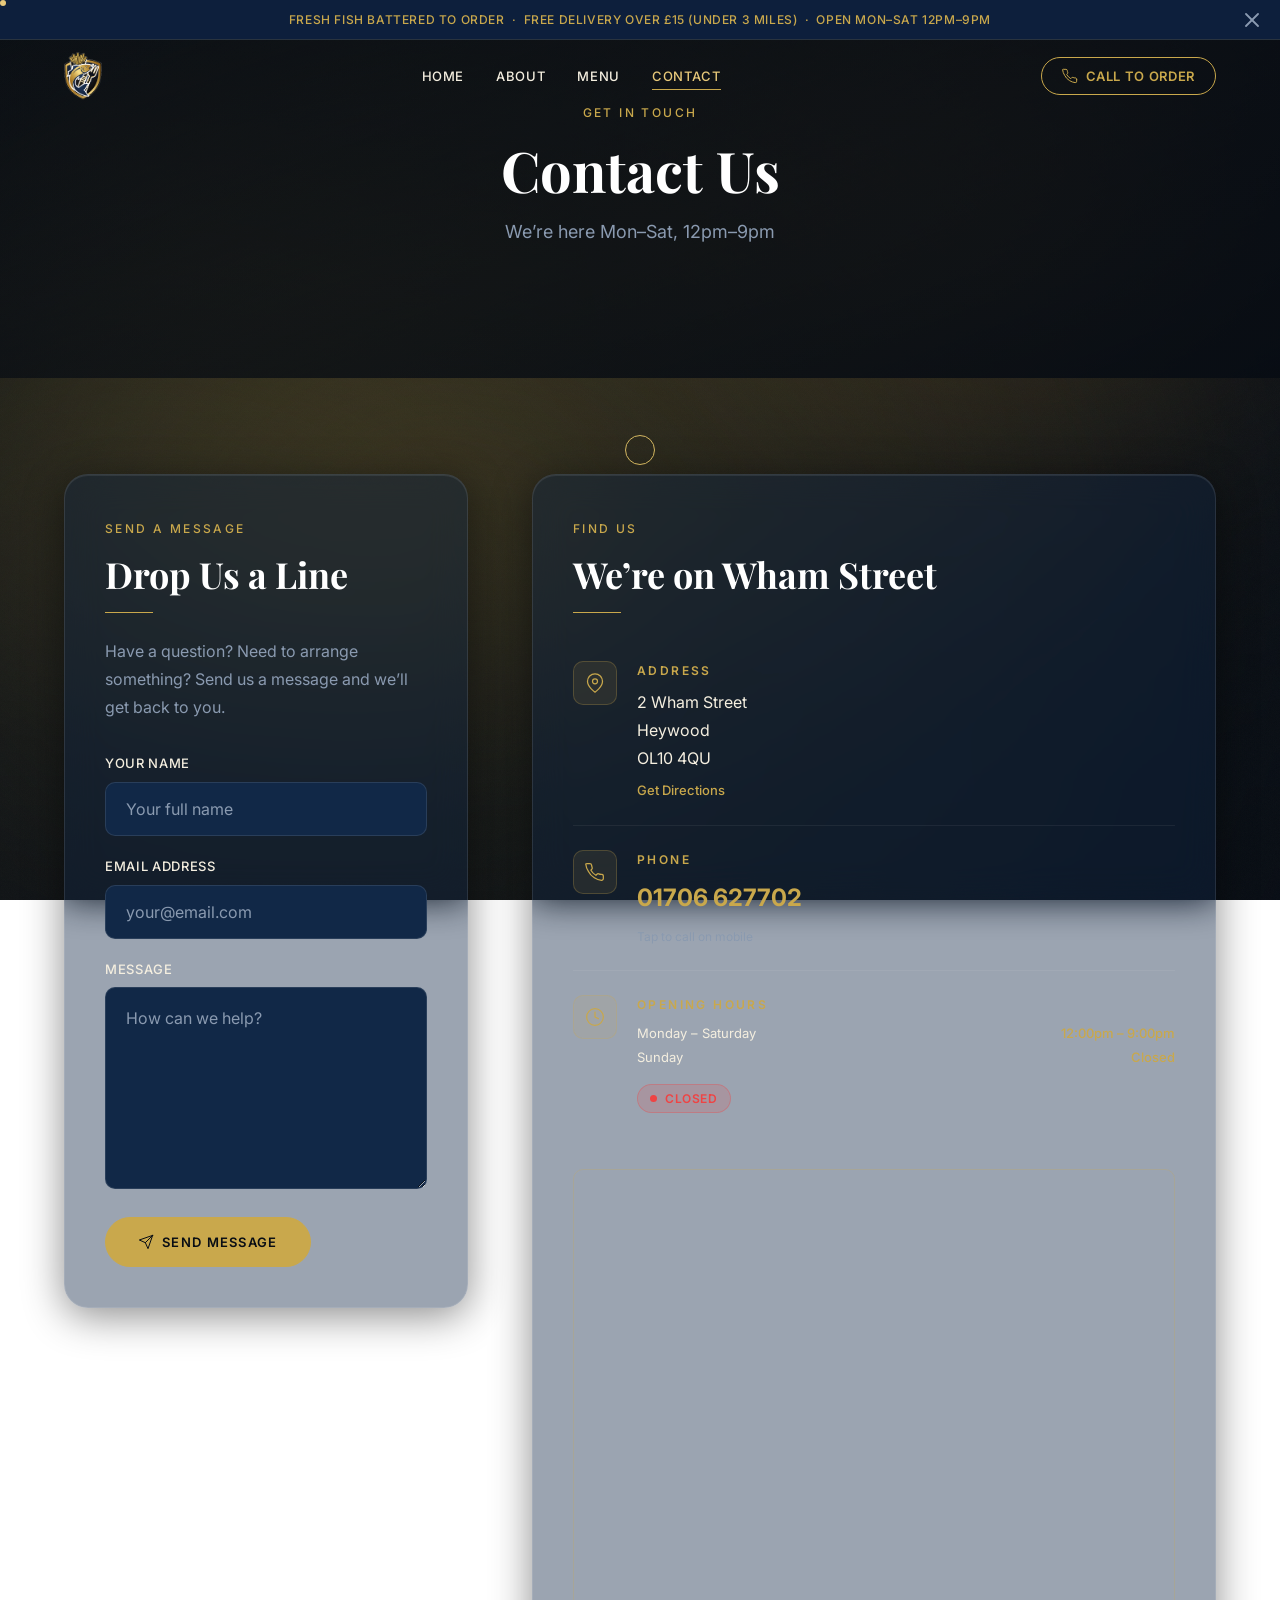
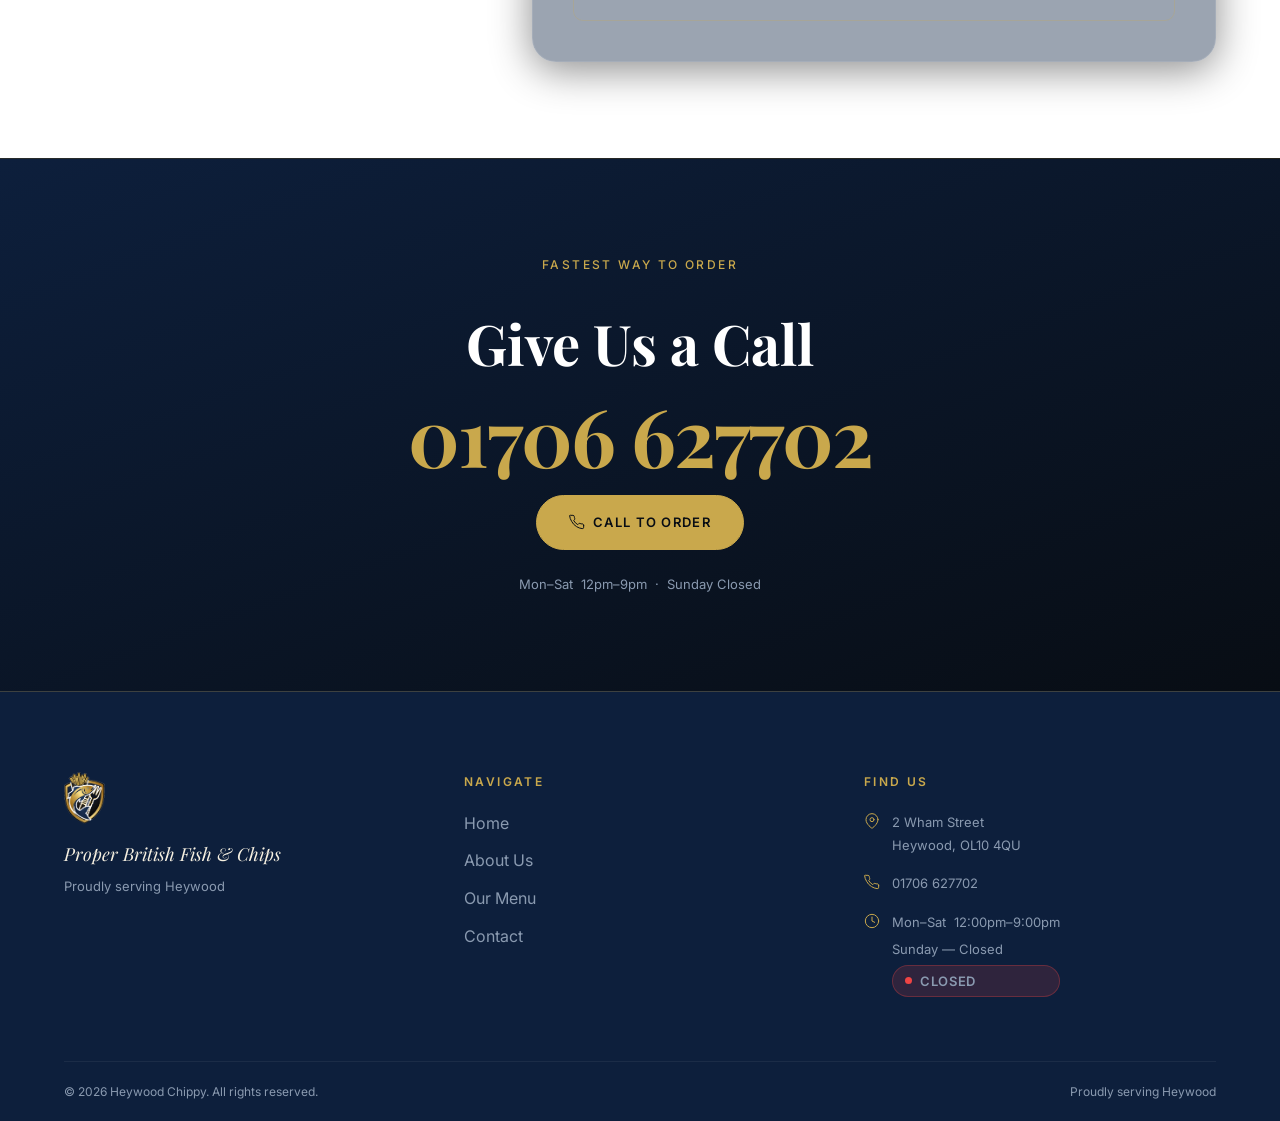
<file: contact.html>
<!DOCTYPE html>
<html lang="en">
<head>
  <meta charset="UTF-8">
  <meta name="viewport" content="width=device-width, initial-scale=1.0">
  <script>try{if(sessionStorage.getItem('hc-intro'))document.documentElement.classList.add('intro-seen');}catch(e){}</script>
  <title>Contact Us – Heywood Chippy</title>
  <meta name="description" content="2 Wham Street, Heywood OL10 4QU. Call 01706 627702. Open Mon–Sat 12pm–9pm.">
  <link rel="canonical" href="https://heywoodchippy.co.uk/contact.html">
  <link rel="icon" href="images/favicon.PNG" type="image/png">

  <meta property="og:type" content="website">
  <meta property="og:site_name" content="Heywood Chippy">
  <meta property="og:title" content="Contact Us – Heywood Chippy">
  <meta property="og:description" content="2 Wham Street, Heywood OL10 4QU. Call 01706 627702. Open Mon–Sat 12pm–9pm.">
  <meta property="og:image" content="https://heywoodchippy.co.uk/images/og-image.jpg">
  <meta name="twitter:card" content="summary_large_image">

  <link rel="preconnect" href="https://images.unsplash.com">
  <link rel="stylesheet" href="css/design-system.css">
  <link rel="stylesheet" href="css/global.css">
  <link rel="stylesheet" href="css/contact.css">
  <link rel="stylesheet" href="css/effects.css">

  <script type="application/ld+json">
  {
    "@context": "https://schema.org",
    "@type": "FastFoodRestaurant",
    "name": "Heywood Chippy",
    "address": {
      "@type": "PostalAddress",
      "streetAddress": "2 Wham Street",
      "addressLocality": "Heywood",
      "addressRegion": "Greater Manchester",
      "postalCode": "OL10 4QU",
      "addressCountry": "GB"
    },
    "geo": { "@type": "GeoCoordinates", "latitude": 53.5908, "longitude": -2.2185 },
    "telephone": "+441706627702",
    "openingHoursSpecification": [{
      "@type": "OpeningHoursSpecification",
      "dayOfWeek": ["Monday","Tuesday","Wednesday","Thursday","Friday","Saturday"],
      "opens": "12:00",
      "closes": "21:00"
    }],
    "servesCuisine": ["British","Fish and Chips"],
    "priceRange": "£",
    "url": "https://heywoodchippy.co.uk"
  }
  </script>
</head>
<body>

<!-- Animated aurora mesh background -->
<div class="aurora-stage" aria-hidden="true">
  <div class="aurora"></div>
  <div class="aurora aurora--2"></div>
</div>
<div class="aurora-veil" aria-hidden="true"></div>

<!-- One-time intro (plays once per browser session) -->
<div class="intro-loader" aria-hidden="true">
  <div class="intro-loader__inner">
    <img class="intro-loader__logo" src="images/Adobe Express - file.png" alt="">
    <span class="intro-loader__line"></span>
    <span class="intro-loader__text">Heywood Chippy</span>
  </div>
</div>

<!-- SVG Sprite -->
<svg class="svg-sprite" xmlns="http://www.w3.org/2000/svg" aria-hidden="true">
  <defs>
    <symbol id="icon-fish" viewBox="0 0 24 24" fill="none" stroke="currentColor" stroke-width="1.5" stroke-linecap="round" stroke-linejoin="round">
      <path d="M20.5 12c0 0-2.5-6-8.5-6C5.5 6 2 12 2 12s3.5 6 10 6c6 0 8.5-6 8.5-6z"/>
      <circle cx="16" cy="12" r="1.2" fill="currentColor" stroke="none"/>
      <path d="M20.5 12l2-3M20.5 12l2 3"/>
    </symbol>
    <symbol id="icon-phone" viewBox="0 0 24 24" fill="none" stroke="currentColor" stroke-width="1.5" stroke-linecap="round" stroke-linejoin="round">
      <path d="M22 16.92v3a2 2 0 01-2.18 2 19.79 19.79 0 01-8.63-3.07A19.5 19.5 0 013.95 11a19.79 19.79 0 01-3.07-8.67A2 2 0 012.88 2h3a2 2 0 012 1.72 12.84 12.84 0 00.7 2.81 2 2 0 01-.45 2.11L7.09 9.91a16 16 0 006 6l1.27-1.27a2 2 0 012.11-.45 12.84 12.84 0 002.81.7A2 2 0 0122 16.92z"/>
    </symbol>
    <symbol id="icon-clock" viewBox="0 0 24 24" fill="none" stroke="currentColor" stroke-width="1.5" stroke-linecap="round" stroke-linejoin="round">
      <circle cx="12" cy="12" r="10"/>
      <polyline points="12 6 12 12 16 14"/>
    </symbol>
    <symbol id="icon-pin" viewBox="0 0 24 24" fill="none" stroke="currentColor" stroke-width="1.5" stroke-linecap="round" stroke-linejoin="round">
      <path d="M21 10c0 7-9 13-9 13s-9-6-9-13a9 9 0 0118 0z"/>
      <circle cx="12" cy="10" r="3"/>
    </symbol>
    <symbol id="icon-star" viewBox="0 0 24 24" fill="currentColor" stroke="currentColor" stroke-width="0">
      <polygon points="12 2 15.09 8.26 22 9.27 17 14.14 18.18 21.02 12 17.77 5.82 21.02 7 14.14 2 9.27 8.91 8.26 12 2"/>
    </symbol>
    <symbol id="icon-flame" viewBox="0 0 24 24" fill="none" stroke="currentColor" stroke-width="1.5" stroke-linecap="round" stroke-linejoin="round">
      <path d="M8.5 14.5A2.5 2.5 0 0011 17c0 1.66-1 3-3 3-2 0-3-1.34-3-3 0-1.5.75-2.6 1.5-3.5.5-.6 1-1.5 1-2.5V9c0 0 1 1.5 1 3zM17 9c0 4-2 6-5 8 0-2 1-3 1-5 0-1.5-.5-3-2-4 1 0 3 .5 4 1.5.5.5 2 .5 2 1V9z"/>
    </symbol>
    <symbol id="icon-chevron-down" viewBox="0 0 24 24" fill="none" stroke="currentColor" stroke-width="1.5" stroke-linecap="round" stroke-linejoin="round">
      <polyline points="6 9 12 15 18 9"/>
    </symbol>
    <symbol id="icon-arrow-right" viewBox="0 0 24 24" fill="none" stroke="currentColor" stroke-width="1.5" stroke-linecap="round" stroke-linejoin="round">
      <line x1="5" y1="12" x2="19" y2="12"/>
      <polyline points="12 5 19 12 12 19"/>
    </symbol>
    <symbol id="icon-check" viewBox="0 0 24 24" fill="none" stroke="currentColor" stroke-width="2" stroke-linecap="round" stroke-linejoin="round">
      <polyline points="20 6 9 17 4 12"/>
    </symbol>
    <symbol id="icon-send" viewBox="0 0 24 24" fill="none" stroke="currentColor" stroke-width="1.5" stroke-linecap="round" stroke-linejoin="round">
      <line x1="22" y1="2" x2="11" y2="13"/>
      <polygon points="22 2 15 22 11 13 2 9 22 2"/>
    </symbol>
  </defs>
</svg>

<!-- Scroll Progress -->
<div class="scroll-progress" aria-hidden="true"></div>

<!-- Announcement Bar -->
<div class="announcement-bar" role="banner">
  <p class="announcement-bar__text">
    Fresh Fish Battered to Order &nbsp;&middot;&nbsp; Free Delivery Over £15 (Under 3 Miles) &nbsp;&middot;&nbsp; Open Mon–Sat 12pm–9pm
  </p>
  <button class="announcement-bar__dismiss" aria-label="Dismiss announcement">
    <svg width="14" height="14" viewBox="0 0 14 14" fill="none" stroke="currentColor" stroke-width="1.8" stroke-linecap="round" aria-hidden="true">
      <line x1="1" y1="1" x2="13" y2="13"/><line x1="13" y1="1" x2="1" y2="13"/>
    </svg>
  </button>
</div>

<!-- Navigation -->
<nav class="site-nav bar-visible" role="navigation" aria-label="Main navigation">
  <div class="nav-inner">
    <a href="index.html" class="nav-logo" aria-label="Heywood Chippy home">
      <img src="images/Adobe Express - file.png" alt="Heywood Chippy" width="120" height="48">
    </a>
    <ul class="nav-links" role="list">
      <li><a href="index.html">Home</a></li>
      <li><a href="about.html">About</a></li>
      <li><a href="menu.html">Menu</a></li>
      <li><a href="contact.html" class="active">Contact</a></li>
    </ul>
    <a href="tel:01706627702" class="nav-cta phone-link" aria-label="Call Heywood Chippy on 01706 627702">
      <svg aria-hidden="true"><use href="#icon-phone"/></svg>
      Call to Order
    </a>
    <div class="nav-mobile-wrap">
      <button class="hamburger" aria-label="Open menu" aria-expanded="false">
        <span></span><span></span><span></span>
      </button>
      <nav class="mobile-nav-bubble" aria-label="Mobile navigation">
        <a href="index.html">Home</a>
        <a href="about.html">About</a>
        <a href="menu.html">Menu</a>
        <a href="contact.html" class="active">Contact</a>
      </nav>
    </div>
  </div>
</nav>

<!-- ═══════════════════════════════════════════════════════
     PAGE HERO
═══════════════════════════════════════════════════════ -->
<section class="page-hero contact-hero" style="height: 42vh; min-height: 300px;" aria-label="Contact page hero">
  <!-- &&& IMAGE 9 · CONTACT PAGE HERO BACKGROUND · subject: golden chips / fish & chips (heavy overlay applied) · size: 1600×600 (wide banner, landscape). To change: replace the photo ID in url() below. Pick from https://unsplash.com/s/photos/fish-and-chips -->
  <div class="page-hero__bg" style="background-image: url('https://images.unsplash.com/photo-1707773726979-4b87cd1c838a?w=1600&q=80&auto=format&fit=crop');" role="img" aria-label="Golden chips"></div>
  <div class="page-hero__overlay" aria-hidden="true"></div>
  <div class="page-hero__content">
    <p class="page-hero__eyebrow">Get in Touch</p>
    <h1 class="page-hero__title">Contact Us</h1>
    <p class="page-hero__sub">We&rsquo;re here Mon–Sat, 12pm–9pm</p>
  </div>
</section>

<!-- ═══════════════════════════════════════════════════════
     CONTACT MAIN — TWO COLUMN
═══════════════════════════════════════════════════════ -->
<section class="contact-main" aria-label="Contact form and information">
  <div class="container">
    <div class="contact-grid">

      <!-- LEFT: Form -->
      <div class="contact-form-col" data-reveal>
        <p class="section-eyebrow">Send a Message</p>
        <h2 class="contact-col-title">Drop Us a Line</h2>
        <span class="gold-line"></span>
        <p class="contact-col-sub">Have a question? Need to arrange something? Send us a message and we&rsquo;ll get back to you.</p>

        <!-- OWNER: replace YOUR_FORM_ID with your Formspree form ID -->
        <form
          class="contact-form"
          id="contact-form"
          action="https://formspree.io/f/xqewrknq"
          method="POST"
          novalidate
          aria-label="Contact form"
        >
          <div class="form-group">
            <label for="contact-name" class="form-label">Your Name</label>
            <input
              type="text"
              id="contact-name"
              name="name"
              class="form-input"
              placeholder="Your full name"
              required
              autocomplete="name"
            >
          </div>

          <div class="form-group">
            <label for="contact-email" class="form-label">Email Address</label>
            <input
              type="email"
              id="contact-email"
              name="email"
              class="form-input"
              placeholder="your@email.com"
              required
              autocomplete="email"
            >
          </div>

          <div class="form-group">
            <label for="contact-message" class="form-label">Message</label>
            <textarea
              id="contact-message"
              name="message"
              class="form-textarea"
              placeholder="How can we help?"
              required
              rows="6"
            ></textarea>
          </div>

          <button type="submit" class="btn btn-primary contact-submit" aria-label="Send message">
            <svg aria-hidden="true"><use href="#icon-send"/></svg>
            Send Message
          </button>

          <div class="form-success" id="form-success" role="alert" aria-live="polite">
            <svg width="20" height="20" aria-hidden="true"><use href="#icon-check"/></svg>
            Message sent — we&rsquo;ll be in touch soon.
          </div>
        </form>
      </div>

      <!-- RIGHT: Info + Map -->
      <div class="contact-info-col" data-reveal data-reveal-delay="2">
        <p class="section-eyebrow">Find Us</p>
        <h2 class="contact-col-title">We&rsquo;re on Wham Street</h2>
        <span class="gold-line"></span>

        <div class="contact-info-list">

          <div class="contact-info-item">
            <div class="contact-info-icon">
              <svg aria-hidden="true"><use href="#icon-pin"/></svg>
            </div>
            <div class="contact-info-body">
              <strong class="contact-info-label">Address</strong>
              <span class="contact-info-value">
                2 Wham Street<br>
                Heywood<br>
                OL10 4QU
              </span>
              <a
                href="https://maps.app.goo.gl/NcwkvZ9t25VkTcSX9?g_st=iw"
                class="contact-info-link"
                target="_blank"
                rel="noopener noreferrer"
                aria-label="Open in Google Maps"
              >Get Directions</a>
            </div>
          </div>

          <div class="contact-info-item">
            <div class="contact-info-icon">
              <svg aria-hidden="true"><use href="#icon-phone"/></svg>
            </div>
            <div class="contact-info-body">
              <strong class="contact-info-label">Phone</strong>
              <a href="tel:01706627702" class="contact-info-value contact-info-value--large phone-link" aria-label="Call 01706 627702">
                01706 627702
              </a>
              <span class="contact-info-note">Tap to call on mobile</span>
            </div>
          </div>

          <div class="contact-info-item">
            <div class="contact-info-icon">
              <svg aria-hidden="true"><use href="#icon-clock"/></svg>
            </div>
            <div class="contact-info-body">
              <strong class="contact-info-label">Opening Hours</strong>
              <div class="hours-list">
                <div class="hours-row">
                  <span class="hours-day">Monday – Saturday</span>
                  <span class="hours-time">12:00pm – 9:00pm</span>
                </div>
                <div class="hours-row">
                  <span class="hours-day">Sunday</span>
                  <span class="hours-time">Closed</span>
                </div>
              </div>
              <div class="contact-info-badge" aria-live="polite">
                <span data-live-badge></span>
              </div>
            </div>
          </div>

        </div>

        <!-- Map embed.
             &&& MAP — to show your Google Business profile:
             OPTION A (Plus Code): paste your code into the q= below, right after "Heywood+Chippy+".
               Write the code's "+" as %2B,  e.g.  q=Heywood+Chippy+9C5WMP6X%2B8R
             OPTION B (best, full business card): Google Maps → search "Heywood Chippy" → open your
               listing → Share → "Embed a map" → Copy HTML, then replace the whole src="..." below. -->
        <div class="map-wrap" style="margin-top: var(--sp-8);">
          <iframe src="https://www.google.com/maps/embed?pb=!1m18!1m12!1m3!1d1896.2584663275402!2d-2.2400681497215604!3d53.59327298518563!2m3!1f0!2f0!3f0!3m2!1i1024!2i768!4f13.1!3m3!1m2!1s0x487bbb714a0a74b5%3A0xc3d48e90153ae8f!2sHeywood%20Chippy!5e1!3m2!1sen!2sus!4v1781700416038!5m2!1sen!2sus" width="600" height="450" style="border:0;" allowfullscreen="" loading="lazy" referrerpolicy="no-referrer-when-downgrade"></iframe>
        </div>

      </div>

    </div>
  </div>
</section>

<!-- ═══════════════════════════════════════════════════════
     CALL TO ORDER CTA
═══════════════════════════════════════════════════════ -->
<section class="contact-cta" aria-label="Call to order">
  <div class="container">
    <div class="contact-cta__inner" data-reveal>
      <p class="section-eyebrow">Fastest Way to Order</p>
      <h2 class="contact-cta__title">Give Us a Call</h2>
      <a href="tel:01706627702" class="contact-cta__phone phone-link" aria-label="Call 01706 627702">
        01706 627702
      </a>
      <a href="tel:01706627702" class="btn btn-primary phone-link" aria-label="Call to order now">
        <svg aria-hidden="true"><use href="#icon-phone"/></svg>
        Call to Order
      </a>
      <p class="contact-cta__note">Mon–Sat &nbsp;12pm–9pm &nbsp;&middot;&nbsp; Sunday Closed</p>
    </div>
  </div>
</section>

<!-- ═══════════════════════════════════════════════════════
     FOOTER
═══════════════════════════════════════════════════════ -->
<footer class="site-footer" role="contentinfo">
  <div class="container">
    <div class="footer-grid">
      <div class="footer-col">
        <a href="index.html" class="footer-logo" aria-label="Heywood Chippy home">
          <img src="images/Adobe Express - file.png" alt="Heywood Chippy" width="110" height="44" loading="lazy">
        </a>
        <p class="footer-tagline">Proper British Fish &amp; Chips</p>
        <p class="footer-sub">Proudly serving Heywood</p>
      </div>
      <div class="footer-col">
        <p class="footer-col-title">Navigate</p>
        <nav class="footer-nav" aria-label="Footer navigation">
          <a href="index.html">Home</a>
          <a href="about.html">About Us</a>
          <a href="menu.html">Our Menu</a>
          <a href="contact.html">Contact</a>
        </nav>
      </div>
      <div class="footer-col">
        <p class="footer-col-title">Find Us</p>
        <div class="footer-info">
          <div class="footer-info-row">
            <svg aria-hidden="true" width="16" height="16"><use href="#icon-pin"/></svg>
            <span>2 Wham Street<br>Heywood, OL10 4QU</span>
          </div>
          <div class="footer-info-row">
            <svg aria-hidden="true" width="16" height="16"><use href="#icon-phone"/></svg>
            <a href="tel:01706627702" class="phone-link">01706 627702</a>
          </div>
          <div class="footer-info-row">
            <svg aria-hidden="true" width="16" height="16"><use href="#icon-clock"/></svg>
            <div class="footer-hours">
              <span>Mon–Sat &nbsp;12:00pm–9:00pm</span>
              <span>Sunday — Closed</span>
              <span data-live-badge aria-live="polite"></span>
            </div>
          </div>
        </div>
      </div>
    </div>
    <div class="footer-bottom">
      <span>&copy; <span id="footer-year"></span> Heywood Chippy. All rights reserved.</span>
      <span>Proudly serving Heywood</span>
    </div>
  </div>
</footer>

<!-- Mobile CTA Bar -->
<div class="mobile-cta-bar" role="complementary" aria-label="Call to order">
  <a href="tel:01706627702" class="mobile-cta-btn phone-link" aria-label="Call Heywood Chippy on 01706 627702">
    <span class="mobile-cta-pulse" aria-hidden="true"><i></i></span>
    <svg aria-hidden="true"><use href="#icon-phone"/></svg>
    Call to Order &nbsp;&middot;&nbsp; 01706 627702
  </a>
</div>

<!-- Desktop floating call button -->
<a href="tel:01706627702" class="call-fab phone-link" aria-label="Call Heywood Chippy on 01706 627702">
  <span class="call-fab__ring" aria-hidden="true"></span>
  <svg aria-hidden="true"><use href="#icon-phone"/></svg>
  Call to Order
</a>

<script src="js/global.js" defer></script>
<script src="js/effects.js" defer></script>
<script>
  document.getElementById('footer-year').textContent = new Date().getFullYear();

  /* Contact form — no-reload submit */
  const form    = document.getElementById('contact-form');
  const success = document.getElementById('form-success');
  const submit  = form && form.querySelector('.contact-submit');

  if (form) {
    form.addEventListener('submit', async (e) => {
      e.preventDefault();
      if (!submit) return;

      submit.disabled = true;
      submit.textContent = 'Sending…';

      try {
        const data = new FormData(form);
        const res  = await fetch(form.action, {
          method: 'POST',
          body: data,
          headers: { 'Accept': 'application/json' }
        });

        if (res.ok) {
          form.reset();
          success && success.classList.add('is-visible');
          success && success.scrollIntoView({ behavior: 'smooth', block: 'nearest' });
        } else {
          submit.disabled = false;
          submit.innerHTML = '<svg aria-hidden="true"><use href="#icon-send"/></svg> Try Again';
        }
      } catch {
        submit.disabled = false;
        submit.innerHTML = '<svg aria-hidden="true"><use href="#icon-send"/></svg> Try Again';
      }
    });
  }
</script>
</body>
</html>
</file>
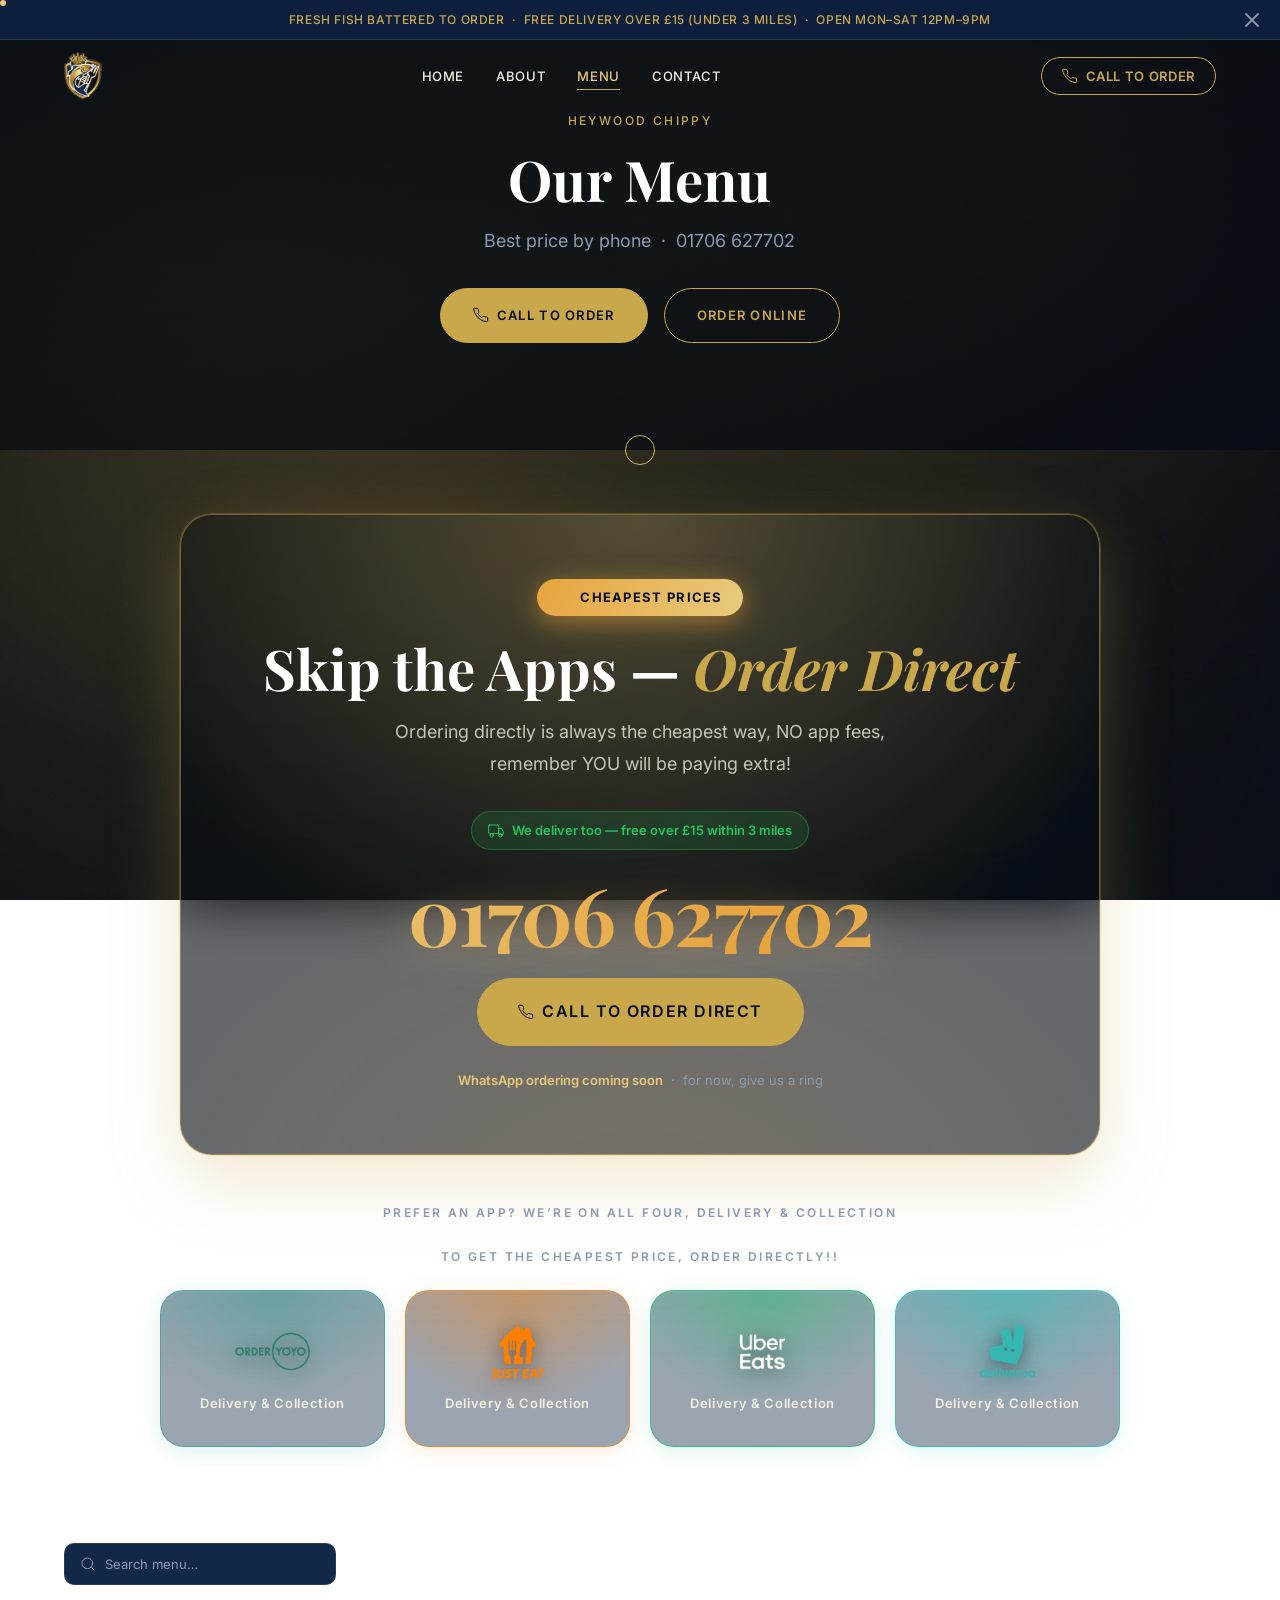
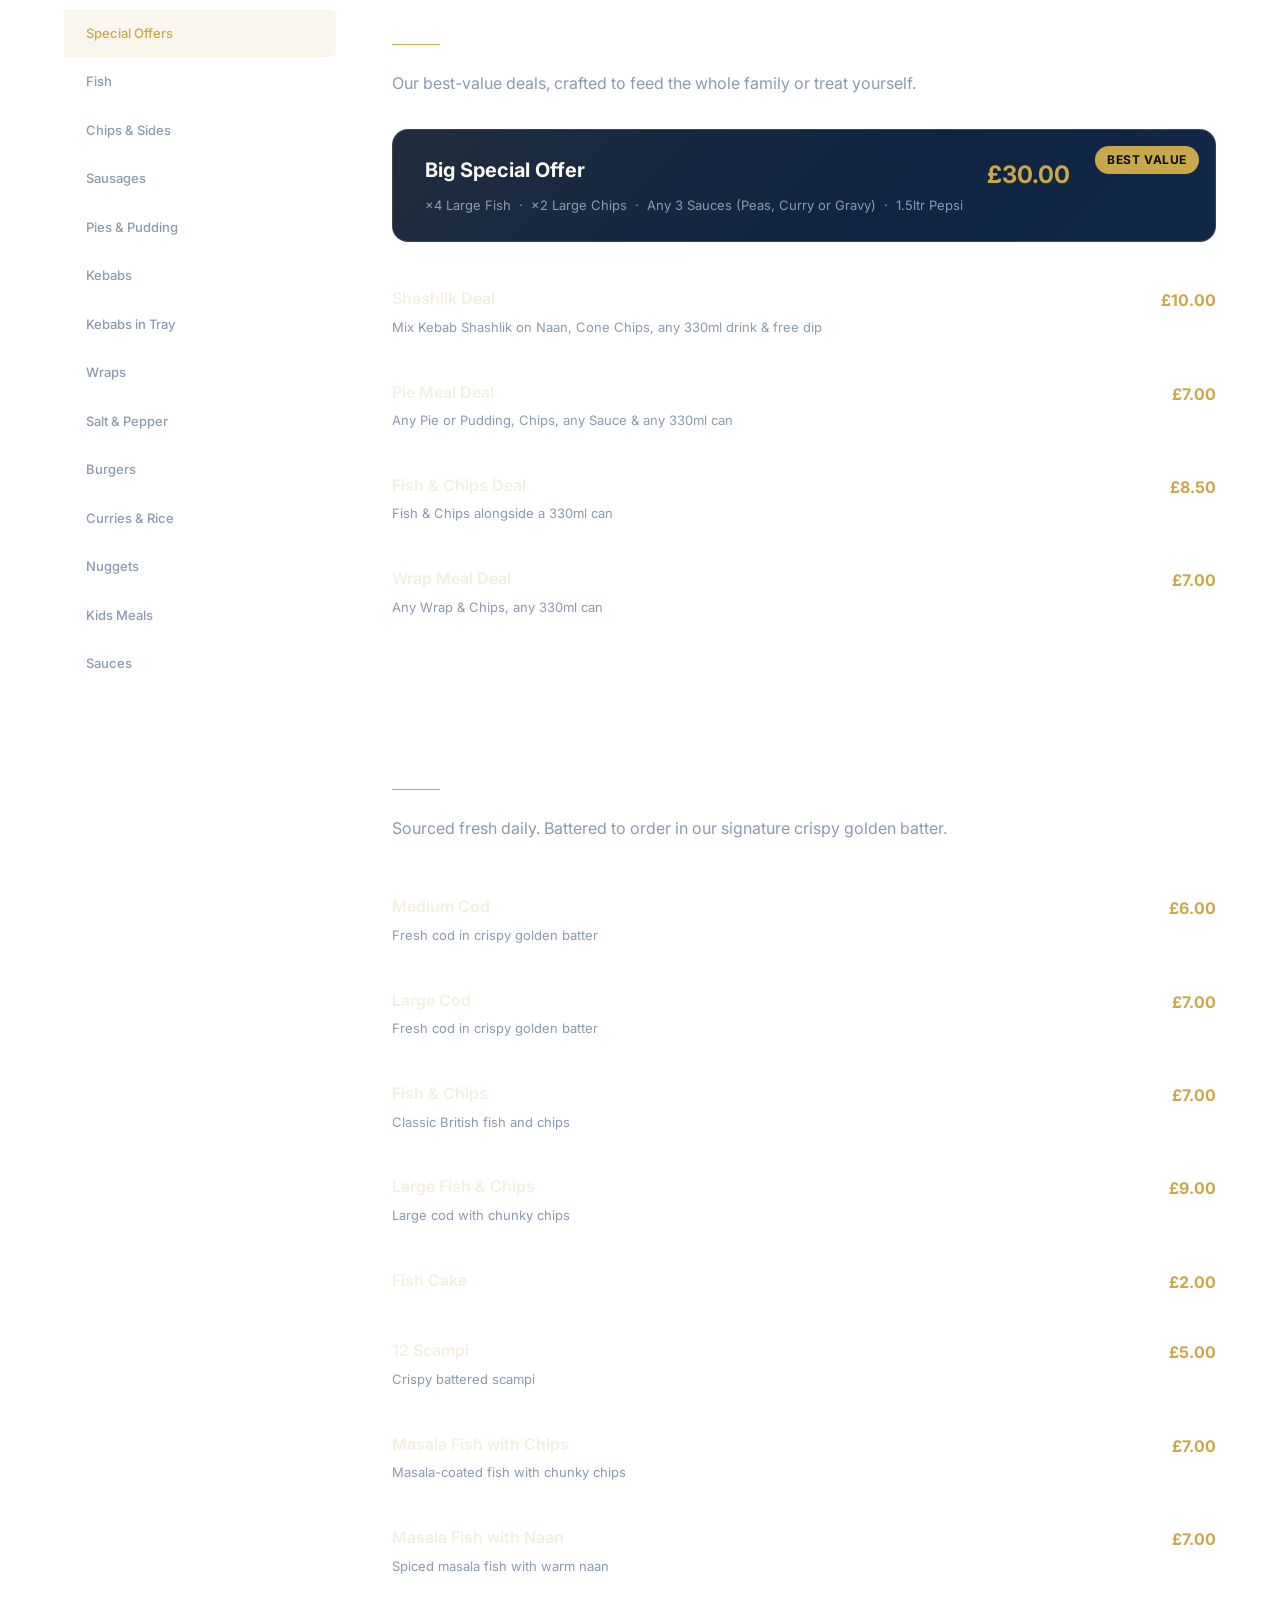
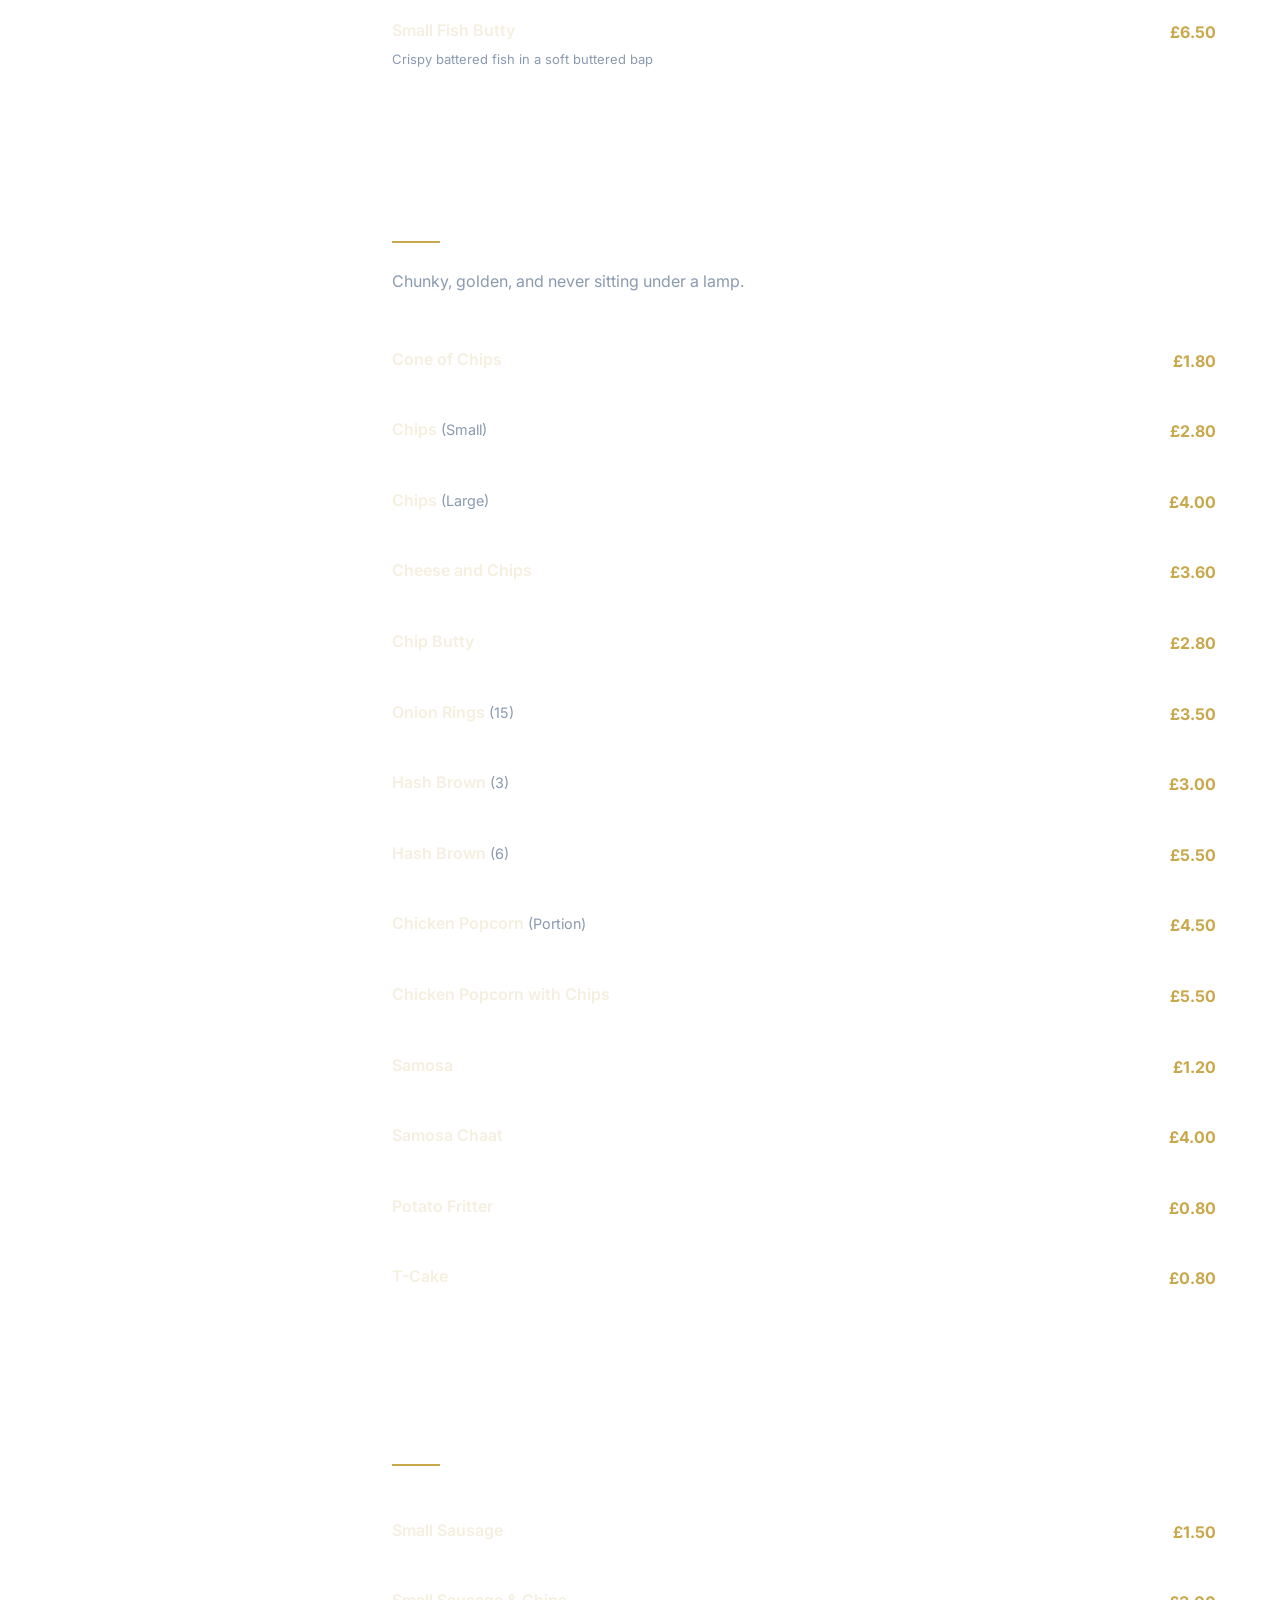
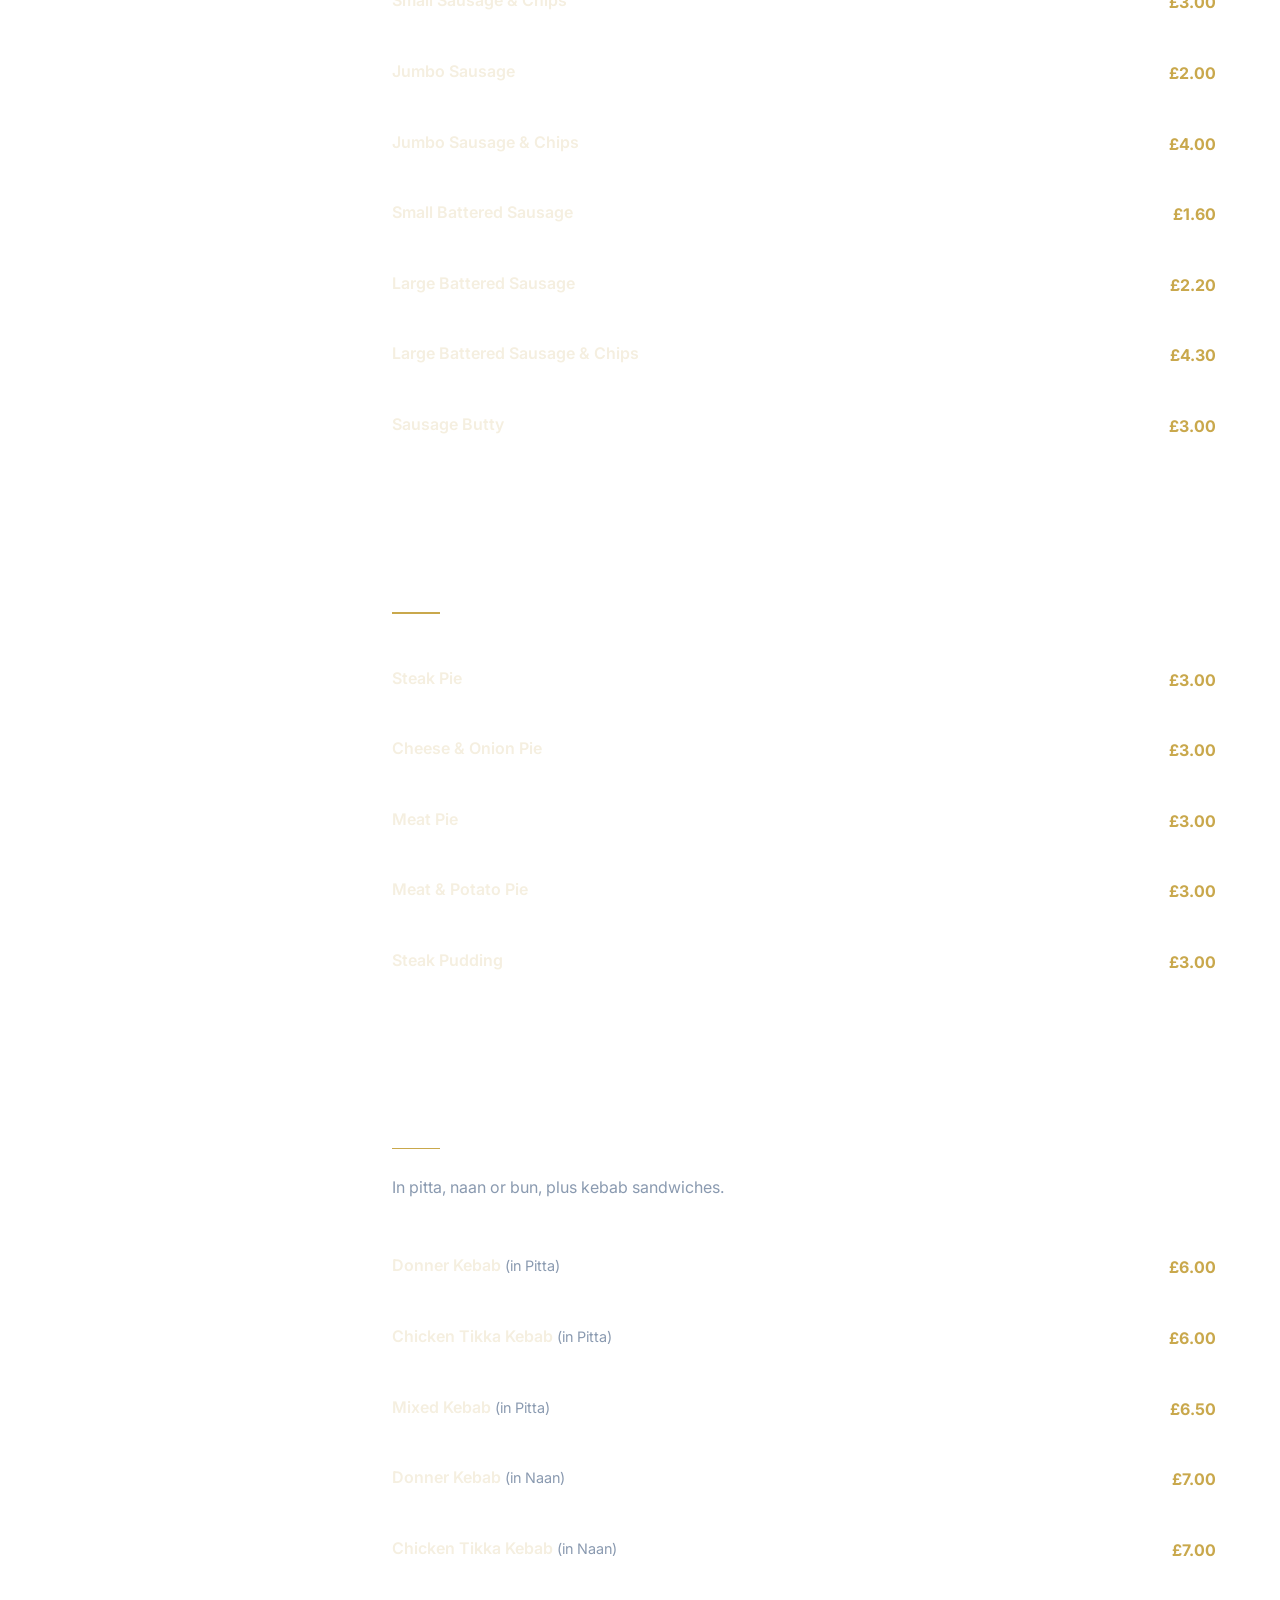
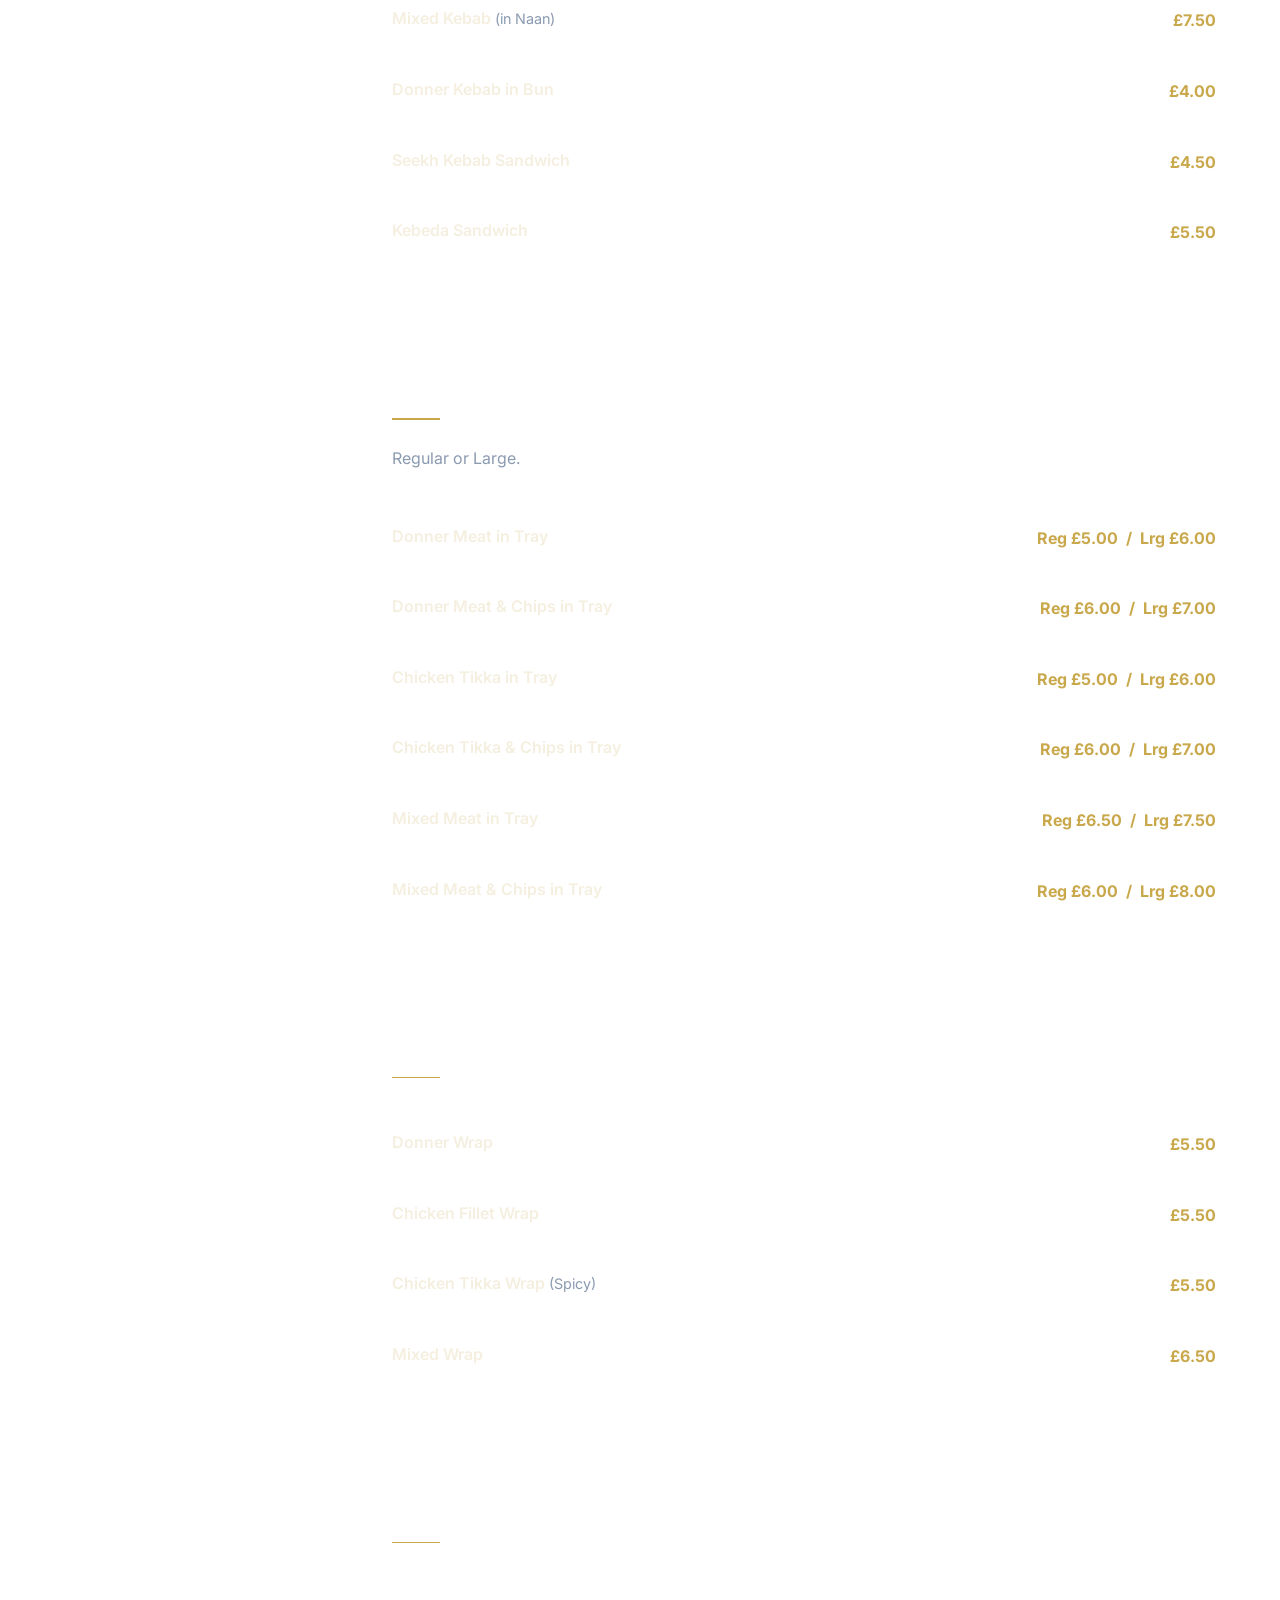
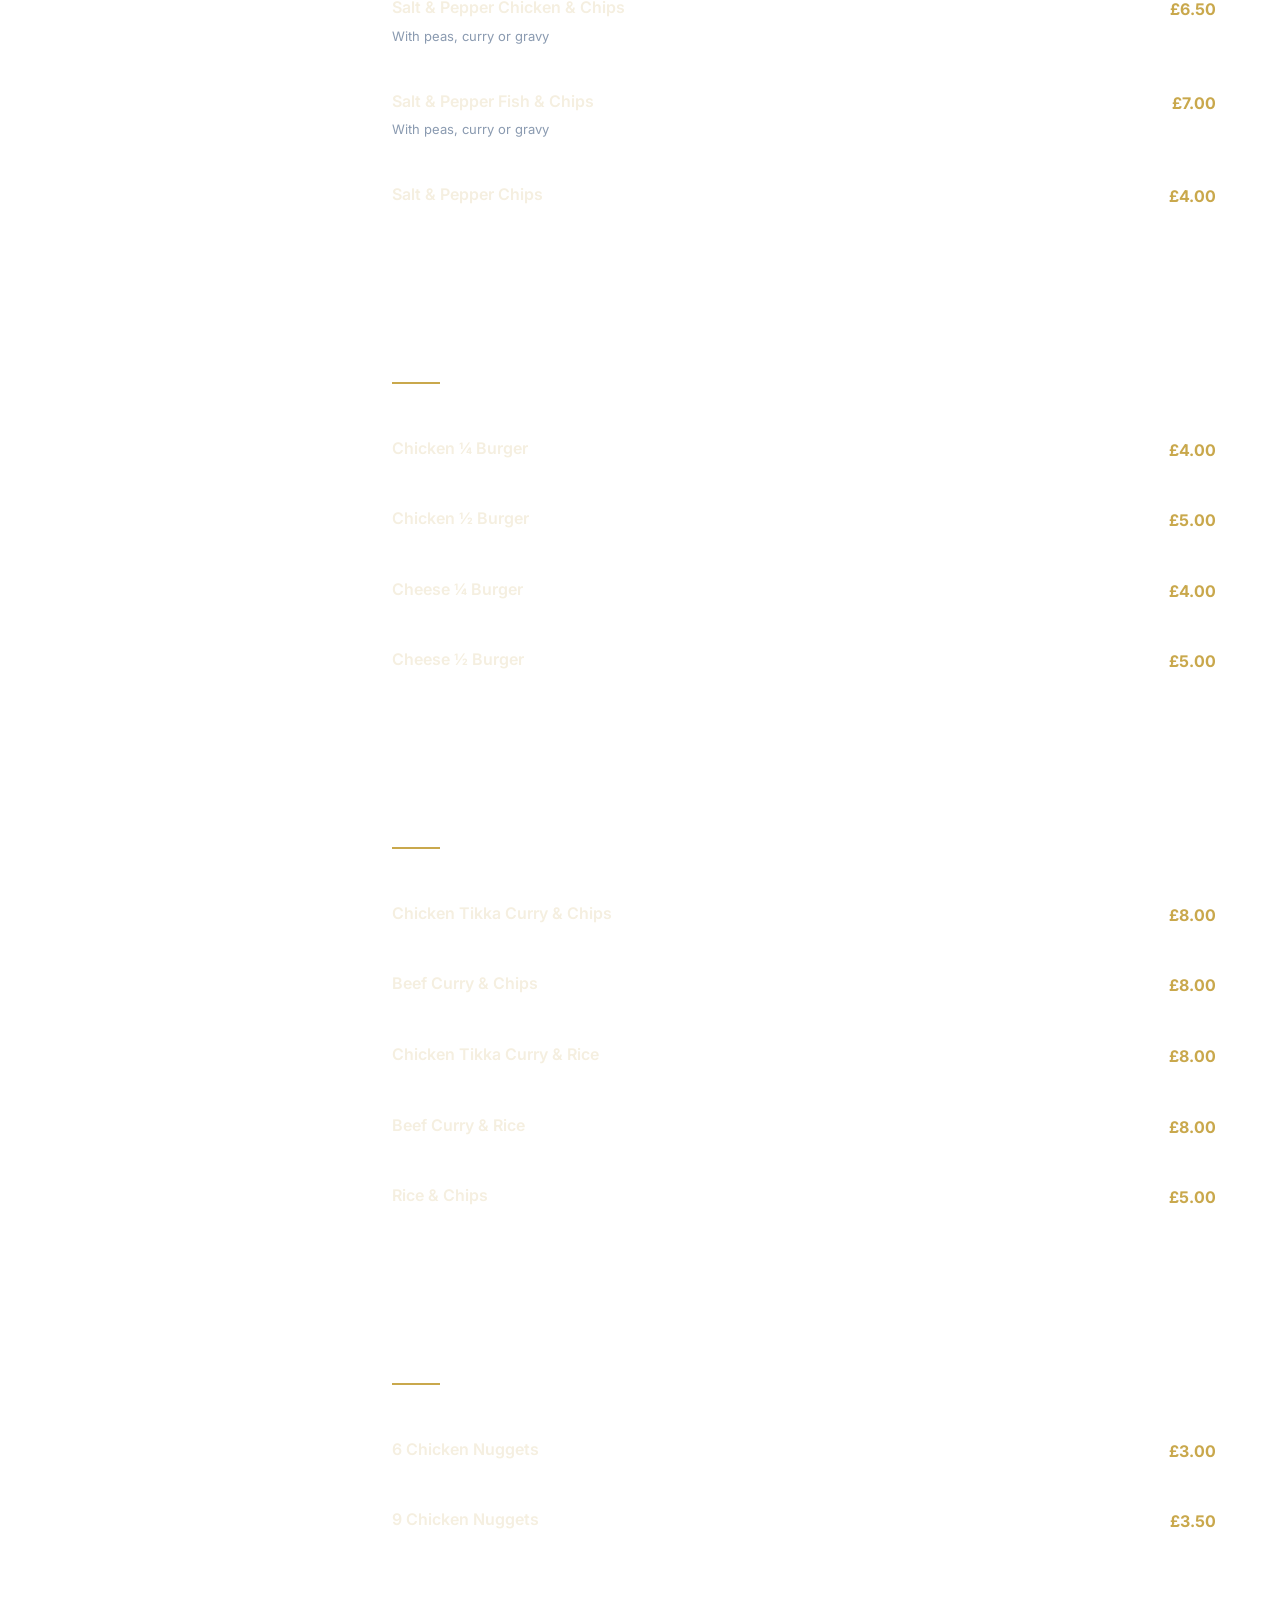
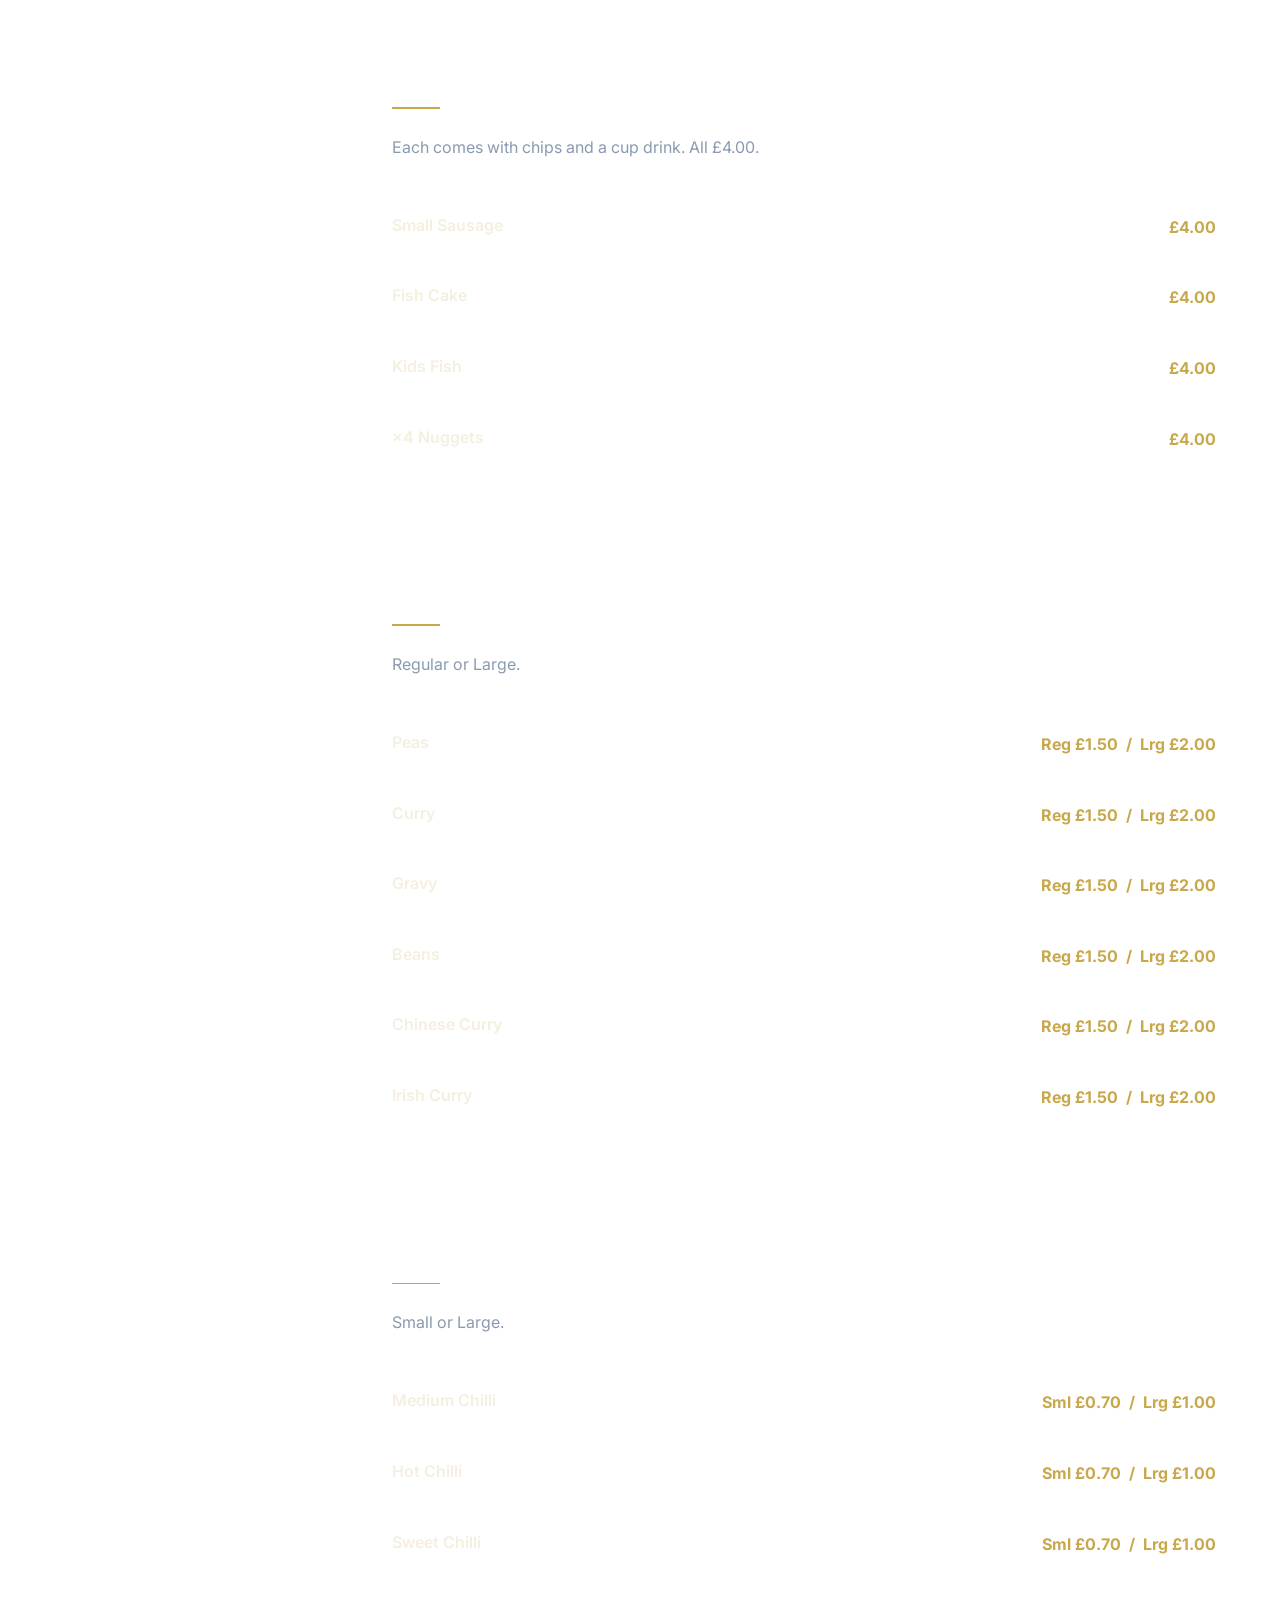
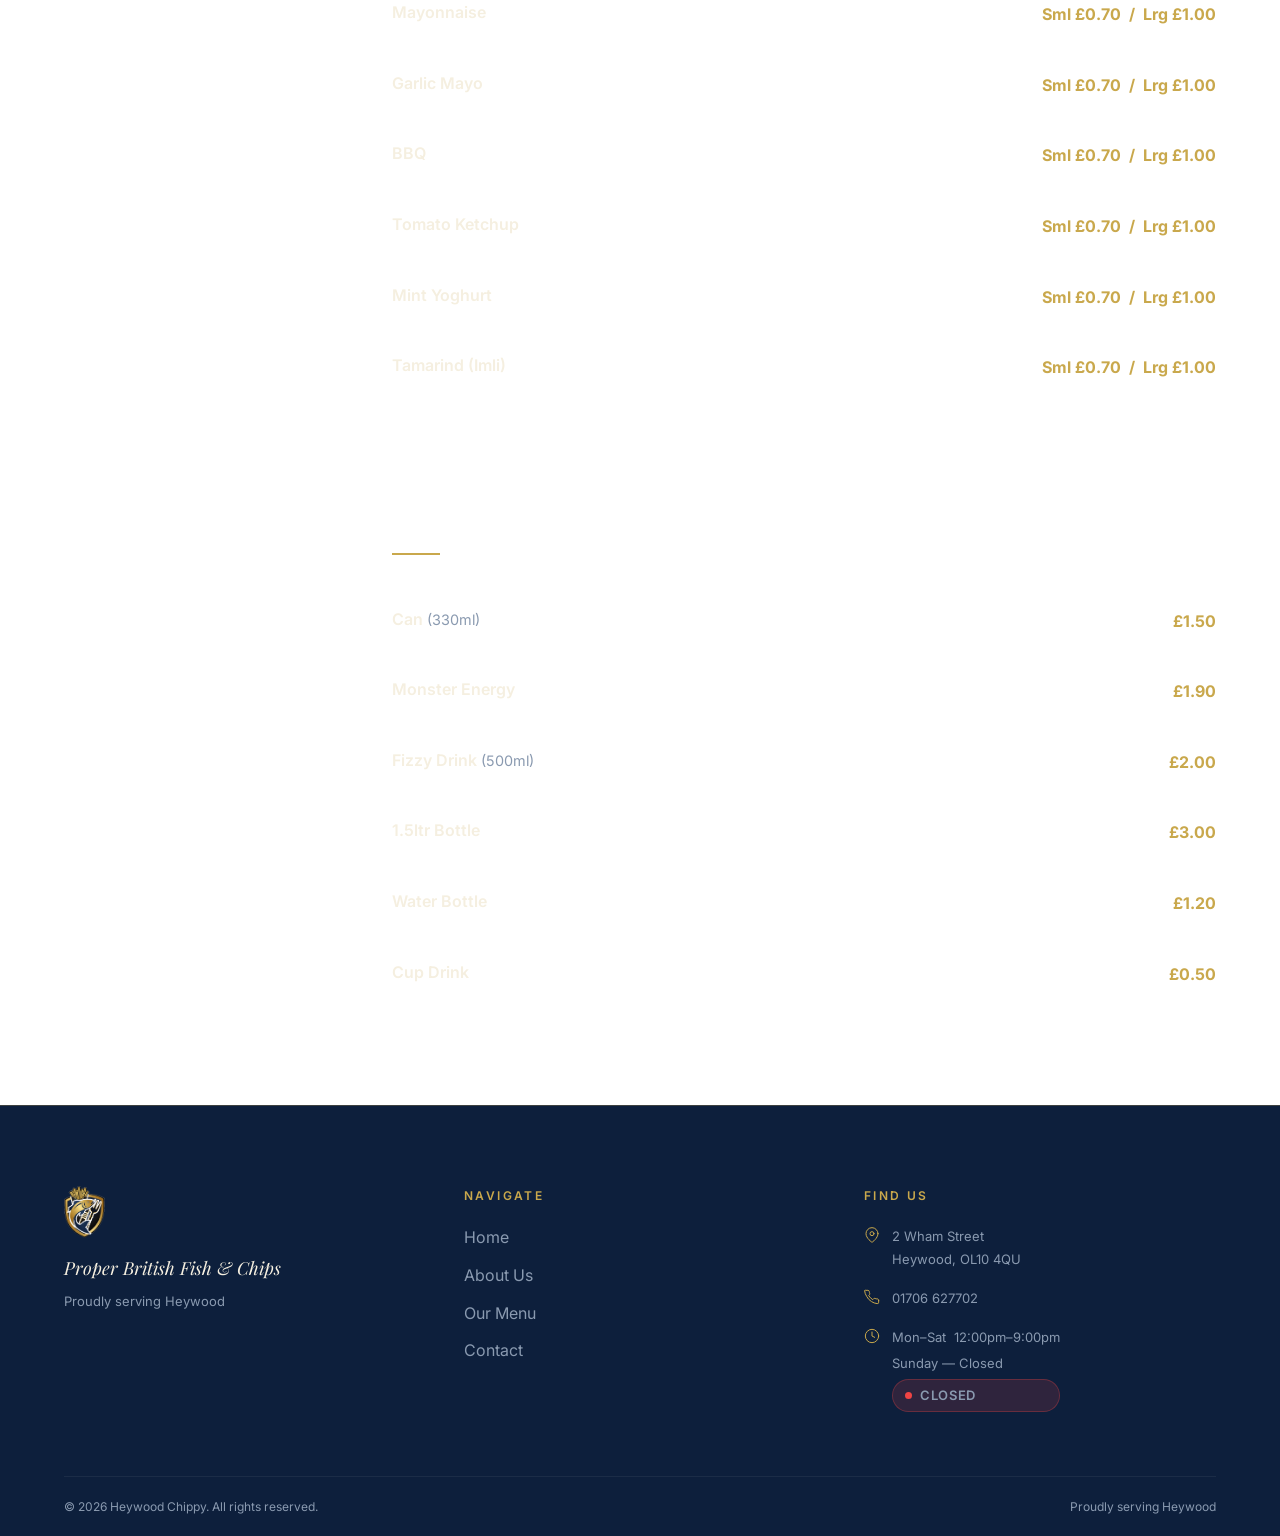
<file: menu.html>
<!DOCTYPE html>
<html lang="en">
<head>
  <meta charset="UTF-8">
  <meta name="viewport" content="width=device-width, initial-scale=1.0">
  <script>try{if(sessionStorage.getItem('hc-intro'))document.documentElement.classList.add('intro-seen');}catch(e){}</script>
  <title>Our Menu – Heywood Chippy</title>
  <meta name="description" content="Full menu with prices. Fish, chips, pies, kebabs, curries, burgers, kids meals and more. Phone orders: 01706 627702.">
  <link rel="canonical" href="https://heywoodchippy.co.uk/menu.html">
  <link rel="icon" href="images/favicon.PNG" type="image/png">

  <meta property="og:type" content="website">
  <meta property="og:site_name" content="Heywood Chippy">
  <meta property="og:title" content="Our Menu – Heywood Chippy">
  <meta property="og:description" content="Full menu with prices. Fish, chips, pies, kebabs, curries, burgers, kids meals and more.">
  <meta property="og:image" content="https://heywoodchippy.co.uk/images/og-image.jpg">
  <meta name="twitter:card" content="summary_large_image">

  <link rel="preconnect" href="https://images.unsplash.com">
  <link rel="stylesheet" href="css/design-system.css">
  <link rel="stylesheet" href="css/global.css">
  <link rel="stylesheet" href="css/menu.css">
  <link rel="stylesheet" href="css/effects.css">

  <script type="application/ld+json">
  {
    "@context": "https://schema.org",
    "@type": "FastFoodRestaurant",
    "name": "Heywood Chippy",
    "address": {
      "@type": "PostalAddress",
      "streetAddress": "2 Wham Street",
      "addressLocality": "Heywood",
      "addressRegion": "Greater Manchester",
      "postalCode": "OL10 4QU",
      "addressCountry": "GB"
    },
    "geo": { "@type": "GeoCoordinates", "latitude": 53.5908, "longitude": -2.2185 },
    "telephone": "+441706627702",
    "openingHoursSpecification": [{
      "@type": "OpeningHoursSpecification",
      "dayOfWeek": ["Monday","Tuesday","Wednesday","Thursday","Friday","Saturday"],
      "opens": "12:00",
      "closes": "21:00"
    }],
    "servesCuisine": ["British","Fish and Chips"],
    "priceRange": "£",
    "url": "https://heywoodchippy.co.uk"
  }
  </script>
</head>
<body>

<!-- Animated aurora mesh background -->
<div class="aurora-stage" aria-hidden="true">
  <div class="aurora"></div>
  <div class="aurora aurora--2"></div>
</div>
<div class="aurora-veil" aria-hidden="true"></div>

<!-- One-time intro (plays once per browser session) -->
<div class="intro-loader" aria-hidden="true">
  <div class="intro-loader__inner">
    <img class="intro-loader__logo" src="images/Adobe Express - file.png" alt="">
    <span class="intro-loader__line"></span>
    <span class="intro-loader__text">Heywood Chippy</span>
  </div>
</div>

<!-- SVG Sprite -->
<svg class="svg-sprite" xmlns="http://www.w3.org/2000/svg" aria-hidden="true">
  <defs>
    <symbol id="icon-fish" viewBox="0 0 24 24" fill="none" stroke="currentColor" stroke-width="1.5" stroke-linecap="round" stroke-linejoin="round">
      <path d="M20.5 12c0 0-2.5-6-8.5-6C5.5 6 2 12 2 12s3.5 6 10 6c6 0 8.5-6 8.5-6z"/>
      <circle cx="16" cy="12" r="1.2" fill="currentColor" stroke="none"/>
      <path d="M20.5 12l2-3M20.5 12l2 3"/>
    </symbol>
    <symbol id="icon-phone" viewBox="0 0 24 24" fill="none" stroke="currentColor" stroke-width="1.5" stroke-linecap="round" stroke-linejoin="round">
      <path d="M22 16.92v3a2 2 0 01-2.18 2 19.79 19.79 0 01-8.63-3.07A19.5 19.5 0 013.95 11a19.79 19.79 0 01-3.07-8.67A2 2 0 012.88 2h3a2 2 0 012 1.72 12.84 12.84 0 00.7 2.81 2 2 0 01-.45 2.11L7.09 9.91a16 16 0 006 6l1.27-1.27a2 2 0 012.11-.45 12.84 12.84 0 002.81.7A2 2 0 0122 16.92z"/>
    </symbol>
    <symbol id="icon-clock" viewBox="0 0 24 24" fill="none" stroke="currentColor" stroke-width="1.5" stroke-linecap="round" stroke-linejoin="round">
      <circle cx="12" cy="12" r="10"/>
      <polyline points="12 6 12 12 16 14"/>
    </symbol>
    <symbol id="icon-van" viewBox="0 0 24 24" fill="none" stroke="currentColor" stroke-width="1.5" stroke-linecap="round" stroke-linejoin="round">
      <rect x="1" y="3" width="15" height="13" rx="1"/>
      <path d="M16 8h4l3 5v4h-7V8z"/>
      <circle cx="5.5" cy="18.5" r="2.5"/>
      <circle cx="18.5" cy="18.5" r="2.5"/>
    </symbol>
    <symbol id="icon-pin" viewBox="0 0 24 24" fill="none" stroke="currentColor" stroke-width="1.5" stroke-linecap="round" stroke-linejoin="round">
      <path d="M21 10c0 7-9 13-9 13s-9-6-9-13a9 9 0 0118 0z"/>
      <circle cx="12" cy="10" r="3"/>
    </symbol>
    <symbol id="icon-star" viewBox="0 0 24 24" fill="currentColor" stroke="currentColor" stroke-width="0">
      <polygon points="12 2 15.09 8.26 22 9.27 17 14.14 18.18 21.02 12 17.77 5.82 21.02 7 14.14 2 9.27 8.91 8.26 12 2"/>
    </symbol>
    <symbol id="icon-flame" viewBox="0 0 24 24" fill="none" stroke="currentColor" stroke-width="1.5" stroke-linecap="round" stroke-linejoin="round">
      <path d="M8.5 14.5A2.5 2.5 0 0011 17c0 1.66-1 3-3 3-2 0-3-1.34-3-3 0-1.5.75-2.6 1.5-3.5.5-.6 1-1.5 1-2.5V9c0 0 1 1.5 1 3zM17 9c0 4-2 6-5 8 0-2 1-3 1-5 0-1.5-.5-3-2-4 1 0 3 .5 4 1.5.5.5 2 .5 2 1V9z"/>
    </symbol>
    <symbol id="icon-chevron-down" viewBox="0 0 24 24" fill="none" stroke="currentColor" stroke-width="1.5" stroke-linecap="round" stroke-linejoin="round">
      <polyline points="6 9 12 15 18 9"/>
    </symbol>
    <symbol id="icon-arrow-right" viewBox="0 0 24 24" fill="none" stroke="currentColor" stroke-width="1.5" stroke-linecap="round" stroke-linejoin="round">
      <line x1="5" y1="12" x2="19" y2="12"/>
      <polyline points="12 5 19 12 12 19"/>
    </symbol>
    <symbol id="icon-search" viewBox="0 0 24 24" fill="none" stroke="currentColor" stroke-width="1.5" stroke-linecap="round" stroke-linejoin="round">
      <circle cx="11" cy="11" r="8"/>
      <line x1="21" y1="21" x2="16.65" y2="16.65"/>
    </symbol>
  </defs>
</svg>

<!-- Scroll Progress -->
<div class="scroll-progress" aria-hidden="true"></div>

<!-- Announcement Bar -->
<div class="announcement-bar" role="banner">
  <p class="announcement-bar__text">
    Fresh Fish Battered to Order &nbsp;&middot;&nbsp; Free Delivery Over £15 (Under 3 Miles) &nbsp;&middot;&nbsp; Open Mon–Sat 12pm–9pm
  </p>
  <button class="announcement-bar__dismiss" aria-label="Dismiss announcement">
    <svg width="14" height="14" viewBox="0 0 14 14" fill="none" stroke="currentColor" stroke-width="1.8" stroke-linecap="round" aria-hidden="true">
      <line x1="1" y1="1" x2="13" y2="13"/><line x1="13" y1="1" x2="1" y2="13"/>
    </svg>
  </button>
</div>

<!-- Navigation -->
<nav class="site-nav bar-visible" role="navigation" aria-label="Main navigation">
  <div class="nav-inner">
    <a href="index.html" class="nav-logo" aria-label="Heywood Chippy home">
      <img src="images/Adobe Express - file.png" alt="Heywood Chippy" width="120" height="48">
    </a>
    <ul class="nav-links" role="list">
      <li><a href="index.html">Home</a></li>
      <li><a href="about.html">About</a></li>
      <li><a href="menu.html" class="active">Menu</a></li>
      <li><a href="contact.html">Contact</a></li>
    </ul>
    <a href="tel:01706627702" class="nav-cta phone-link" aria-label="Call Heywood Chippy on 01706 627702">
      <svg aria-hidden="true"><use href="#icon-phone"/></svg>
      Call to Order
    </a>
    <div class="nav-mobile-wrap">
      <button class="hamburger" aria-label="Open menu" aria-expanded="false">
        <span></span><span></span><span></span>
      </button>
      <nav class="mobile-nav-bubble" aria-label="Mobile navigation">
        <a href="index.html">Home</a>
        <a href="about.html">About</a>
        <a href="menu.html" class="active">Menu</a>
        <a href="contact.html">Contact</a>
      </nav>
    </div>
  </div>
</nav>

<!-- ═══════════════════════════════════════════════════════
     PAGE HERO
═══════════════════════════════════════════════════════ -->
<section class="page-hero menu-hero" style="height: 50vh; min-height: 360px;" aria-label="Menu page hero">
  <!-- &&& IMAGE 6 · MENU PAGE HERO BACKGROUND · subject: fish & chips (heavy overlay applied) · size: 1600×600 (wide banner, landscape). To change: replace the photo ID in url() below. Pick from https://unsplash.com/s/photos/fish-and-chips -->
  <div class="page-hero__bg" style="background-image: url('https://images.unsplash.com/photo-1587606381492-7586d66a04a5?w=1600&q=80&auto=format&fit=crop');" role="img" aria-label="Fish and chips"></div>
  <div class="page-hero__overlay" aria-hidden="true"></div>
  <div class="page-hero__content">
    <p class="page-hero__eyebrow">Heywood Chippy</p>
    <h1 class="page-hero__title">Our Menu</h1>
    <p class="page-hero__sub">Best price by phone &nbsp;&middot;&nbsp; <a href="tel:01706627702" class="phone-link">01706 627702</a></p>
    <div class="menu-hero__actions">
      <a href="tel:01706627702" class="btn btn-primary phone-link" aria-label="Call to order on 01706 627702">
        <svg aria-hidden="true"><use href="#icon-phone"/></svg>
        Call to Order
      </a>
      <a href="#order-online" class="btn btn-outline-gold">Order Online</a>
    </div>
  </div>
</section>

<!-- ═══════════════════════════════════════════════════════
     ORDER HUB (menu top) — cheapest direct + delivery platforms
═══════════════════════════════════════════════════════ -->
<section class="order-hub order-hub--menu" id="order-online" aria-label="How to order">
  <div class="container">

    <!-- BIG vibrant cheapest-price card -->
    <div class="direct-order" data-reveal>
      <span class="direct-order__badge">
        <svg aria-hidden="true"><use href="#icon-tag"/></svg>
        Cheapest Prices
      </span>
      <h2 class="direct-order__title">Skip the Apps &mdash; <em>Order Direct</em></h2>
        <p class="direct-order__sub">Ordering directly is always the cheapest way, NO app fees, remember YOU will be paying extra!</p>
      <span class="direct-order__deliver">
        <svg aria-hidden="true"><use href="#icon-van"/></svg>
        We deliver too &mdash; free over £15 within 3 miles
      </span>
      <a href="tel:01706627702" class="direct-order__phone phone-link" aria-label="Call 01706 627702">01706 627702</a>
      <div class="btn-magnetic">
        <a href="tel:01706627702" class="btn btn-primary direct-order__cta phone-link" aria-label="Call to order direct now">
          <svg aria-hidden="true"><use href="#icon-phone"/></svg>
          Call to Order Direct
        </a>
      </div>
      <!-- WhatsApp ordering will be added here later — for now this routes to a phone call. -->
      <p class="direct-order__note"><strong>WhatsApp ordering coming soon</strong> &nbsp;&middot;&nbsp; for now, give us a ring</p>
    </div>

    <!-- Delivery platforms (URLs set once in global.js → PLATFORM_URLS) -->
    <p class="platforms-label" data-reveal>Prefer an app? We&rsquo;re on all four, delivery &amp; collection</p>
    <P class="platforms-label" data-reveal>To get the cheapest price, order directly!!</P>
    <div class="platforms" data-reveal>

      <a href="#" data-platform="orderyoyo" class="platform-btn platform-btn--orderyoyo" aria-label="Order on OrderYOYO — delivery and collection">
        <span class="platform-btn__logo-tile">
          <img src="Logo/OYYLogo.png" alt="OrderYOYO" loading="lazy" width="200" height="112">
        </span>
        <span class="platform-btn__sub">Delivery &amp; Collection</span>
      </a>

      <a href="#" data-platform="justeat" class="platform-btn platform-btn--justeat" aria-label="Order on Just Eat — delivery and collection">
        <span class="platform-btn__logo-tile">
          <img src="Logo/JELogo.png" alt="Just Eat" loading="lazy" width="120" height="120">
        </span>
        <span class="platform-btn__sub">Delivery &amp; Collection</span>
      </a>

      <a href="#" data-platform="ubereats" class="platform-btn platform-btn--ubereats" aria-label="Order on Uber Eats — delivery and collection">
        <span class="platform-btn__logo-tile">
          <img src="Logo/UberEatsLogo.png" alt="Uber Eats" loading="lazy" width="120" height="120">
        </span>
        <span class="platform-btn__sub">Delivery &amp; Collection</span>
      </a>

      <a href="#" data-platform="deliveroo" class="platform-btn platform-btn--deliveroo" aria-label="Order on Deliveroo — delivery and collection">
        <span class="platform-btn__logo-tile">
          <img src="Logo/DeliverooLogo.png" alt="Deliveroo" loading="lazy" width="200" height="112">
        </span>
        <span class="platform-btn__sub">Delivery &amp; Collection</span>
      </a>

    </div>

  </div>
</section>

<!-- ═══════════════════════════════════════════════════════
     MENU LAYOUT
═══════════════════════════════════════════════════════ -->
<div class="menu-layout" id="menu">

  <!-- Mobile Tab Nav -->
  <div class="menu-tabs-mobile" role="tablist" aria-label="Menu categories">
    <div class="menu-tabs-scroll">
      <button class="menu-tab active" data-cat="specials" role="tab" aria-selected="true" aria-controls="cat-specials">Specials</button>
      <button class="menu-tab" data-cat="fish" role="tab" aria-selected="false" aria-controls="cat-fish">Fish</button>
      <button class="menu-tab" data-cat="chips" role="tab" aria-selected="false" aria-controls="cat-chips">Chips &amp; Sides</button>
      <button class="menu-tab" data-cat="sausage" role="tab" aria-selected="false" aria-controls="cat-sausage">Sausages</button>
      <button class="menu-tab" data-cat="pies" role="tab" aria-selected="false" aria-controls="cat-pies">Pies</button>
      <button class="menu-tab" data-cat="kebabs" role="tab" aria-selected="false" aria-controls="cat-kebabs">Kebabs</button>
      <button class="menu-tab" data-cat="kebabs-tray" role="tab" aria-selected="false" aria-controls="cat-kebabs-tray">Kebabs in Tray</button>
      <button class="menu-tab" data-cat="wraps" role="tab" aria-selected="false" aria-controls="cat-wraps">Wraps</button>
      <button class="menu-tab" data-cat="saltpepper" role="tab" aria-selected="false" aria-controls="cat-saltpepper">Salt &amp; Pepper</button>
      <button class="menu-tab" data-cat="burgers" role="tab" aria-selected="false" aria-controls="cat-burgers">Burgers</button>
      <button class="menu-tab" data-cat="curries" role="tab" aria-selected="false" aria-controls="cat-curries">Curries</button>
      <button class="menu-tab" data-cat="nuggets" role="tab" aria-selected="false" aria-controls="cat-nuggets">Nuggets</button>
      <button class="menu-tab" data-cat="kids" role="tab" aria-selected="false" aria-controls="cat-kids">Kids</button>
      <button class="menu-tab" data-cat="sauces" role="tab" aria-selected="false" aria-controls="cat-sauces">Sauces</button>
      <button class="menu-tab" data-cat="dips" role="tab" aria-selected="false" aria-controls="cat-dips">Dips</button>
      <button class="menu-tab" data-cat="drinks" role="tab" aria-selected="false" aria-controls="cat-drinks">Drinks</button>
    </div>
    <div class="menu-tab-indicator" aria-hidden="true"></div>
  </div>

  <!-- Sidebar (desktop) -->
  <aside class="menu-sidebar" aria-label="Menu categories sidebar">
    <div class="menu-sidebar__inner">
      <!-- Search -->
      <div class="menu-search">
        <label for="menu-search-input" class="sr-only">Search the menu</label>
        <div class="menu-search__wrap">
          <svg class="menu-search__icon" aria-hidden="true"><use href="#icon-search"/></svg>
          <input
            type="search"
            id="menu-search-input"
            class="menu-search__input"
            placeholder="Search menu…"
            autocomplete="off"
            spellcheck="false"
          >
        </div>
      </div>
      <div class="no-results" id="no-results" aria-live="polite" aria-atomic="true">No items found.</div>

      <!-- Category nav -->
      <nav class="sidebar-nav" aria-label="Jump to category">
        <a href="#cat-specials" class="sidebar-link active" data-cat="specials">Special Offers</a>
        <a href="#cat-fish" class="sidebar-link" data-cat="fish">Fish</a>
        <a href="#cat-chips" class="sidebar-link" data-cat="chips">Chips &amp; Sides</a>
        <a href="#cat-sausage" class="sidebar-link" data-cat="sausage">Sausages</a>
        <a href="#cat-pies" class="sidebar-link" data-cat="pies">Pies &amp; Pudding</a>
        <a href="#cat-kebabs" class="sidebar-link" data-cat="kebabs">Kebabs</a>
        <a href="#cat-kebabs-tray" class="sidebar-link" data-cat="kebabs-tray">Kebabs in Tray</a>
        <a href="#cat-wraps" class="sidebar-link" data-cat="wraps">Wraps</a>
        <a href="#cat-saltpepper" class="sidebar-link" data-cat="saltpepper">Salt &amp; Pepper</a>
        <a href="#cat-burgers" class="sidebar-link" data-cat="burgers">Burgers</a>
        <a href="#cat-curries" class="sidebar-link" data-cat="curries">Curries &amp; Rice</a>
        <a href="#cat-nuggets" class="sidebar-link" data-cat="nuggets">Nuggets</a>
        <a href="#cat-kids" class="sidebar-link" data-cat="kids">Kids Meals</a>
        <a href="#cat-sauces" class="sidebar-link" data-cat="sauces">Sauces</a>
        <a href="#cat-dips" class="sidebar-link" data-cat="dips">Dips</a>
        <a href="#cat-drinks" class="sidebar-link" data-cat="drinks">Drinks</a>
      </nav>

      <div class="sidebar-cta">
        <a href="tel:01706627702" class="btn btn-primary btn--full phone-link" aria-label="Call to order on 01706 627702">
          <svg aria-hidden="true"><use href="#icon-phone"/></svg>
          Call to Order
        </a>
        <p class="sidebar-cta-note"><a href="tel:01706627702" class="phone-link">01706 627702</a></p>
      </div>
    </div>
  </aside>

  <!-- Menu Content -->
  <main class="menu-content" id="main-content">

    <!-- ── SPECIAL OFFERS ──────────────────────────────────── -->
    <section id="cat-specials" class="menu-category" aria-labelledby="head-specials">
      <header class="cat-header">
        <h2 class="cat-title" id="head-specials">Special Offers</h2>
        <span class="gold-line"></span>
        <p class="cat-desc">Our best-value deals, crafted to feed the whole family or treat yourself.</p>
      </header>

      <!-- Big Special Offer — featured card -->
      <div class="menu-item special-featured" data-name="Big Special Offer Family Feast" data-desc="Four large fish two large chips any three sauces peas curry gravy 1.5ltr Pepsi best value">
        <div class="special-featured__badge">Best Value</div>
        <div class="special-featured__body">
          <div>
            <h3 class="item-name">Big Special Offer</h3>
            <p class="item-desc">&times;4 Large Fish &nbsp;&middot;&nbsp; &times;2 Large Chips &nbsp;&middot;&nbsp; Any 3 Sauces (Peas, Curry or Gravy) &nbsp;&middot;&nbsp; 1.5ltr Pepsi</p>
          </div>
          <span class="item-price">£30.00</span>
        </div>
      </div>

      <div class="menu-item" data-name="Shashlik Deal" data-desc="mix kebab shashlik on naan, cone chips, any 330ml drink and free dip kebab special offers">
        <div class="item-main">
          <h3 class="item-name">Shashlik Deal</h3>
          <p class="item-desc">Mix Kebab Shashlik on Naan, Cone Chips, any 330ml drink &amp; free dip</p>
        </div>
        <span class="item-price">£10.00</span>
      </div>

      <div class="menu-item" data-name="Pie Meal Deal" data-desc="any pie or pudding, chips, any sauce and any 330ml can special offers">
        <div class="item-main">
          <h3 class="item-name">Pie Meal Deal</h3>
          <p class="item-desc">Any Pie or Pudding, Chips, any Sauce &amp; any 330ml can</p>
        </div>
        <span class="item-price">£7.00</span>
      </div>

      <div class="menu-item" data-name="Fish and Chips Deal" data-desc="fish and chips alongside a 330ml can special offers">
        <div class="item-main">
          <h3 class="item-name">Fish &amp; Chips Deal</h3>
          <p class="item-desc">Fish &amp; Chips alongside a 330ml can</p>
        </div>
        <span class="item-price">£8.50</span>
      </div>

      <div class="menu-item" data-name="Wrap Meal Deal" data-desc="any wrap and chips, any 330ml can special offers">
        <div class="item-main">
          <h3 class="item-name">Wrap Meal Deal</h3>
          <p class="item-desc">Any Wrap &amp; Chips, any 330ml can</p>
        </div>
        <span class="item-price">£7.00</span>
      </div>
    </section>

    <!-- ── FISH ────────────────────────────────────────────── -->
    <section id="cat-fish" class="menu-category" aria-labelledby="head-fish">
      <header class="cat-header">
        <h2 class="cat-title" id="head-fish">Fish</h2>
        <span class="gold-line"></span>
        <p class="cat-desc">Sourced fresh daily. Battered to order in our signature crispy golden batter.</p>
      </header>

      <div class="menu-item" data-name="Medium Cod" data-desc="fresh cod in crispy golden batter fish">
        <div class="item-main">
          <h3 class="item-name">Medium Cod</h3>
          <p class="item-desc">Fresh cod in crispy golden batter</p>
        </div>
        <span class="item-price">£6.00</span>
      </div>

      <div class="menu-item" data-name="Large Cod" data-desc="fresh cod in crispy golden batter fish">
        <div class="item-main">
          <h3 class="item-name">Large Cod</h3>
          <p class="item-desc">Fresh cod in crispy golden batter</p>
        </div>
        <span class="item-price">£7.00</span>
      </div>

      <div class="menu-item" data-name="Fish and Chips" data-desc="classic british fish and chips fish">
        <div class="item-main">
          <h3 class="item-name">Fish &amp; Chips</h3>
          <p class="item-desc">Classic British fish and chips</p>
        </div>
        <span class="item-price">£7.00</span>
      </div>

      <div class="menu-item" data-name="Large Fish and Chips" data-desc="large cod with chunky chips fish">
        <div class="item-main">
          <h3 class="item-name">Large Fish &amp; Chips</h3>
          <p class="item-desc">Large cod with chunky chips</p>
        </div>
        <span class="item-price">£9.00</span>
      </div>

      <div class="menu-item" data-name="Fish Cake" data-desc="fish">
        <div class="item-main"><h3 class="item-name">Fish Cake</h3></div>
        <span class="item-price">£2.00</span>
      </div>

      <div class="menu-item" data-name="12 Scampi" data-desc="crispy battered scampi fish">
        <div class="item-main">
          <h3 class="item-name">12 Scampi</h3>
          <p class="item-desc">Crispy battered scampi</p>
        </div>
        <span class="item-price">£5.00</span>
      </div>

      <div class="menu-item" data-name="Masala Fish with Chips" data-desc="masala-coated fish with chunky chips fish">
        <div class="item-main">
          <h3 class="item-name">Masala Fish with Chips</h3>
          <p class="item-desc">Masala-coated fish with chunky chips</p>
        </div>
        <span class="item-price">£7.00</span>
      </div>

      <div class="menu-item" data-name="Masala Fish with Naan" data-desc="spiced masala fish with warm naan fish">
        <div class="item-main">
          <h3 class="item-name">Masala Fish with Naan</h3>
          <p class="item-desc">Spiced masala fish with warm naan</p>
        </div>
        <span class="item-price">£7.00</span>
      </div>

      <div class="menu-item" data-name="Small Fish Butty" data-desc="crispy battered fish in a soft buttered bap fish">
        <div class="item-main">
          <h3 class="item-name">Small Fish Butty</h3>
          <p class="item-desc">Crispy battered fish in a soft buttered bap</p>
        </div>
        <span class="item-price">£6.50</span>
      </div>
    </section>

    <!-- ── CHIPS AND SIDES ─────────────────────────────────── -->
    <section id="cat-chips" class="menu-category" aria-labelledby="head-chips">
      <header class="cat-header">
        <h2 class="cat-title" id="head-chips">Chips &amp; Sides</h2>
        <span class="gold-line"></span>
        <p class="cat-desc">Chunky, golden, and never sitting under a lamp.</p>
      </header>

      <div class="menu-item" data-name="Cone of Chips" data-desc="chips and sides">
        <div class="item-main"><h3 class="item-name">Cone of Chips</h3></div>
        <span class="item-price">£1.80</span>
      </div>

      <div class="menu-item" data-name="Chips Small" data-desc="chips and sides">
        <div class="item-main"><h3 class="item-name">Chips <span class="item-variant">(Small)</span></h3></div>
        <span class="item-price">£2.80</span>
      </div>

      <div class="menu-item" data-name="Chips Large" data-desc="chips and sides">
        <div class="item-main"><h3 class="item-name">Chips <span class="item-variant">(Large)</span></h3></div>
        <span class="item-price">£4.00</span>
      </div>

      <div class="menu-item" data-name="Cheese and Chips" data-desc="chips and sides">
        <div class="item-main"><h3 class="item-name">Cheese and Chips</h3></div>
        <span class="item-price">£3.60</span>
      </div>

      <div class="menu-item" data-name="Chip Butty" data-desc="chips and sides">
        <div class="item-main"><h3 class="item-name">Chip Butty</h3></div>
        <span class="item-price">£2.80</span>
      </div>

      <div class="menu-item" data-name="Onion Rings 15" data-desc="chips and sides">
        <div class="item-main"><h3 class="item-name">Onion Rings <span class="item-variant">(15)</span></h3></div>
        <span class="item-price">£3.50</span>
      </div>

      <div class="menu-item" data-name="Hash Brown 3" data-desc="chips and sides">
        <div class="item-main"><h3 class="item-name">Hash Brown <span class="item-variant">(3)</span></h3></div>
        <span class="item-price">£3.00</span>
      </div>

      <div class="menu-item" data-name="Hash Brown 6" data-desc="chips and sides">
        <div class="item-main"><h3 class="item-name">Hash Brown <span class="item-variant">(6)</span></h3></div>
        <span class="item-price">£5.50</span>
      </div>

      <div class="menu-item" data-name="Chicken Popcorn Portion" data-desc="chips and sides">
        <div class="item-main"><h3 class="item-name">Chicken Popcorn <span class="item-variant">(Portion)</span></h3></div>
        <span class="item-price">£4.50</span>
      </div>

      <div class="menu-item" data-name="Chicken Popcorn with Chips" data-desc="chips and sides">
        <div class="item-main"><h3 class="item-name">Chicken Popcorn with Chips</h3></div>
        <span class="item-price">£5.50</span>
      </div>

      <div class="menu-item" data-name="Samosa" data-desc="chips and sides">
        <div class="item-main"><h3 class="item-name">Samosa</h3></div>
        <span class="item-price">£1.20</span>
      </div>

      <div class="menu-item" data-name="Samosa Chaat" data-desc="chips and sides">
        <div class="item-main"><h3 class="item-name">Samosa Chaat</h3></div>
        <span class="item-price">£4.00</span>
      </div>

      <div class="menu-item" data-name="Potato Fritter" data-desc="chips and sides">
        <div class="item-main"><h3 class="item-name">Potato Fritter</h3></div>
        <span class="item-price">£0.80</span>
      </div>

      <div class="menu-item" data-name="T-Cake" data-desc="teacake chips and sides">
        <div class="item-main"><h3 class="item-name">T-Cake</h3></div>
        <span class="item-price">£0.80</span>
      </div>
    </section>

    <!-- ── SAUSAGES ────────────────────────────────────────── -->
    <section id="cat-sausage" class="menu-category" aria-labelledby="head-sausage">
      <header class="cat-header">
        <h2 class="cat-title" id="head-sausage">Sausages</h2>
        <span class="gold-line"></span>
      </header>

      <div class="menu-item" data-name="Small Sausage" data-desc="sausages">
        <div class="item-main"><h3 class="item-name">Small Sausage</h3></div>
        <span class="item-price">£1.50</span>
      </div>

      <div class="menu-item" data-name="Small Sausage and Chips" data-desc="sausages">
        <div class="item-main"><h3 class="item-name">Small Sausage &amp; Chips</h3></div>
        <span class="item-price">£3.00</span>
      </div>

      <div class="menu-item" data-name="Jumbo Sausage" data-desc="sausages">
        <div class="item-main"><h3 class="item-name">Jumbo Sausage</h3></div>
        <span class="item-price">£2.00</span>
      </div>

      <div class="menu-item" data-name="Jumbo Sausage and Chips" data-desc="sausages">
        <div class="item-main"><h3 class="item-name">Jumbo Sausage &amp; Chips</h3></div>
        <span class="item-price">£4.00</span>
      </div>

      <div class="menu-item" data-name="Small Battered Sausage" data-desc="sausages">
        <div class="item-main"><h3 class="item-name">Small Battered Sausage</h3></div>
        <span class="item-price">£1.60</span>
      </div>

      <div class="menu-item" data-name="Large Battered Sausage" data-desc="sausages">
        <div class="item-main"><h3 class="item-name">Large Battered Sausage</h3></div>
        <span class="item-price">£2.20</span>
      </div>

      <div class="menu-item" data-name="Large Battered Sausage and Chips" data-desc="sausages">
        <div class="item-main"><h3 class="item-name">Large Battered Sausage &amp; Chips</h3></div>
        <span class="item-price">£4.30</span>
      </div>

      <div class="menu-item" data-name="Sausage Butty" data-desc="sausages">
        <div class="item-main"><h3 class="item-name">Sausage Butty</h3></div>
        <span class="item-price">£3.00</span>
      </div>
    </section>

    <!-- ── PIES AND PUDDING ────────────────────────────────── -->
    <section id="cat-pies" class="menu-category" aria-labelledby="head-pies">
      <header class="cat-header">
        <h2 class="cat-title" id="head-pies">Pies &amp; Pudding</h2>
        <span class="gold-line"></span>
      </header>

      <div class="menu-item" data-name="Steak Pie" data-desc="pies and pudding">
        <div class="item-main"><h3 class="item-name">Steak Pie</h3></div>
        <span class="item-price">£3.00</span>
      </div>

      <div class="menu-item" data-name="Cheese and Onion Pie" data-desc="pies and pudding">
        <div class="item-main"><h3 class="item-name">Cheese &amp; Onion Pie</h3></div>
        <span class="item-price">£3.00</span>
      </div>

      <div class="menu-item" data-name="Meat Pie" data-desc="pies and pudding">
        <div class="item-main"><h3 class="item-name">Meat Pie</h3></div>
        <span class="item-price">£3.00</span>
      </div>

      <div class="menu-item" data-name="Meat and Potato Pie" data-desc="pies and pudding">
        <div class="item-main"><h3 class="item-name">Meat &amp; Potato Pie</h3></div>
        <span class="item-price">£3.00</span>
      </div>

      <div class="menu-item" data-name="Steak Pudding" data-desc="pies and pudding">
        <div class="item-main"><h3 class="item-name">Steak Pudding</h3></div>
        <span class="item-price">£3.00</span>
      </div>
    </section>

    <!-- ── KEBABS ──────────────────────────────────────────── -->
    <section id="cat-kebabs" class="menu-category" aria-labelledby="head-kebabs">
      <header class="cat-header">
        <h2 class="cat-title" id="head-kebabs">Kebabs</h2>
        <span class="gold-line"></span>
        <p class="cat-desc">In pitta, naan or bun, plus kebab sandwiches.</p>
      </header>

      <div class="menu-item" data-name="Donner Kebab in Pitta" data-desc="kebabs">
        <div class="item-main"><h3 class="item-name">Donner Kebab <span class="item-variant">(in Pitta)</span></h3></div>
        <span class="item-price">£6.00</span>
      </div>

      <div class="menu-item" data-name="Chicken Tikka Kebab in Pitta" data-desc="kebabs">
        <div class="item-main"><h3 class="item-name">Chicken Tikka Kebab <span class="item-variant">(in Pitta)</span></h3></div>
        <span class="item-price">£6.00</span>
      </div>

      <div class="menu-item" data-name="Mixed Kebab in Pitta" data-desc="kebabs">
        <div class="item-main"><h3 class="item-name">Mixed Kebab <span class="item-variant">(in Pitta)</span></h3></div>
        <span class="item-price">£6.50</span>
      </div>

      <div class="menu-item" data-name="Donner Kebab in Naan" data-desc="kebabs">
        <div class="item-main"><h3 class="item-name">Donner Kebab <span class="item-variant">(in Naan)</span></h3></div>
        <span class="item-price">£7.00</span>
      </div>

      <div class="menu-item" data-name="Chicken Tikka Kebab in Naan" data-desc="kebabs">
        <div class="item-main"><h3 class="item-name">Chicken Tikka Kebab <span class="item-variant">(in Naan)</span></h3></div>
        <span class="item-price">£7.00</span>
      </div>

      <div class="menu-item" data-name="Mixed Kebab in Naan" data-desc="kebabs">
        <div class="item-main"><h3 class="item-name">Mixed Kebab <span class="item-variant">(in Naan)</span></h3></div>
        <span class="item-price">£7.50</span>
      </div>

      <div class="menu-item" data-name="Donner Kebab in Bun" data-desc="burger kebabs">
        <div class="item-main"><h3 class="item-name">Donner Kebab in Bun</h3></div>
        <span class="item-price">£4.00</span>
      </div>

      <div class="menu-item" data-name="Seekh Kebab Sandwich" data-desc="kebabs">
        <div class="item-main"><h3 class="item-name">Seekh Kebab Sandwich</h3></div>
        <span class="item-price">£4.50</span>
      </div>

      <div class="menu-item" data-name="Kebeda Sandwich" data-desc="kebabs">
        <div class="item-main"><h3 class="item-name">Kebeda Sandwich</h3></div>
        <span class="item-price">£5.50</span>
      </div>
    </section>

    <!-- ── KEBABS IN TRAY ──────────────────────────────────── -->
    <section id="cat-kebabs-tray" class="menu-category" aria-labelledby="head-kebabs-tray">
      <header class="cat-header">
        <h2 class="cat-title" id="head-kebabs-tray">Kebabs in Tray</h2>
        <span class="gold-line"></span>
        <p class="cat-desc">Regular or Large.</p>
      </header>

      <div class="menu-item" data-name="Donner Meat in Tray" data-desc="kebabs in tray">
        <div class="item-main"><h3 class="item-name">Donner Meat in Tray</h3></div>
        <span class="item-price">Reg £5.00 &nbsp;/&nbsp; Lrg £6.00</span>
      </div>

      <div class="menu-item" data-name="Donner Meat and Chips in Tray" data-desc="kebabs in tray">
        <div class="item-main"><h3 class="item-name">Donner Meat &amp; Chips in Tray</h3></div>
        <span class="item-price">Reg £6.00 &nbsp;/&nbsp; Lrg £7.00</span>
      </div>

      <div class="menu-item" data-name="Chicken Tikka in Tray" data-desc="kebabs in tray">
        <div class="item-main"><h3 class="item-name">Chicken Tikka in Tray</h3></div>
        <span class="item-price">Reg £5.00 &nbsp;/&nbsp; Lrg £6.00</span>
      </div>

      <div class="menu-item" data-name="Chicken Tikka and Chips in Tray" data-desc="kebabs in tray">
        <div class="item-main"><h3 class="item-name">Chicken Tikka &amp; Chips in Tray</h3></div>
        <span class="item-price">Reg £6.00 &nbsp;/&nbsp; Lrg £7.00</span>
      </div>

      <div class="menu-item" data-name="Mixed Meat in Tray" data-desc="kebabs in tray">
        <div class="item-main"><h3 class="item-name">Mixed Meat in Tray</h3></div>
        <span class="item-price">Reg £6.50 &nbsp;/&nbsp; Lrg £7.50</span>
      </div>

      <div class="menu-item" data-name="Mixed Meat and Chips in Tray" data-desc="kebabs in tray">
        <div class="item-main"><h3 class="item-name">Mixed Meat &amp; Chips in Tray</h3></div>
        <span class="item-price">Reg £6.00 &nbsp;/&nbsp; Lrg £8.00</span>
      </div>
    </section>

    <!-- ── WRAPS ───────────────────────────────────────────── -->
    <section id="cat-wraps" class="menu-category" aria-labelledby="head-wraps">
      <header class="cat-header">
        <h2 class="cat-title" id="head-wraps">Wraps</h2>
        <span class="gold-line"></span>
      </header>

      <div class="menu-item" data-name="Donner Wrap" data-desc="wraps">
        <div class="item-main"><h3 class="item-name">Donner Wrap</h3></div>
        <span class="item-price">£5.50</span>
      </div>

      <div class="menu-item" data-name="Chicken Fillet Wrap" data-desc="wraps">
        <div class="item-main"><h3 class="item-name">Chicken Fillet Wrap</h3></div>
        <span class="item-price">£5.50</span>
      </div>

      <div class="menu-item" data-name="Chicken Tikka Wrap Spicy" data-desc="wraps">
        <div class="item-main"><h3 class="item-name">Chicken Tikka Wrap <span class="item-variant">(Spicy)</span></h3></div>
        <span class="item-price">£5.50</span>
      </div>

      <div class="menu-item" data-name="Mixed Wrap" data-desc="wraps">
        <div class="item-main"><h3 class="item-name">Mixed Wrap</h3></div>
        <span class="item-price">£6.50</span>
      </div>
    </section>

    <!-- ── SALT AND PEPPER ─────────────────────────────────── -->
    <section id="cat-saltpepper" class="menu-category" aria-labelledby="head-saltpepper">
      <header class="cat-header">
        <h2 class="cat-title" id="head-saltpepper">Salt &amp; Pepper</h2>
        <span class="gold-line"></span>
      </header>

      <div class="menu-item" data-name="Salt and Pepper Chicken and Chips" data-desc="with peas, curry or gravy salt and pepper">
        <div class="item-main">
          <h3 class="item-name">Salt &amp; Pepper Chicken &amp; Chips</h3>
          <p class="item-desc">With peas, curry or gravy</p>
        </div>
        <span class="item-price">£6.50</span>
      </div>

      <div class="menu-item" data-name="Salt and Pepper Fish and Chips" data-desc="with peas, curry or gravy salt and pepper">
        <div class="item-main">
          <h3 class="item-name">Salt &amp; Pepper Fish &amp; Chips</h3>
          <p class="item-desc">With peas, curry or gravy</p>
        </div>
        <span class="item-price">£7.00</span>
      </div>

      <div class="menu-item" data-name="Salt and Pepper Chips" data-desc="salt and pepper">
        <div class="item-main"><h3 class="item-name">Salt &amp; Pepper Chips</h3></div>
        <span class="item-price">£4.00</span>
      </div>
    </section>

    <!-- ── BURGERS ─────────────────────────────────────────── -->
    <section id="cat-burgers" class="menu-category" aria-labelledby="head-burgers">
      <header class="cat-header">
        <h2 class="cat-title" id="head-burgers">Burgers</h2>
        <span class="gold-line"></span>
      </header>

      <div class="menu-item" data-name="Chicken 1/4 Burger" data-desc="quarter burgers">
        <div class="item-main"><h3 class="item-name">Chicken &frac14; Burger</h3></div>
        <span class="item-price">£4.00</span>
      </div>

      <div class="menu-item" data-name="Chicken 1/2 Burger" data-desc="half burgers">
        <div class="item-main"><h3 class="item-name">Chicken &frac12; Burger</h3></div>
        <span class="item-price">£5.00</span>
      </div>

      <div class="menu-item" data-name="Cheese 1/4 Burger" data-desc="quarter cheeseburger burgers">
        <div class="item-main"><h3 class="item-name">Cheese &frac14; Burger</h3></div>
        <span class="item-price">£4.00</span>
      </div>

      <div class="menu-item" data-name="Cheese 1/2 Burger" data-desc="half cheeseburger burgers">
        <div class="item-main"><h3 class="item-name">Cheese &frac12; Burger</h3></div>
        <span class="item-price">£5.00</span>
      </div>
    </section>

    <!-- ── CURRIES AND RICE ────────────────────────────────── -->
    <section id="cat-curries" class="menu-category" aria-labelledby="head-curries">
      <header class="cat-header">
        <h2 class="cat-title" id="head-curries">Curries &amp; Rice</h2>
        <span class="gold-line"></span>
      </header>

      <div class="menu-item" data-name="Chicken Tikka Curry and Chips" data-desc="curries and rice">
        <div class="item-main"><h3 class="item-name">Chicken Tikka Curry &amp; Chips</h3></div>
        <span class="item-price">£8.00</span>
      </div>

      <div class="menu-item" data-name="Beef Curry and Chips" data-desc="curries and rice">
        <div class="item-main"><h3 class="item-name">Beef Curry &amp; Chips</h3></div>
        <span class="item-price">£8.00</span>
      </div>

      <div class="menu-item" data-name="Chicken Tikka Curry and Rice" data-desc="curries and rice">
        <div class="item-main"><h3 class="item-name">Chicken Tikka Curry &amp; Rice</h3></div>
        <span class="item-price">£8.00</span>
      </div>

      <div class="menu-item" data-name="Beef Curry and Rice" data-desc="curries and rice">
        <div class="item-main"><h3 class="item-name">Beef Curry &amp; Rice</h3></div>
        <span class="item-price">£8.00</span>
      </div>

      <div class="menu-item" data-name="Rice and Chips" data-desc="curries and rice">
        <div class="item-main"><h3 class="item-name">Rice &amp; Chips</h3></div>
        <span class="item-price">£5.00</span>
      </div>
    </section>

    <!-- ── NUGGETS ─────────────────────────────────────────── -->
    <section id="cat-nuggets" class="menu-category" aria-labelledby="head-nuggets">
      <header class="cat-header">
        <h2 class="cat-title" id="head-nuggets">Nuggets</h2>
        <span class="gold-line"></span>
      </header>

      <div class="menu-item" data-name="6 Chicken Nuggets" data-desc="nuggets">
        <div class="item-main"><h3 class="item-name">6 Chicken Nuggets</h3></div>
        <span class="item-price">£3.00</span>
      </div>

      <div class="menu-item" data-name="9 Chicken Nuggets" data-desc="nuggets">
        <div class="item-main"><h3 class="item-name">9 Chicken Nuggets</h3></div>
        <span class="item-price">£3.50</span>
      </div>
    </section>

    <!-- ── KIDS MEALS ──────────────────────────────────────── -->
    <section id="cat-kids" class="menu-category" aria-labelledby="head-kids">
      <header class="cat-header">
        <h2 class="cat-title" id="head-kids">Kids Meals</h2>
        <span class="gold-line"></span>
        <p class="cat-desc">Each comes with chips and a cup drink. All £4.00.</p>
      </header>

      <div class="menu-item" data-name="Small Sausage" data-desc="kids meal kids meals">
        <div class="item-main"><h3 class="item-name">Small Sausage</h3></div>
        <span class="item-price">£4.00</span>
      </div>

      <div class="menu-item" data-name="Fish Cake" data-desc="kids meal kids meals">
        <div class="item-main"><h3 class="item-name">Fish Cake</h3></div>
        <span class="item-price">£4.00</span>
      </div>

      <div class="menu-item" data-name="Kids Fish" data-desc="kids meal kids meals">
        <div class="item-main"><h3 class="item-name">Kids Fish</h3></div>
        <span class="item-price">£4.00</span>
      </div>

      <div class="menu-item" data-name="x4 Nuggets" data-desc="kids meal 4 nuggets kids meals">
        <div class="item-main"><h3 class="item-name">&times;4 Nuggets</h3></div>
        <span class="item-price">£4.00</span>
      </div>
    </section>

    <!-- ── SAUCES ──────────────────────────────────────────── -->
    <section id="cat-sauces" class="menu-category" aria-labelledby="head-sauces">
      <header class="cat-header">
        <h2 class="cat-title" id="head-sauces">Sauces</h2>
        <span class="gold-line"></span>
        <p class="cat-desc">Regular or Large.</p>
      </header>

      <div class="menu-item" data-name="Peas" data-desc="sauce sauces">
        <div class="item-main"><h3 class="item-name">Peas</h3></div>
        <span class="item-price">Reg £1.50 &nbsp;/&nbsp; Lrg £2.00</span>
      </div>

      <div class="menu-item" data-name="Curry" data-desc="sauce sauces">
        <div class="item-main"><h3 class="item-name">Curry</h3></div>
        <span class="item-price">Reg £1.50 &nbsp;/&nbsp; Lrg £2.00</span>
      </div>

      <div class="menu-item" data-name="Gravy" data-desc="sauce sauces">
        <div class="item-main"><h3 class="item-name">Gravy</h3></div>
        <span class="item-price">Reg £1.50 &nbsp;/&nbsp; Lrg £2.00</span>
      </div>

      <div class="menu-item" data-name="Beans" data-desc="sauce sauces">
        <div class="item-main"><h3 class="item-name">Beans</h3></div>
        <span class="item-price">Reg £1.50 &nbsp;/&nbsp; Lrg £2.00</span>
      </div>

      <div class="menu-item" data-name="Chinese Curry" data-desc="sauce sauces">
        <div class="item-main"><h3 class="item-name">Chinese Curry</h3></div>
        <span class="item-price">Reg £1.50 &nbsp;/&nbsp; Lrg £2.00</span>
      </div>

      <div class="menu-item" data-name="Irish Curry" data-desc="sauce sauces">
        <div class="item-main"><h3 class="item-name">Irish Curry</h3></div>
        <span class="item-price">Reg £1.50 &nbsp;/&nbsp; Lrg £2.00</span>
      </div>
    </section>

    <!-- ── DIPS ────────────────────────────────────────────── -->
    <section id="cat-dips" class="menu-category" aria-labelledby="head-dips">
      <header class="cat-header">
        <h2 class="cat-title" id="head-dips">Dips</h2>
        <span class="gold-line"></span>
        <p class="cat-desc">Small or Large.</p>
      </header>

      <div class="menu-item" data-name="Medium Chilli" data-desc="dip dips">
        <div class="item-main"><h3 class="item-name">Medium Chilli</h3></div>
        <span class="item-price">Sml £0.70 &nbsp;/&nbsp; Lrg £1.00</span>
      </div>

      <div class="menu-item" data-name="Hot Chilli" data-desc="dip dips">
        <div class="item-main"><h3 class="item-name">Hot Chilli</h3></div>
        <span class="item-price">Sml £0.70 &nbsp;/&nbsp; Lrg £1.00</span>
      </div>

      <div class="menu-item" data-name="Sweet Chilli" data-desc="dip dips">
        <div class="item-main"><h3 class="item-name">Sweet Chilli</h3></div>
        <span class="item-price">Sml £0.70 &nbsp;/&nbsp; Lrg £1.00</span>
      </div>

      <div class="menu-item" data-name="Mayonnaise" data-desc="dip dips">
        <div class="item-main"><h3 class="item-name">Mayonnaise</h3></div>
        <span class="item-price">Sml £0.70 &nbsp;/&nbsp; Lrg £1.00</span>
      </div>

      <div class="menu-item" data-name="Garlic Mayo" data-desc="dip dips">
        <div class="item-main"><h3 class="item-name">Garlic Mayo</h3></div>
        <span class="item-price">Sml £0.70 &nbsp;/&nbsp; Lrg £1.00</span>
      </div>

      <div class="menu-item" data-name="BBQ" data-desc="dip dips">
        <div class="item-main"><h3 class="item-name">BBQ</h3></div>
        <span class="item-price">Sml £0.70 &nbsp;/&nbsp; Lrg £1.00</span>
      </div>

      <div class="menu-item" data-name="Tomato Ketchup" data-desc="dip dips">
        <div class="item-main"><h3 class="item-name">Tomato Ketchup</h3></div>
        <span class="item-price">Sml £0.70 &nbsp;/&nbsp; Lrg £1.00</span>
      </div>

      <div class="menu-item" data-name="Mint Yoghurt" data-desc="dip dips">
        <div class="item-main"><h3 class="item-name">Mint Yoghurt</h3></div>
        <span class="item-price">Sml £0.70 &nbsp;/&nbsp; Lrg £1.00</span>
      </div>

      <div class="menu-item" data-name="Tamarind (Imli)" data-desc="dip dips">
        <div class="item-main"><h3 class="item-name">Tamarind (Imli)</h3></div>
        <span class="item-price">Sml £0.70 &nbsp;/&nbsp; Lrg £1.00</span>
      </div>
    </section>

    <!-- ── DRINKS ──────────────────────────────────────────── -->
    <section id="cat-drinks" class="menu-category" aria-labelledby="head-drinks">
      <header class="cat-header">
        <h2 class="cat-title" id="head-drinks">Drinks</h2>
        <span class="gold-line"></span>
      </header>

      <div class="menu-item" data-name="Can 330ml" data-desc="drinks">
        <div class="item-main"><h3 class="item-name">Can <span class="item-variant">(330ml)</span></h3></div>
        <span class="item-price">£1.50</span>
      </div>

      <div class="menu-item" data-name="Monster Energy" data-desc="drinks">
        <div class="item-main"><h3 class="item-name">Monster Energy</h3></div>
        <span class="item-price">£1.90</span>
      </div>

      <div class="menu-item" data-name="Fizzy Drink 500ml" data-desc="bottle drinks">
        <div class="item-main"><h3 class="item-name">Fizzy Drink <span class="item-variant">(500ml)</span></h3></div>
        <span class="item-price">£2.00</span>
      </div>

      <div class="menu-item" data-name="1.5ltr Bottle" data-desc="1.5l drinks">
        <div class="item-main"><h3 class="item-name">1.5ltr Bottle</h3></div>
        <span class="item-price">£3.00</span>
      </div>

      <div class="menu-item" data-name="Water Bottle" data-desc="drinks">
        <div class="item-main"><h3 class="item-name">Water Bottle</h3></div>
        <span class="item-price">£1.20</span>
      </div>

      <div class="menu-item" data-name="Cup Drink" data-desc="drinks">
        <div class="item-main"><h3 class="item-name">Cup Drink</h3></div>
        <span class="item-price">£0.50</span>
      </div>
    </section>

  </main>
</div>

<!-- ═══════════════════════════════════════════════════════
     FOOTER
═══════════════════════════════════════════════════════ -->
<footer class="site-footer" role="contentinfo">
  <div class="container">
    <div class="footer-grid">
      <div class="footer-col">
        <a href="index.html" class="footer-logo" aria-label="Heywood Chippy home">
          <img src="images/Adobe Express - file.png" alt="Heywood Chippy" width="110" height="44" loading="lazy">
        </a>
        <p class="footer-tagline">Proper British Fish &amp; Chips</p>
        <p class="footer-sub">Proudly serving Heywood</p>
      </div>
      <div class="footer-col">
        <p class="footer-col-title">Navigate</p>
        <nav class="footer-nav" aria-label="Footer navigation">
          <a href="index.html">Home</a>
          <a href="about.html">About Us</a>
          <a href="menu.html">Our Menu</a>
          <a href="contact.html">Contact</a>
        </nav>
      </div>
      <div class="footer-col">
        <p class="footer-col-title">Find Us</p>
        <div class="footer-info">
          <div class="footer-info-row">
            <svg aria-hidden="true" width="16" height="16"><use href="#icon-pin"/></svg>
            <span>2 Wham Street<br>Heywood, OL10 4QU</span>
          </div>
          <div class="footer-info-row">
            <svg aria-hidden="true" width="16" height="16"><use href="#icon-phone"/></svg>
            <a href="tel:01706627702" class="phone-link">01706 627702</a>
          </div>
          <div class="footer-info-row">
            <svg aria-hidden="true" width="16" height="16"><use href="#icon-clock"/></svg>
            <div class="footer-hours">
              <span>Mon–Sat &nbsp;12:00pm–9:00pm</span>
              <span>Sunday — Closed</span>
              <span data-live-badge aria-live="polite"></span>
            </div>
          </div>
        </div>
      </div>
    </div>
    <div class="footer-bottom">
      <span>&copy; <span id="footer-year"></span> Heywood Chippy. All rights reserved.</span>
      <span>Proudly serving Heywood</span>
    </div>
  </div>
</footer>

<!-- Mobile CTA Bar -->
<div class="mobile-cta-bar" role="complementary" aria-label="Call to order">
  <a href="tel:01706627702" class="mobile-cta-btn phone-link" aria-label="Call Heywood Chippy on 01706 627702">
    <span class="mobile-cta-pulse" aria-hidden="true"><i></i></span>
    <svg aria-hidden="true"><use href="#icon-phone"/></svg>
    Call to Order &nbsp;&middot;&nbsp; 01706 627702
  </a>
</div>

<!-- Desktop floating call button -->
<a href="tel:01706627702" class="call-fab phone-link" aria-label="Call Heywood Chippy on 01706 627702">
  <span class="call-fab__ring" aria-hidden="true"></span>
  <svg aria-hidden="true"><use href="#icon-phone"/></svg>
  Call to Order
</a>

<script src="js/global.js" defer></script>
<script src="js/menu.js" defer></script>
<script src="js/effects.js" defer></script>
<script>
  document.getElementById('footer-year').textContent = new Date().getFullYear();
</script>
</body>
</html>
</file>
<file: css/design-system.css>
/*
  HEYWOOD CHIPPY — DESIGN SYSTEM
  Token layer: colours, type scale, spacing, motion, elevation.
  Nothing here produces visible output — only custom properties and keyframes.
*/

:root {

  /* ── COLOUR PALETTE ─────────────────────────────── */
  --color-black:       #080d14;
  --color-navy:        #0d1f3c;
  --color-navy-mid:    #112847;
  --color-gold:        #c9a84c;
  --color-gold-light:  #e8c97a;
  --color-cream:       #f5efe0;
  --color-white:       #ffffff;
  --color-muted:       #8a9ab0;
  --color-success:     #22c55e;
  --color-error:       #ef4444;

  --color-gold-10:     rgba(201, 168, 76, 0.10);
  --color-gold-15:     rgba(201, 168, 76, 0.15);
  --color-gold-25:     rgba(201, 168, 76, 0.25);
  --color-gold-35:     rgba(201, 168, 76, 0.35);
  --color-gold-50:     rgba(201, 168, 76, 0.50);
  --color-white-06:    rgba(255, 255, 255, 0.06);
  --color-white-10:    rgba(255, 255, 255, 0.10);
  --color-white-20:    rgba(255, 255, 255, 0.20);
  --color-black-50:    rgba(8,  13, 20,  0.50);
  --color-black-90:    rgba(8,  13, 20,  0.90);
  --color-black-96:    rgba(8,  13, 20,  0.96);
  --color-black-97:    rgba(8,  13, 20,  0.97);
  --color-black-98:    rgba(8,  13, 20,  0.98);

  /* ── TYPOGRAPHY ─────────────────────────────────── */
  --font-display: 'Playfair Display', Georgia, 'Times New Roman', serif;
  --font-body:    'Inter', -apple-system, BlinkMacSystemFont, 'Segoe UI', sans-serif;

  --text-xs:   0.75rem;     /* 12px */
  --text-sm:   0.8125rem;   /* 13px */
  --text-base: 1rem;        /* 16px */
  --text-lg:   1.125rem;    /* 18px */
  --text-xl:   1.25rem;     /* 20px */
  --text-2xl:  1.5rem;      /* 24px */
  --text-3xl:  clamp(1.75rem, 3.5vw, 2.25rem);
  --text-4xl:  clamp(2.25rem, 5vw,   3.5rem);
  --text-5xl:  clamp(3rem,   7vw,    5rem);
  --text-6xl:  clamp(3.5rem, 9vw,    6.5rem);

  --leading-tight:  1.15;
  --leading-snug:   1.3;
  --leading-normal: 1.6;
  --leading-relaxed:1.75;

  --tracking-tight:  -0.025em;
  --tracking-normal:  0em;
  --tracking-wide:    0.05em;
  --tracking-wider:   0.1em;
  --tracking-widest:  0.2em;

  --weight-light:    300;
  --weight-regular:  400;
  --weight-medium:   500;
  --weight-semibold: 600;
  --weight-bold:     700;

  /* ── SPACING (8-point grid) ──────────────────────── */
  --sp-1:  0.25rem;   /* 4px  */
  --sp-2:  0.5rem;    /* 8px  */
  --sp-3:  0.75rem;   /* 12px */
  --sp-4:  1rem;      /* 16px */
  --sp-5:  1.25rem;   /* 20px */
  --sp-6:  1.5rem;    /* 24px */
  --sp-8:  2rem;      /* 32px */
  --sp-10: 2.5rem;    /* 40px */
  --sp-12: 3rem;      /* 48px */
  --sp-16: 4rem;      /* 64px */
  --sp-20: 5rem;      /* 80px */
  --sp-24: 6rem;      /* 96px */
  --sp-32: 8rem;      /* 128px*/
  --sp-40: 10rem;     /* 160px*/

  /* ── BORDER RADIUS ───────────────────────────────── */
  --radius-xs:  3px;
  --radius-sm:  6px;
  --radius-md:  10px;
  --radius-lg:  16px;
  --radius-xl:  24px;
  --radius-2xl: 32px;
  --radius-full: 9999px;

  /* ── SHADOWS ─────────────────────────────────────── */
  --shadow-xs:        0 1px 3px rgba(0,0,0,0.25);
  --shadow-sm:        0 2px 8px rgba(0,0,0,0.35);
  --shadow-md:        0 4px 20px rgba(0,0,0,0.45);
  --shadow-lg:        0 8px 40px rgba(0,0,0,0.55);
  --shadow-xl:        0 16px 64px rgba(0,0,0,0.65);
  --shadow-gold:      0 0 0 1.5px var(--color-gold), 0 16px 48px rgba(201,168,76,0.20);
  --shadow-gold-glow: 0 8px 32px rgba(201,168,76,0.35);
  --shadow-inset-gold:inset 0 0 0 1px var(--color-gold-25);

  /* ── MOTION ──────────────────────────────────────── */
  --dur-instant: 80ms;
  --dur-fast:    150ms;
  --dur-base:    250ms;
  --dur-slow:    350ms;
  --dur-slower:  500ms;
  --dur-slowest: 800ms;

  --ease-out:     cubic-bezier(0.16, 1, 0.3, 1);
  --ease-in:      cubic-bezier(0.4, 0, 1, 1);
  --ease-in-out:  cubic-bezier(0.4, 0, 0.2, 1);
  --ease-spring:  cubic-bezier(0.34, 1.56, 0.64, 1);
  --ease-precise: cubic-bezier(0.25, 0.46, 0.45, 0.94);

  /* ── LAYOUT ──────────────────────────────────────── */
  --max-width:     1200px;
  --max-width-sm:  640px;
  --max-width-md:  768px;
  --max-width-lg:  1024px;
  --max-width-xl:  1280px;

  --nav-height:    72px;
  --bar-height:    40px;
  --nav-total:     calc(var(--nav-height) + var(--bar-height));
  --scroll-offset: var(--nav-total);

  /* ── Z-INDEX ─────────────────────────────────────── */
  --z-below:    -1;
  --z-base:      0;
  --z-raised:   10;
  --z-float:    20;
  --z-dropdown: 100;
  --z-sticky:   200;
  --z-nav:      300;
  --z-overlay:  400;
  --z-modal:    500;
  --z-toast:    600;
  --z-progress: 700;
}

/* ── ANIMATION KEYFRAMES ─────────────────────────────── */

@keyframes fadeUp {
  from { opacity: 0; transform: translateY(28px); }
  to   { opacity: 1; transform: translateY(0); }
}

@keyframes fadeIn {
  from { opacity: 0; }
  to   { opacity: 1; }
}

@keyframes slideDown {
  from { opacity: 0; transform: translateY(-12px); }
  to   { opacity: 1; transform: translateY(0); }
}

@keyframes scaleIn {
  from { opacity: 0; transform: scale(0.94); }
  to   { opacity: 1; transform: scale(1); }
}

@keyframes wordReveal {
  from { opacity: 0; transform: translateY(20px); filter: blur(4px); }
  to   { opacity: 1; transform: translateY(0);   filter: blur(0); }
}

@keyframes bubbleOpen {
  from { opacity: 0; transform: scale(0.82) translateY(-10px); }
  to   { opacity: 1; transform: scale(1)    translateY(0); }
}

@keyframes bubbleClose {
  from { opacity: 1; transform: scale(1)    translateY(0); }
  to   { opacity: 0; transform: scale(0.82) translateY(-10px); }
}

@keyframes ripple {
  from { transform: scale(0); opacity: 0.6; }
  to   { transform: scale(4); opacity: 0; }
}

@keyframes chevronBounce {
  0%, 100% { transform: translateY(0); }
  50%       { transform: translateY(6px); }
}

@keyframes shimmer {
  0%   { background-position: -200% center; }
  100% { background-position:  200% center; }
}

@keyframes progressPulse {
  0%, 100% { opacity: 1; }
  50%       { opacity: 0.7; }
}

@keyframes openBadgePulse {
  0%, 100% { box-shadow: 0 0 0 0 rgba(34, 197, 94, 0.5); }
  50%       { box-shadow: 0 0 0 6px rgba(34, 197, 94, 0); }
}

@keyframes grainShift {
  0%  { transform: translate(0, 0); }
  10% { transform: translate(-2%, -3%); }
  20% { transform: translate(3%, 1%); }
  30% { transform: translate(-1%, 2%); }
  40% { transform: translate(2%, -1%); }
  50% { transform: translate(-3%, 3%); }
  60% { transform: translate(1%, -2%); }
  70% { transform: translate(-2%, 1%); }
  80% { transform: translate(3%, -3%); }
  90% { transform: translate(-1%, 2%); }
  100%{ transform: translate(0, 0); }
}

@keyframes lineGrow {
  from { transform: scaleY(0); }
  to   { transform: scaleY(1); }
}

/* ════════════════════════════════════════════════════════════
   MAXIMALIST LAYER — glassmorphism, aurora mesh, 3D, brand tokens
════════════════════════════════════════════════════════════ */

:root {

  /* ── FISH & CHIPS WARM PALETTE ───────────────────── */
  --color-amber:    #e8a33d;
  --color-batter:   #d98b2b;
  --color-vinegar:  #6b4a2b;
  --color-pea:      #7fae3a;
  --color-pea-soft: #a8cc63;

  --amber-15: rgba(232, 163, 61, 0.15);
  --amber-25: rgba(232, 163, 61, 0.25);
  --amber-40: rgba(232, 163, 61, 0.40);

  /* ── AURORA MESH STOPS ───────────────────────────── */
  --aurora-navy:   rgba(13, 31, 60, 0.95);
  --aurora-gold:   rgba(201, 168, 76, 0.40);
  --aurora-amber:  rgba(232, 163, 61, 0.30);
  --aurora-deep:   rgba(8, 13, 20, 0.95);
  --aurora-pea:    rgba(127, 174, 58, 0.14);

  /* ── GLASSMORPHISM ───────────────────────────────── */
  --glass-bg:        rgba(17, 40, 71, 0.42);
  --glass-bg-soft:   rgba(245, 239, 224, 0.045);
  --glass-bg-strong: rgba(8, 13, 20, 0.62);
  --glass-border:    rgba(201, 168, 76, 0.28);
  --glass-border-soft: rgba(255, 255, 255, 0.10);
  --glass-blur:      18px;
  --glass-blur-lg:   28px;
  --glass-shadow:    0 8px 40px rgba(0,0,0,0.45), inset 0 1px 0 rgba(255,255,255,0.08);
  --glass-glow:      0 0 0 1px rgba(201,168,76,0.30), 0 20px 60px rgba(201,168,76,0.20), inset 0 1px 0 rgba(255,255,255,0.10);

  /* ── 3D ──────────────────────────────────────────── */
  --perspective: 1200px;
  --tilt-max:    10deg;

  /* ── DELIVERY BRAND TOKENS ───────────────────────── */
  --brand-justeat:       #ff8000;
  --brand-justeat-glow:  rgba(255, 128, 0, 0.45);
  --brand-deliveroo:     #00ccbc;
  --brand-deliveroo-glow:rgba(0, 204, 188, 0.45);
  --brand-ubereats:      #06c167;
  --brand-ubereats-glow: rgba(6, 193, 103, 0.45);
  --brand-orderyoyo:     #1f9d8a;
  --brand-orderyoyo-glow:rgba(31, 157, 138, 0.48);
}

/* ── AURORA / MESH KEYFRAMES ─────────────────────────── */

@keyframes auroraDrift {
  0%   { background-position: 0% 50%,   100% 50%,  50% 0%,   50% 100%; }
  25%  { background-position: 40% 20%,  60% 80%,   20% 60%,  80% 40%; }
  50%  { background-position: 100% 50%, 0% 50%,    50% 100%, 50% 0%; }
  75%  { background-position: 60% 80%,  40% 20%,   80% 40%,  20% 60%; }
  100% { background-position: 0% 50%,   100% 50%,  50% 0%,   50% 100%; }
}

@keyframes auroraSpin {
  from { transform: rotate(0deg)   scale(1.4); }
  to   { transform: rotate(360deg) scale(1.4); }
}

@keyframes floatY {
  0%, 100% { transform: translateY(0); }
  50%       { transform: translateY(-14px); }
}

@keyframes floatY-sm {
  0%, 100% { transform: translateY(0); }
  50%       { transform: translateY(-7px); }
}

@keyframes glowPulse {
  0%, 100% { box-shadow: 0 0 0 1px var(--color-gold-25), 0 16px 50px rgba(201,168,76,0.15); }
  50%       { box-shadow: 0 0 0 1px var(--color-gold-50), 0 24px 70px rgba(201,168,76,0.32); }
}

@keyframes sheen {
  0%   { transform: translateX(-140%) skewX(-18deg); }
  60%, 100% { transform: translateX(260%) skewX(-18deg); }
}

@keyframes ctaRing {
  0%   { transform: scale(0.9); opacity: 0.7; }
  100% { transform: scale(1.8); opacity: 0; }
}

@keyframes shimmerText {
  0%   { background-position: -200% center; }
  100% { background-position:  200% center; }
}

@keyframes badgePing {
  0%   { transform: scale(1);   opacity: 0.8; }
  70%, 100% { transform: scale(2.4); opacity: 0; }
}
</file>
<file: css/global.css>
/*
  HEYWOOD CHIPPY — GLOBAL COMPONENT STYLES
  Requires design-system.css loaded first.
*/

@import url('https://fonts.googleapis.com/css2?family=Inter:wght@300;400;500;600;700&family=Playfair+Display:ital,wght@0,400;0,600;0,700;1,400;1,600&display=swap');
@import url('design-system.css');

/* ── RESET & BASE ──────────────────────────────────────── */

*, *::before, *::after {
  box-sizing: border-box;
  margin: 0;
  padding: 0;
}

html {
  scroll-behavior: smooth;
  scroll-padding-top: var(--scroll-offset);
  font-size: 16px;
  -webkit-text-size-adjust: 100%;
  text-size-adjust: 100%;
}

body {
  font-family: var(--font-body);
  font-size: var(--text-base);
  font-weight: var(--weight-regular);
  line-height: var(--leading-normal);
  color: var(--color-cream);
  background-color: var(--color-black);
  overflow-x: hidden;
  -webkit-font-smoothing: antialiased;
  -moz-osx-font-smoothing: grayscale;
}

img, video {
  display: block;
  max-width: 100%;
}

a {
  color: inherit;
  text-decoration: none;
}

button {
  font-family: inherit;
  cursor: pointer;
  border: none;
  background: none;
  padding: 0;
}

ul, ol {
  list-style: none;
}

/* ── SCROLL PROGRESS BAR ───────────────────────────────── */

.scroll-progress {
  position: fixed;
  top: 0;
  left: 0;
  width: 0%;
  height: 2px;
  background: linear-gradient(90deg, var(--color-gold), var(--color-gold-light));
  z-index: var(--z-progress);
  transition: width 50ms linear;
  will-change: width;
}

/* ── SVG SPRITE (hidden) ───────────────────────────────── */

.svg-sprite {
  position: absolute;
  width: 0;
  height: 0;
  overflow: hidden;
}

/* ── UTILITY ───────────────────────────────────────────── */

.container {
  width: 100%;
  max-width: var(--max-width);
  margin-inline: auto;
  padding-inline: var(--sp-6);
}

.sr-only {
  position: absolute;
  width: 1px;
  height: 1px;
  padding: 0;
  margin: -1px;
  overflow: hidden;
  clip: rect(0,0,0,0);
  white-space: nowrap;
  border: 0;
}

.text-gold    { color: var(--color-gold); }
.text-muted   { color: var(--color-muted); }
.text-cream   { color: var(--color-cream); }

.font-display { font-family: var(--font-display); }
.font-body    { font-family: var(--font-body); }

/* ── PHONE LINK ────────────────────────────────────────── */

.phone-link {
  color: inherit;
  text-decoration: none;
  cursor: pointer;
  transition: color var(--dur-base) var(--ease-out);
}
.phone-link:hover {
  color: var(--color-gold-light);
}

/* ── REVEAL ANIMATIONS ─────────────────────────────────── */

[data-reveal] {
  opacity: 0;
  transform: translateY(32px);
  transition: opacity var(--dur-slower) var(--ease-out),
              transform var(--dur-slower) var(--ease-out);
}

[data-reveal].is-revealed {
  opacity: 1;
  transform: translateY(0);
}

[data-reveal-delay="1"] { transition-delay: 80ms;  }
[data-reveal-delay="2"] { transition-delay: 160ms; }
[data-reveal-delay="3"] { transition-delay: 240ms; }
[data-reveal-delay="4"] { transition-delay: 320ms; }
[data-reveal-delay="5"] { transition-delay: 400ms; }
[data-reveal-delay="6"] { transition-delay: 480ms; }

/* ── ANNOUNCEMENT BAR ──────────────────────────────────── */

.announcement-bar {
  position: fixed;
  top: 0;
  left: 0;
  right: 0;
  height: var(--bar-height);
  background-color: var(--color-navy);
  border-bottom: 1px solid var(--color-gold-15);
  display: flex;
  align-items: center;
  justify-content: center;
  overflow: hidden;
  z-index: calc(var(--z-nav) + 1);
}

.announcement-bar.is-hidden {
  display: none;
}

.announcement-bar__text {
  font-family: var(--font-body);
  font-size: var(--text-xs);
  font-weight: var(--weight-medium);
  color: var(--color-gold);
  letter-spacing: var(--tracking-wide);
  text-transform: uppercase;
  white-space: nowrap;
  overflow: hidden;
  text-overflow: ellipsis;
  padding-inline: var(--sp-10);
}

@media (max-width: 600px) {
  .announcement-bar__text {
    font-size: 0.65rem;
    letter-spacing: 0.04em;
  }
}

.announcement-bar__dismiss {
  position: absolute;
  right: var(--sp-4);
  top: 50%;
  transform: translateY(-50%);
  display: flex;
  align-items: center;
  justify-content: center;
  width: 24px;
  height: 24px;
  color: var(--color-muted);
  transition: color var(--dur-fast) var(--ease-out);
  cursor: pointer;
}

.announcement-bar__dismiss:hover {
  color: var(--color-gold);
}

/* ── NAVIGATION ────────────────────────────────────────── */

.site-nav {
  position: fixed;
  top: 0;
  left: 0;
  right: 0;
  height: var(--nav-height);
  display: flex;
  align-items: center;
  z-index: var(--z-nav);
  transition: background-color var(--dur-slow) var(--ease-out),
              backdrop-filter var(--dur-slow) var(--ease-out),
              box-shadow var(--dur-slow) var(--ease-out),
              top var(--dur-base) var(--ease-out);
}

.site-nav.is-scrolled {
  background-color: var(--color-black-96);
  backdrop-filter: blur(16px);
  -webkit-backdrop-filter: blur(16px);
  box-shadow: 0 1px 0 rgba(201,168,76,0.12), var(--shadow-md);
}

.site-nav.bar-visible {
  top: var(--bar-height);
}

.site-nav.bar-hidden {
  top: 0;
}

.nav-inner {
  display: flex;
  align-items: center;
  justify-content: space-between;
  width: 100%;
  max-width: var(--max-width);
  margin-inline: auto;
  padding-inline: var(--sp-6);
}

.nav-logo {
  display: flex;
  align-items: center;
  transition: transform var(--dur-base) var(--ease-out),
              opacity var(--dur-base) var(--ease-out);
  flex-shrink: 0;
}

.nav-logo:hover {
  transform: scale(1.04);
}

.nav-logo img {
  height: 48px;
  width: auto;
  object-fit: contain;
}

.nav-links {
  display: flex;
  align-items: center;
  gap: var(--sp-8);
}

.nav-links a {
  position: relative;
  font-family: var(--font-body);
  font-size: var(--text-sm);
  font-weight: var(--weight-medium);
  color: var(--color-cream);
  letter-spacing: var(--tracking-wide);
  text-transform: uppercase;
  transition: color var(--dur-base) var(--ease-out);
  padding-bottom: var(--sp-1);
}

.nav-links a::after {
  content: '';
  position: absolute;
  bottom: -2px;
  left: 0;
  width: 100%;
  height: 1.5px;
  background-color: var(--color-gold);
  transform: scaleX(0);
  transform-origin: left;
  transition: transform var(--dur-base) var(--ease-out);
}

.nav-links a:hover {
  color: var(--color-gold-light);
}

.nav-links a:hover::after,
.nav-links a.active::after {
  transform: scaleX(1);
}

.nav-links a.active {
  color: var(--color-gold-light);
}

.nav-cta {
  display: flex;
  align-items: center;
  gap: var(--sp-2);
  padding: var(--sp-2) var(--sp-5);
  border: 1.5px solid var(--color-gold);
  border-radius: var(--radius-full);
  font-family: var(--font-body);
  font-size: var(--text-sm);
  font-weight: var(--weight-semibold);
  color: var(--color-gold);
  letter-spacing: var(--tracking-wide);
  text-transform: uppercase;
  transition: background-color var(--dur-base) var(--ease-out),
              color var(--dur-base) var(--ease-out),
              box-shadow var(--dur-base) var(--ease-out),
              transform var(--dur-base) var(--ease-out);
  white-space: nowrap;
}

.nav-cta svg {
  width: 16px;
  height: 16px;
  flex-shrink: 0;
}

.nav-cta:hover {
  background-color: var(--color-gold);
  color: var(--color-black);
  box-shadow: var(--shadow-gold-glow);
  transform: translateY(-1px);
}

/* Hamburger + mobile bubble */

.hamburger {
  display: none;
  flex-direction: column;
  gap: 5px;
  cursor: pointer;
  padding: var(--sp-2);
  position: relative;
  z-index: 2;
}

.hamburger span {
  display: block;
  width: 22px;
  height: 1.5px;
  background-color: var(--color-cream);
  border-radius: var(--radius-full);
  transition: transform 250ms var(--ease-out),
              opacity 150ms var(--ease-out),
              background-color var(--dur-base) var(--ease-out);
}

.hamburger.is-open span:nth-child(1) {
  transform: translateY(6.5px) rotate(45deg);
  background-color: var(--color-gold);
}
.hamburger.is-open span:nth-child(2) {
  opacity: 0;
}
.hamburger.is-open span:nth-child(3) {
  transform: translateY(-6.5px) rotate(-45deg);
  background-color: var(--color-gold);
}

.nav-mobile-wrap {
  position: relative;
  display: none;
}

.mobile-nav-bubble {
  position: absolute;
  top: calc(100% + var(--sp-2));
  right: 0;
  background: var(--color-black-97);
  border: 1px solid var(--color-gold-25);
  border-radius: var(--radius-lg);
  padding: var(--sp-2);
  min-width: 180px;
  backdrop-filter: blur(16px);
  -webkit-backdrop-filter: blur(16px);
  box-shadow: 0 16px 48px rgba(0,0,0,0.5), 0 0 0 1px var(--color-gold-10);
  transform-origin: top right;
  display: none;
  z-index: var(--z-dropdown);
}

.mobile-nav-bubble.is-open {
  display: block;
  animation: bubbleOpen 220ms var(--ease-out) forwards;
}

.mobile-nav-bubble.is-closing {
  animation: bubbleClose 160ms var(--ease-in) forwards;
}

.mobile-nav-bubble a {
  display: block;
  padding: var(--sp-3) var(--sp-4);
  border-radius: var(--radius-md);
  color: var(--color-cream);
  font-family: var(--font-body);
  font-size: var(--text-base);
  font-weight: var(--weight-medium);
  text-decoration: none;
  text-transform: none;
  letter-spacing: normal;
  transition: background var(--dur-fast) var(--ease-out),
              color var(--dur-fast) var(--ease-out);
}

.mobile-nav-bubble a + a {
  border-top: 1px solid var(--color-white-06);
}

.mobile-nav-bubble a:hover,
.mobile-nav-bubble a.active {
  background: rgba(201, 168, 76, 0.12);
  color: var(--color-gold-light);
}

@media (max-width: 767px) {
  .nav-links,
  .nav-cta {
    display: none;
  }
  .hamburger,
  .nav-mobile-wrap {
    display: flex;
  }
}

/* ── BUTTONS ───────────────────────────────────────────── */

.btn {
  position: relative;
  display: inline-flex;
  align-items: center;
  justify-content: center;
  gap: var(--sp-2);
  padding: var(--sp-4) var(--sp-8);
  border-radius: var(--radius-full);
  font-family: var(--font-body);
  font-size: var(--text-sm);
  font-weight: var(--weight-semibold);
  letter-spacing: var(--tracking-wider);
  text-transform: uppercase;
  cursor: pointer;
  overflow: hidden;
  transition: transform var(--dur-base) var(--ease-out),
              box-shadow var(--dur-base) var(--ease-out),
              background-color var(--dur-base) var(--ease-out),
              color var(--dur-base) var(--ease-out),
              border-color var(--dur-base) var(--ease-out);
  user-select: none;
  white-space: nowrap;
}

.btn:hover {
  transform: translateY(-2px);
}

.btn:active {
  transform: translateY(0);
}

.btn svg {
  width: 16px;
  height: 16px;
  flex-shrink: 0;
}

/* Ripple */
.btn::after {
  content: '';
  position: absolute;
  width: 100%;
  height: 100%;
  background: radial-gradient(circle, rgba(255,255,255,0.3) 0%, transparent 70%);
  transform: scale(0);
  opacity: 0;
  border-radius: inherit;
  pointer-events: none;
}

.btn.is-rippling::after {
  animation: ripple 500ms var(--ease-out) forwards;
}

.btn-primary {
  background-color: var(--color-gold);
  color: var(--color-black);
  border: 1.5px solid var(--color-gold);
}

.btn-primary:hover {
  background-color: var(--color-gold-light);
  border-color: var(--color-gold-light);
  box-shadow: var(--shadow-gold-glow);
}

.btn-outline {
  background-color: transparent;
  color: var(--color-white);
  border: 1.5px solid rgba(255,255,255,0.4);
}

.btn-outline:hover {
  border-color: var(--color-white);
  box-shadow: 0 8px 32px rgba(255,255,255,0.1);
}

.btn-outline-gold {
  background-color: transparent;
  color: var(--color-gold);
  border: 1.5px solid var(--color-gold);
}

.btn-outline-gold:hover {
  background-color: var(--color-gold-10);
  box-shadow: var(--shadow-gold-glow);
}

.btn-ghost {
  background: transparent;
  color: var(--color-cream);
  border: 1.5px solid var(--color-white-20);
}

.btn-ghost:hover {
  border-color: var(--color-gold-25);
  color: var(--color-gold-light);
}

/* Magnetic button wrapper (hero CTA) */
.btn-magnetic {
  display: inline-block;
  transition: transform 200ms var(--ease-out);
  will-change: transform;
}

/* ── PAGE SLIM HERO ─────────────────────────────────────── */

.page-hero {
  position: relative;
  display: flex;
  align-items: center;
  justify-content: center;
  text-align: center;
  overflow: hidden;
}

.page-hero__bg {
  position: absolute;
  inset: 0;
  background-size: cover;
  background-position: center;
  will-change: transform;
}

.page-hero__overlay {
  position: absolute;
  inset: 0;
  background: linear-gradient(160deg, rgba(8,13,20,0.55) 0%, rgba(8,13,20,0.92) 100%);
}

.page-hero__content {
  position: relative;
  z-index: 2;
  padding: var(--sp-12) var(--sp-6);
  max-width: 720px;
  margin-inline: auto;
}

.page-hero__eyebrow {
  display: inline-block;
  font-family: var(--font-body);
  font-size: var(--text-xs);
  font-weight: var(--weight-medium);
  letter-spacing: var(--tracking-widest);
  text-transform: uppercase;
  color: var(--color-gold);
  margin-bottom: var(--sp-4);
}

.page-hero__title {
  font-family: var(--font-display);
  font-size: var(--text-4xl);
  font-weight: 700;
  line-height: var(--leading-tight);
  color: var(--color-white);
  margin-bottom: var(--sp-4);
}

.page-hero__sub {
  font-family: var(--font-body);
  font-size: var(--text-lg);
  color: var(--color-muted);
  margin-bottom: var(--sp-8);
}

/* ── SECTION HEADER ────────────────────────────────────── */

.section-header {
  text-align: center;
  margin-bottom: var(--sp-16);
}

.section-eyebrow {
  display: inline-block;
  font-family: var(--font-body);
  font-size: var(--text-xs);
  font-weight: var(--weight-medium);
  letter-spacing: var(--tracking-widest);
  text-transform: uppercase;
  color: var(--color-gold);
  margin-bottom: var(--sp-4);
}

.section-title {
  font-family: var(--font-display);
  font-size: var(--text-4xl);
  font-weight: 700;
  line-height: var(--leading-tight);
  color: var(--color-white);
  margin-bottom: var(--sp-4);
}

.section-title--left {
  text-align: left;
}

.section-sub {
  font-family: var(--font-body);
  font-size: var(--text-lg);
  color: var(--color-muted);
  max-width: 560px;
  margin-inline: auto;
  line-height: var(--leading-relaxed);
}

/* ── GOLD DIVIDER ──────────────────────────────────────── */

.gold-line {
  width: 48px;
  height: 1.5px;
  background: var(--color-gold);
  display: block;
  margin-bottom: var(--sp-6);
}

.gold-line--center {
  margin-inline: auto;
}

/* ── CARD ──────────────────────────────────────────────── */

.card {
  background-color: var(--color-navy-mid);
  border: 1px solid var(--color-white-06);
  border-radius: var(--radius-lg);
  overflow: hidden;
  transition: transform var(--dur-slow) var(--ease-out),
              box-shadow var(--dur-slow) var(--ease-out),
              border-color var(--dur-slow) var(--ease-out);
}

.card:hover {
  transform: translateY(-10px);
  box-shadow: var(--shadow-gold);
  border-color: var(--color-gold-25);
}

.card__image-wrap {
  height: 220px;
  overflow: hidden;
  flex-shrink: 0;
}

.card__image-wrap img {
  width: 100%;
  height: 100%;
  object-fit: cover;
  transition: transform var(--dur-slow) var(--ease-out);
}

.card:hover .card__image-wrap img {
  transform: scale(1.06);
}

.card__body {
  padding: var(--sp-6);
}

/* ── REVIEW CARD ───────────────────────────────────────── */

.review-card {
  background-color: var(--color-navy-mid);
  border: 1px solid var(--color-white-06);
  border-left: 3px solid var(--color-gold);
  border-radius: var(--radius-lg);
  padding: var(--sp-6) var(--sp-8);
  transition: transform var(--dur-slow) var(--ease-out),
              box-shadow var(--dur-slow) var(--ease-out);
}

.review-card:hover {
  transform: translateY(-6px);
  box-shadow: var(--shadow-gold);
}

/* ── STAR RATING ───────────────────────────────────────── */

.stars {
  display: flex;
  gap: var(--sp-1);
  margin-bottom: var(--sp-3);
}

.stars svg {
  width: 16px;
  height: 16px;
  fill: var(--color-gold);
  color: var(--color-gold);
}

/* ── LIVE BADGE ────────────────────────────────────────── */

.live-badge {
  display: inline-flex;
  align-items: center;
  gap: var(--sp-2);
  padding: var(--sp-1) var(--sp-3);
  border-radius: var(--radius-full);
  font-family: var(--font-body);
  font-size: var(--text-xs);
  font-weight: var(--weight-semibold);
  letter-spacing: var(--tracking-wide);
  text-transform: uppercase;
}

.live-badge--open {
  background-color: rgba(34,197,94,0.15);
  color: var(--color-success);
  border: 1px solid rgba(34,197,94,0.3);
}

.live-badge--open .badge-dot {
  width: 7px;
  height: 7px;
  border-radius: var(--radius-full);
  background-color: var(--color-success);
  animation: openBadgePulse 2s ease infinite;
}

.live-badge--closed {
  background-color: rgba(239,68,68,0.15);
  color: var(--color-error);
  border: 1px solid rgba(239,68,68,0.3);
}

.live-badge--closed .badge-dot {
  width: 7px;
  height: 7px;
  border-radius: var(--radius-full);
  background-color: var(--color-error);
}

/* ── DELIVERY SERVICE BUTTON ───────────────────────────── */

.service-btn {
  display: flex;
  flex-direction: column;
  align-items: center;
  justify-content: center;
  padding: var(--sp-8) var(--sp-10);
  background: var(--color-navy-mid);
  border: 1.5px solid var(--color-gold-25);
  border-radius: var(--radius-xl);
  transition: transform var(--dur-slow) var(--ease-out),
              box-shadow var(--dur-slow) var(--ease-out),
              border-color var(--dur-slow) var(--ease-out);
  text-align: center;
  cursor: pointer;
}

.service-btn:hover {
  transform: translateY(-8px);
  box-shadow: var(--shadow-gold);
  border-color: var(--color-gold);
}

.service-label {
  font-family: var(--font-body);
  font-size: var(--text-xl);
  font-weight: var(--weight-bold);
  color: var(--color-gold);
  display: block;
  margin-bottom: var(--sp-2);
}

.service-sub {
  font-family: var(--font-body);
  font-size: var(--text-sm);
  color: var(--color-muted);
  display: block;
}

/* ── FOOTER ────────────────────────────────────────────── */

.site-footer {
  background-color: var(--color-navy);
  border-top: 1px solid var(--color-gold-25);
  padding: var(--sp-20) 0 0;
}

.footer-grid {
  display: grid;
  grid-template-columns: 1fr 1fr 1fr;
  gap: var(--sp-12);
  margin-bottom: var(--sp-16);
}

@media (max-width: 767px) {
  .footer-grid {
    grid-template-columns: 1fr;
    gap: var(--sp-10);
  }
}

.footer-logo {
  display: block;
  margin-bottom: var(--sp-4);
}

.footer-logo img {
  height: 52px;
  width: auto;
  object-fit: contain;
}

.footer-tagline {
  font-family: var(--font-display);
  font-size: var(--text-lg);
  font-style: italic;
  color: var(--color-cream);
  margin-bottom: var(--sp-2);
}

.footer-sub {
  font-family: var(--font-body);
  font-size: var(--text-sm);
  color: var(--color-muted);
}

.footer-col-title {
  font-family: var(--font-body);
  font-size: var(--text-xs);
  font-weight: var(--weight-semibold);
  letter-spacing: var(--tracking-widest);
  text-transform: uppercase;
  color: var(--color-gold);
  margin-bottom: var(--sp-5);
}

.footer-nav {
  display: flex;
  flex-direction: column;
  gap: var(--sp-3);
}

.footer-nav a {
  font-family: var(--font-body);
  font-size: var(--text-base);
  color: var(--color-muted);
  transition: color var(--dur-base) var(--ease-out);
}

.footer-nav a:hover {
  color: var(--color-gold);
}

.footer-info {
  display: flex;
  flex-direction: column;
  gap: var(--sp-4);
}

.footer-info-row {
  display: flex;
  align-items: flex-start;
  gap: var(--sp-3);
}

.footer-info-row svg {
  width: 16px;
  height: 16px;
  flex-shrink: 0;
  color: var(--color-gold);
  margin-top: 2px;
}

.footer-info-row span,
.footer-info-row a {
  font-family: var(--font-body);
  font-size: var(--text-sm);
  color: var(--color-muted);
  line-height: var(--leading-relaxed);
  transition: color var(--dur-base) var(--ease-out);
}

.footer-info-row a:hover {
  color: var(--color-gold);
}

.footer-hours {
  display: flex;
  flex-direction: column;
  gap: var(--sp-1);
}

.footer-bottom {
  border-top: 1px solid var(--color-white-06);
  padding: var(--sp-5) 0;
  display: flex;
  align-items: center;
  justify-content: space-between;
  gap: var(--sp-4);
  flex-wrap: wrap;
}

.footer-bottom span {
  font-family: var(--font-body);
  font-size: var(--text-xs);
  color: var(--color-muted);
}

/* ── MOBILE CTA BAR ────────────────────────────────────── */

.mobile-cta-bar {
  display: none;
  position: fixed;
  bottom: 0;
  left: 0;
  right: 0;
  z-index: var(--z-overlay);
  padding: var(--sp-3) var(--sp-4);
  padding-bottom: calc(var(--sp-3) + env(safe-area-inset-bottom, 0px));
  background: linear-gradient(0deg, var(--color-black) 60%, transparent);
}

.mobile-cta-btn {
  display: flex;
  align-items: center;
  justify-content: center;
  gap: var(--sp-3);
  width: 100%;
  padding: var(--sp-4) var(--sp-6);
  background-color: var(--color-gold);
  color: var(--color-black);
  border-radius: var(--radius-full);
  font-family: var(--font-body);
  font-size: var(--text-base);
  font-weight: var(--weight-bold);
  letter-spacing: var(--tracking-wide);
  text-transform: uppercase;
  box-shadow: 0 4px 24px rgba(201,168,76,0.45);
  transition: background-color var(--dur-base) var(--ease-out),
              box-shadow var(--dur-base) var(--ease-out);
}

.mobile-cta-btn svg {
  width: 20px;
  height: 20px;
  flex-shrink: 0;
}

.mobile-cta-btn:hover {
  background-color: var(--color-gold-light);
  box-shadow: 0 6px 32px rgba(201,168,76,0.6);
}

@media (max-width: 767px) {
  .mobile-cta-bar {
    display: block;
  }
  body {
    padding-bottom: 80px;
  }
}

/* ── GRAIN OVERLAY ─────────────────────────────────────── */

.grain-overlay {
  position: relative;
}

.grain-overlay::before {
  content: '';
  position: absolute;
  inset: 0;
  background-image: url("data:image/svg+xml,%3Csvg viewBox='0 0 256 256' xmlns='http://www.w3.org/2000/svg'%3E%3Cfilter id='noise'%3E%3CfeTurbulence type='fractalNoise' baseFrequency='0.9' numOctaves='4' stitchTiles='stitch'/%3E%3C/filter%3E%3Crect width='100%25' height='100%25' filter='url(%23noise)' opacity='0.08'/%3E%3C/svg%3E");
  background-repeat: repeat;
  background-size: 128px 128px;
  pointer-events: none;
  z-index: 1;
  opacity: 0.4;
  animation: grainShift 8s steps(1) infinite;
}

/* ── SECTION PROGRESS INDICATOR ────────────────────────── */

.section-progress {
  position: absolute;
  left: 0;
  top: 0;
  bottom: 0;
  width: 2px;
  background: var(--color-gold-25);
  overflow: hidden;
}

.section-progress__fill {
  position: absolute;
  top: 0;
  left: 0;
  right: 0;
  height: 0%;
  background: var(--color-gold);
  transition: height 100ms linear;
}

/* ── FORMS ─────────────────────────────────────────────── */

.form-group {
  display: flex;
  flex-direction: column;
  gap: var(--sp-2);
}

.form-label {
  font-family: var(--font-body);
  font-size: var(--text-sm);
  font-weight: var(--weight-medium);
  color: var(--color-cream);
  letter-spacing: var(--tracking-wide);
  text-transform: uppercase;
}

.form-input,
.form-textarea {
  width: 100%;
  padding: var(--sp-4) var(--sp-5);
  background-color: var(--color-navy-mid);
  border: 1.5px solid rgba(255,255,255,0.1);
  border-radius: var(--radius-md);
  font-family: var(--font-body);
  font-size: var(--text-base);
  color: var(--color-cream);
  outline: none;
  transition: border-color var(--dur-base) var(--ease-out),
              box-shadow var(--dur-base) var(--ease-out);
  -webkit-appearance: none;
}

.form-input::placeholder,
.form-textarea::placeholder {
  color: var(--color-muted);
}

.form-input:focus,
.form-textarea:focus {
  border-color: var(--color-gold);
  box-shadow: 0 0 0 3px var(--color-gold-15);
}

.form-textarea {
  resize: vertical;
  min-height: 140px;
  line-height: var(--leading-relaxed);
}

/* ── PULL QUOTE ────────────────────────────────────────── */

.pull-quote {
  text-align: center;
  max-width: 820px;
  margin-inline: auto;
}

.pull-quote__mark {
  font-family: var(--font-display);
  font-size: 5rem;
  line-height: 0.8;
  color: var(--color-gold);
  margin-bottom: var(--sp-4);
  display: block;
}

.pull-quote__text {
  font-family: var(--font-display);
  font-size: clamp(1.5rem, 3vw, 2.25rem);
  font-style: italic;
  line-height: var(--leading-snug);
  color: var(--color-cream);
  margin-bottom: var(--sp-6);
}

.pull-quote__attr {
  font-family: var(--font-body);
  font-size: var(--text-sm);
  color: var(--color-gold);
  letter-spacing: var(--tracking-wider);
  text-transform: uppercase;
}

/* ── ICON ROW (values/why-us) ──────────────────────────── */

.value-icon {
  display: flex;
  align-items: center;
  justify-content: center;
  width: 52px;
  height: 52px;
  border-radius: var(--radius-md);
  background: var(--color-gold-10);
  border: 1px solid var(--color-gold-25);
  margin-bottom: var(--sp-5);
  flex-shrink: 0;
}

.value-icon svg {
  width: 26px;
  height: 26px;
  color: var(--color-gold);
}

/* ── MAP / EMBED ───────────────────────────────────────── */

.map-wrap {
  border-radius: var(--radius-md);
  overflow: hidden;
  border: 1px solid var(--color-gold-25);
}

.map-wrap iframe {
  display: block;
}

/* ── SUCCESS MESSAGE ───────────────────────────────────── */

.form-success {
  display: none;
  align-items: center;
  gap: var(--sp-3);
  padding: var(--sp-4) var(--sp-6);
  background: rgba(34,197,94,0.12);
  border: 1px solid rgba(34,197,94,0.3);
  border-radius: var(--radius-md);
  font-family: var(--font-body);
  font-size: var(--text-base);
  color: var(--color-success);
}

.form-success.is-visible {
  display: flex;
  animation: fadeUp 400ms var(--ease-out) both;
}

/* ── RESPONSIVE UTILITIES ──────────────────────────────── */

@media (max-width: 767px) {
  .hide-mobile { display: none !important; }
  .container { padding-inline: var(--sp-5); }
}

@media (min-width: 768px) {
  .hide-desktop { display: none !important; }
}
</file>
<file: css/contact.css>
/*
  HEYWOOD CHIPPY — CONTACT PAGE STYLES
*/

/* ── CONTACT MAIN ─────────────────────────────────────────── */

.contact-main {
  padding: var(--sp-24) 0;
  background-color: var(--color-black);
}

.contact-grid {
  display: grid;
  grid-template-columns: 1fr 1fr;
  gap: var(--sp-16);
  align-items: start;
}

@media (max-width: 899px) {
  .contact-grid {
    grid-template-columns: 1fr;
    gap: var(--sp-12);
  }
}

.contact-col-title {
  font-family: var(--font-display);
  font-size: var(--text-3xl);
  font-weight: 700;
  color: var(--color-white);
  line-height: var(--leading-tight);
  margin-bottom: var(--sp-4);
}

.contact-col-sub {
  font-family: var(--font-body);
  font-size: var(--text-base);
  color: var(--color-muted);
  line-height: var(--leading-relaxed);
  margin-bottom: var(--sp-8);
}

/* ── CONTACT FORM ─────────────────────────────────────────── */

.contact-form {
  display: flex;
  flex-direction: column;
  gap: var(--sp-5);
}

.contact-submit {
  align-self: flex-start;
  margin-top: var(--sp-2);
}

@media (max-width: 480px) {
  .contact-submit {
    width: 100%;
    justify-content: center;
  }
}

/* ── CONTACT INFO ─────────────────────────────────────────── */

.contact-info-list {
  display: flex;
  flex-direction: column;
  gap: 0;
  margin-bottom: var(--sp-6);
}

.contact-info-item {
  display: flex;
  align-items: flex-start;
  gap: var(--sp-5);
  padding: var(--sp-6) 0;
  border-bottom: 1px solid var(--color-white-06);
}

.contact-info-item:last-child {
  border-bottom: none;
}

.contact-info-icon {
  display: flex;
  align-items: center;
  justify-content: center;
  width: 44px;
  height: 44px;
  border-radius: var(--radius-md);
  background: var(--color-gold-10);
  border: 1px solid var(--color-gold-25);
  flex-shrink: 0;
  color: var(--color-gold);
}

.contact-info-icon svg {
  width: 20px;
  height: 20px;
}

.contact-info-body {
  display: flex;
  flex-direction: column;
  gap: var(--sp-2);
  flex: 1;
}

.contact-info-label {
  font-family: var(--font-body);
  font-size: var(--text-xs);
  font-weight: var(--weight-semibold);
  letter-spacing: var(--tracking-widest);
  text-transform: uppercase;
  color: var(--color-gold);
  display: block;
}

.contact-info-value {
  font-family: var(--font-body);
  font-size: var(--text-base);
  color: var(--color-cream);
  line-height: var(--leading-relaxed);
  display: block;
  transition: color var(--dur-base) var(--ease-out);
}

.contact-info-value--large {
  font-size: var(--text-2xl);
  font-weight: var(--weight-bold);
  color: var(--color-gold);
}

.contact-info-value--large:hover {
  color: var(--color-gold-light);
}

.contact-info-note {
  font-family: var(--font-body);
  font-size: var(--text-xs);
  color: var(--color-muted);
}

.contact-info-link {
  font-family: var(--font-body);
  font-size: var(--text-sm);
  font-weight: var(--weight-medium);
  color: var(--color-gold);
  display: inline-flex;
  align-items: center;
  gap: var(--sp-1);
  transition: color var(--dur-base) var(--ease-out);
}

.contact-info-link:hover {
  color: var(--color-gold-light);
}

/* Hours table */

.hours-list {
  display: flex;
  flex-direction: column;
  gap: var(--sp-1);
}

.hours-row {
  display: flex;
  justify-content: space-between;
  align-items: center;
  gap: var(--sp-4);
}

.hours-day {
  font-family: var(--font-body);
  font-size: var(--text-sm);
  color: var(--color-cream);
}

.hours-time {
  font-family: var(--font-body);
  font-size: var(--text-sm);
  font-weight: var(--weight-medium);
  color: var(--color-gold);
}

.contact-info-badge {
  margin-top: var(--sp-2);
}

/* ── CONTACT CTA ──────────────────────────────────────────── */

.contact-cta {
  background: linear-gradient(160deg, var(--color-navy) 0%, var(--color-black) 100%);
  padding: var(--sp-24) 0;
  border-top: 1px solid var(--color-gold-15);
}

.contact-cta__inner {
  display: flex;
  flex-direction: column;
  align-items: center;
  text-align: center;
  gap: var(--sp-5);
}

.contact-cta__title {
  font-family: var(--font-display);
  font-size: var(--text-4xl);
  font-weight: 700;
  color: var(--color-white);
  line-height: var(--leading-tight);
}

.contact-cta__phone {
  font-family: var(--font-display);
  font-size: var(--text-5xl);
  font-weight: 700;
  color: var(--color-gold);
  letter-spacing: var(--tracking-tight);
  line-height: 1;
  display: block;
}

.contact-cta__phone:hover {
  color: var(--color-gold-light);
}

.contact-cta__note {
  font-family: var(--font-body);
  font-size: var(--text-sm);
  color: var(--color-muted);
  margin-top: var(--sp-1);
}
</file>
<file: css/effects.css>
/*
  HEYWOOD CHIPPY — MAXIMALIST EFFECTS LAYER
  Glassmorphism · animated aurora mesh · 3D tilt · scroll depth ·
  brand delivery hub · enhanced phone integration.
  Loaded AFTER page CSS so it can re-skin solid sections into glass.
  Requires design-system.css tokens.
*/

/* ════════════════════════════════════════════════════
   1 · ANIMATED AURORA MESH BACKGROUND
══════════════════════════════════════════════════════ */

.aurora-stage {
  position: fixed;
  inset: 0;
  z-index: -3;
  overflow: hidden;
  background: var(--color-black);
  pointer-events: none;
}

.aurora {
  position: absolute;
  inset: -25%;
  filter: blur(64px) saturate(1.15);
  opacity: 0.92;
  background:
    radial-gradient(38% 48% at 20% 30%, var(--aurora-gold),  transparent 62%),
    radial-gradient(42% 52% at 82% 22%, var(--aurora-amber), transparent 62%),
    radial-gradient(52% 60% at 72% 82%, var(--aurora-navy),  transparent 66%),
    radial-gradient(46% 56% at 24% 78%, var(--aurora-deep),  transparent 62%);
  background-size: 200% 200%;
  background-repeat: no-repeat;
  animation: auroraDrift 28s ease-in-out infinite;
  will-change: background-position;
}

.aurora--2 {
  opacity: 0.6;
  mix-blend-mode: screen;
  filter: blur(80px) saturate(1.2);
  background:
    radial-gradient(40% 50% at 70% 30%, var(--aurora-amber), transparent 60%),
    radial-gradient(44% 54% at 25% 65%, var(--aurora-gold),  transparent 60%),
    radial-gradient(38% 46% at 50% 90%, var(--aurora-pea),   transparent 60%);
  animation: auroraDrift 40s ease-in-out infinite reverse;
}

/* Fine grain + vignette so glass reads crisp over the mesh */
.aurora-veil {
  position: fixed;
  inset: 0;
  z-index: -2;
  pointer-events: none;
  background:
    radial-gradient(120% 90% at 50% 0%, transparent 40%, rgba(8,13,20,0.55) 100%),
    linear-gradient(180deg, rgba(8,13,20,0.35) 0%, rgba(8,13,20,0.12) 30%, rgba(8,13,20,0.55) 100%);
}

.aurora-veil::after {
  content: '';
  position: absolute;
  inset: 0;
  opacity: 0.5;
  background-image: url("data:image/svg+xml,%3Csvg viewBox='0 0 256 256' xmlns='http://www.w3.org/2000/svg'%3E%3Cfilter id='n'%3E%3CfeTurbulence type='fractalNoise' baseFrequency='0.9' numOctaves='4'/%3E%3C/filter%3E%3Crect width='100%25' height='100%25' filter='url(%23n)' opacity='0.05'/%3E%3C/svg%3E");
  background-size: 180px 180px;
}

/* Make page sections translucent so the living mesh shows through */
body {
  background: transparent;
}

.favourites,
.reviews,
.why-us,
.delivery-section,
.stats-bar,
.about-narrative,
.about-stats,
.about-values,
.contact-main,
.menu-layout,
.order-hub {
  background-color: transparent !important;
  position: relative;
  z-index: 1;
}

/* Soft translucent tints retained for depth rhythm */
.why-us,
.about-values {
  background: linear-gradient(180deg, rgba(13,31,60,0.40), rgba(8,13,20,0.20)) !important;
}

.stats-bar {
  background: linear-gradient(180deg, rgba(13,31,60,0.55), rgba(13,31,60,0.30)) !important;
  backdrop-filter: blur(6px);
  -webkit-backdrop-filter: blur(6px);
}

/* ════════════════════════════════════════════════════
   2 · GLASSMORPHISM
══════════════════════════════════════════════════════ */

.glass,
.card,
.review-card,
.value-card,
.why-item,
.service-btn {
  background: var(--glass-bg) !important;
  border: 1px solid var(--glass-border-soft) !important;
  backdrop-filter: blur(var(--glass-blur)) saturate(1.2);
  -webkit-backdrop-filter: blur(var(--glass-blur)) saturate(1.2);
  box-shadow: var(--glass-shadow);
}

.review-card {
  border-left: 3px solid var(--color-gold) !important;
}

.glass-strong {
  background: var(--glass-bg-strong);
  border: 1px solid var(--glass-border);
  backdrop-filter: blur(var(--glass-blur-lg)) saturate(1.25);
  -webkit-backdrop-filter: blur(var(--glass-blur-lg)) saturate(1.25);
  box-shadow: var(--glass-glow);
}

/* Glass nav once scrolled */
.site-nav.is-scrolled {
  background-color: rgba(8,13,20,0.55) !important;
  backdrop-filter: blur(18px) saturate(1.3);
  -webkit-backdrop-filter: blur(18px) saturate(1.3);
  box-shadow: 0 1px 0 rgba(201,168,76,0.18), 0 8px 40px rgba(0,0,0,0.45);
}

/* Frosted top edge highlight on glass cards */
.card,
.review-card,
.value-card,
.why-item {
  position: relative;
  overflow: hidden;
}

.card::before,
.review-card::before,
.value-card::before,
.why-item::before {
  content: '';
  position: absolute;
  top: 0; left: 0; right: 0;
  height: 1px;
  background: linear-gradient(90deg, transparent, rgba(255,255,255,0.35), transparent);
  z-index: 2;
  pointer-events: none;
}

/* ════════════════════════════════════════════════════
   3 · 3D TILT
══════════════════════════════════════════════════════ */

.tilt-scene {
  perspective: var(--perspective);
}

.tilt {
  transform-style: preserve-3d;
  transition: transform 320ms var(--ease-out), box-shadow 320ms var(--ease-out);
  will-change: transform;
}

.tilt.is-tilting {
  transition: box-shadow 320ms var(--ease-out);
}

/* moving glare on tilt cards (JS sets --mx/--my 0..100) */
.tilt__glare {
  position: absolute;
  inset: 0;
  border-radius: inherit;
  pointer-events: none;
  z-index: 3;
  opacity: 0;
  transition: opacity 300ms var(--ease-out);
  background: radial-gradient(
    120px 120px at var(--mx, 50%) var(--my, 0%),
    rgba(255, 240, 200, 0.35),
    transparent 60%
  );
  mix-blend-mode: screen;
}

.tilt.is-tilting .tilt__glare {
  opacity: 1;
}

/* lift children forward in 3D */
.tilt > * {
  transform: translateZ(0.01px);
}

.tilt .card__body,
.tilt .review-text,
.tilt .value-title {
  transform: translateZ(28px);
}

.tilt .card-name,
.tilt .item-name {
  transform: translateZ(40px);
}

/* ════════════════════════════════════════════════════
   4 · HERO — 3D CANVAS
══════════════════════════════════════════════════════ */

.hero-canvas {
  position: absolute;
  inset: 0;
  z-index: 1;
  width: 100%;
  height: 100%;
  display: block;
  pointer-events: none;
}

.hero-overlay {
  z-index: 2 !important;
  background: radial-gradient(120% 100% at 50% 32%, rgba(8,13,20,0.34) 0%, rgba(8,13,20,0.74) 70%, rgba(8,13,20,0.93) 100%) !important;
}

/* keep the food photo bright & beautiful — 3D stays as gentle atmosphere */
.hero-bg {
  filter: saturate(1.08);
}

.hero-content {
  z-index: 3 !important;
}

.hero-scroll-cue {
  z-index: 3 !important;
}

/* Shimmering gold gradient text for the hero H1.
   The H1 is split into per-word spans by JS, so the gradient + clip must
   live on each WORD (clip-to-text only paints an element's own text, not
   its children). We keep the wordReveal animation untouched here. */
.hero-word {
  background-image: linear-gradient(
    100deg,
    var(--color-white) 0%,
    var(--color-gold-light) 30%,
    var(--color-white) 55%,
    var(--color-gold) 80%,
    var(--color-cream) 100%
  );
  -webkit-background-clip: text;
  background-clip: text;
  -webkit-text-fill-color: transparent;
  color: transparent;
}

/* ════════════════════════════════════════════════════
   5 · ORDER HUB — direct + brand platforms
══════════════════════════════════════════════════════ */

.order-hub {
  padding: var(--sp-24) 0;
}

.order-hub__head {
  text-align: center;
  margin-bottom: var(--sp-12);
}

/* ── Big direct-order card ── */
.direct-order {
  position: relative;
  max-width: 920px;
  margin: 0 auto var(--sp-12);
  padding: clamp(var(--sp-8), 5vw, var(--sp-16));
  border-radius: var(--radius-2xl);
  overflow: hidden;
  text-align: center;
  background:
    radial-gradient(100% 130% at 50% 0%, rgba(232,201,122,0.30), transparent 60%),
    radial-gradient(90% 90% at 50% 110%, rgba(232,163,61,0.16), transparent 60%),
    var(--glass-bg-strong);
  border: 1.5px solid var(--color-gold-50);
  backdrop-filter: blur(var(--glass-blur-lg)) saturate(1.3);
  -webkit-backdrop-filter: blur(var(--glass-blur-lg)) saturate(1.3);
  box-shadow: 0 0 0 1px var(--color-gold-25), 0 24px 70px rgba(201,168,76,0.28);
}

.direct-order::after {
  content: '';
  position: absolute;
  top: 0; left: 0;
  width: 40%;
  height: 100%;
  background: linear-gradient(90deg, transparent, rgba(255,240,200,0.12), transparent);
  transform: translateX(-140%) skewX(-18deg);
  animation: sheen 6s var(--ease-in-out) infinite 2s;
  pointer-events: none;
}

.direct-order__badge {
  display: inline-flex;
  align-items: center;
  gap: var(--sp-2);
  padding: var(--sp-2) var(--sp-5);
  border-radius: var(--radius-full);
  background: linear-gradient(120deg, var(--color-amber) 0%, var(--color-gold-light) 45%, var(--color-gold) 100%);
  background-size: 220% auto;
  color: var(--color-black);
  font-family: var(--font-body);
  font-size: var(--text-sm);
  font-weight: var(--weight-bold);
  letter-spacing: var(--tracking-wider);
  text-transform: uppercase;
  margin-bottom: var(--sp-5);
  box-shadow: 0 6px 26px rgba(232,163,61,0.55);
  animation: shimmerText 4s linear infinite, floatY-sm 3.2s var(--ease-in-out) infinite;
}

.direct-order__badge svg {
  width: 15px;
  height: 15px;
}

/* green "we deliver too" awareness pill */
.direct-order__deliver {
  display: inline-flex;
  align-items: center;
  gap: var(--sp-2);
  margin-bottom: var(--sp-6);
  padding: var(--sp-2) var(--sp-4);
  border-radius: var(--radius-full);
  background: rgba(34,197,94,0.14);
  border: 1px solid rgba(34,197,94,0.35);
  color: var(--color-success);
  font-family: var(--font-body);
  font-size: var(--text-sm);
  font-weight: var(--weight-semibold);
}

.direct-order__deliver svg {
  width: 16px;
  height: 16px;
}

.direct-order__title {
  font-family: var(--font-display);
  font-size: var(--text-4xl);
  font-weight: 700;
  line-height: var(--leading-tight);
  color: var(--color-white);
  margin-bottom: var(--sp-4);
}

.direct-order__title em {
  font-style: italic;
  color: var(--color-gold);
}

.direct-order__sub {
  font-family: var(--font-body);
  font-size: var(--text-lg);
  color: rgba(245,239,224,0.78);
  line-height: var(--leading-relaxed);
  max-width: 560px;
  margin: 0 auto var(--sp-8);
}

.direct-order__phone {
  display: block;
  font-family: var(--font-display);
  font-size: var(--text-5xl);
  font-weight: 700;
  letter-spacing: var(--tracking-tight);
  line-height: 1;
  margin-bottom: var(--sp-6);
  background: linear-gradient(100deg, var(--color-gold-light) 0%, var(--color-amber) 30%, var(--color-gold-light) 55%, var(--color-gold) 80%, var(--color-gold-light) 100%);
  background-size: 220% auto;
  -webkit-background-clip: text;
  background-clip: text;
  -webkit-text-fill-color: transparent;
  color: transparent;
  filter: drop-shadow(0 4px 22px rgba(232,163,61,0.4));
  animation: shimmerText 6s linear infinite;
  transition: transform var(--dur-base) var(--ease-out), filter var(--dur-base) var(--ease-out);
}

.direct-order__phone:hover {
  transform: scale(1.03);
  filter: drop-shadow(0 6px 28px rgba(232,163,61,0.6));
}

.direct-order__cta {
  position: relative;
  font-size: var(--text-base) !important;
  padding: var(--sp-5) var(--sp-10) !important;
}

.direct-order__note {
  margin-top: var(--sp-6);
  font-family: var(--font-body);
  font-size: var(--text-sm);
  color: var(--color-muted);
}

.direct-order__note strong {
  color: var(--color-gold-light);
  font-weight: var(--weight-semibold);
}

/* ── "Also available on" ── */
.platforms-label {
  text-align: center;
  font-family: var(--font-body);
  font-size: var(--text-xs);
  font-weight: var(--weight-semibold);
  letter-spacing: var(--tracking-widest);
  text-transform: uppercase;
  color: var(--color-muted);
  margin-bottom: var(--sp-6);
  position: relative;
}

.platforms {
  display: grid;
  grid-template-columns: repeat(4, 1fr);
  gap: var(--sp-5);
  max-width: 960px;
  margin: 0 auto;
}

.platform-btn {
  --brand: var(--color-gold);
  --brand-glow: var(--color-gold-35);
  position: relative;
  display: flex;
  flex-direction: column;
  align-items: center;
  justify-content: center;
  gap: var(--sp-3);
  padding: var(--sp-8) var(--sp-4);
  border-radius: var(--radius-xl);
  overflow: hidden;
  text-align: center;
  background:
    radial-gradient(90% 120% at 50% 0%, color-mix(in srgb, var(--brand) 32%, transparent), transparent 68%),
    linear-gradient(180deg, color-mix(in srgb, var(--brand) 12%, transparent), transparent 55%),
    var(--glass-bg);
  border: 1.5px solid color-mix(in srgb, var(--brand) 50%, transparent);
  backdrop-filter: blur(var(--glass-blur)) saturate(1.3);
  -webkit-backdrop-filter: blur(var(--glass-blur)) saturate(1.3);
  box-shadow: inset 0 1px 0 rgba(255,255,255,0.10), 0 4px 24px color-mix(in srgb, var(--brand) 14%, transparent);
  transition: transform var(--dur-slow) var(--ease-out),
              box-shadow var(--dur-slow) var(--ease-out),
              border-color var(--dur-slow) var(--ease-out);
}

.platform-btn:hover {
  transform: translateY(-8px) scale(1.02);
  border-color: var(--brand);
  box-shadow: 0 18px 50px var(--brand-glow), inset 0 1px 0 rgba(255,255,255,0.12);
}

/* Transparent-PNG logos sit directly on the brand-tinted glass box — no
   solid white tile. object-fit: contain prevents distortion. */
.platform-btn__logo-tile {
  width: 100%;
  height: 58px;
  display: flex;
  align-items: center;
  justify-content: center;
  padding: 0;
  transition: transform var(--dur-slow) var(--ease-spring);
}

.platform-btn:hover .platform-btn__logo-tile {
  transform: scale(1.06);
}

.platform-btn__logo-tile img {
  max-width: 100%;
  max-height: 100%;
  object-fit: contain;
  display: block;
  filter: drop-shadow(0 3px 10px rgba(0,0,0,0.45));
}

/* Uber Eats wordmark is black on transparent → render it white,
   the official treatment for dark backgrounds. */
.platform-btn--ubereats .platform-btn__logo-tile img {
  filter: brightness(0) invert(1) drop-shadow(0 3px 10px rgba(0,0,0,0.5));
}

/* per-logo optical balance (different aspect ratios + internal padding) */
.platform-btn--orderyoyo .platform-btn__logo-tile img { max-height: 78%; }
.platform-btn--justeat   .platform-btn__logo-tile img { max-height: 100%; }
.platform-btn--ubereats  .platform-btn__logo-tile img { max-height: 96%; }
.platform-btn--deliveroo .platform-btn__logo-tile img { max-height: 92%; }

.platform-btn__sub {
  font-family: var(--font-body);
  font-size: var(--text-sm);
  font-weight: var(--weight-semibold);
  color: var(--color-cream);
  letter-spacing: var(--tracking-wide);
}

.platform-btn--justeat   { --brand: var(--brand-justeat);   --brand-glow: var(--brand-justeat-glow); }
.platform-btn--deliveroo { --brand: var(--brand-deliveroo); --brand-glow: var(--brand-deliveroo-glow); }
.platform-btn--ubereats  { --brand: var(--brand-ubereats);  --brand-glow: var(--brand-ubereats-glow); }
.platform-btn--orderyoyo { --brand: var(--brand-orderyoyo); --brand-glow: var(--brand-orderyoyo-glow); }

.order-hub__match {
  text-align: center;
  margin-top: var(--sp-8);
  font-family: var(--font-body);
  font-size: var(--text-sm);
  color: var(--color-muted);
}

/* menu-page order hub sits between hero and the menu — tighten spacing */
.order-hub--menu {
  padding-top: var(--sp-16);
  padding-bottom: var(--sp-12);
}

/* keep the big phone number on a single line on small screens */
@media (max-width: 560px) {
  .direct-order { padding: var(--sp-8) var(--sp-5); }
  .direct-order__title { font-size: var(--text-3xl); }
  .direct-order__phone { font-size: var(--text-4xl); }
  .direct-order__sub { font-size: var(--text-base); }
}

/* 2-up on tablet/phone keeps the logo tiles well-proportioned
   (full-width single column left the square logos looking tiny) */
@media (max-width: 860px) {
  .platforms { grid-template-columns: repeat(2, 1fr); gap: var(--sp-4); }
}

@media (max-width: 560px) {
  .platforms { gap: var(--sp-3); }
  .platform-btn { padding: var(--sp-5) var(--sp-3); gap: var(--sp-3); }
  .platform-btn__logo-tile { height: 66px; padding: var(--sp-2) var(--sp-3); }
  .platform-btn__sub { font-size: var(--text-xs); }
}

@media (max-width: 360px) {
  .platforms { grid-template-columns: 1fr; }
}

/* ════════════════════════════════════════════════════
   6 · ENHANCED PHONE INTEGRATION (mobile-first)
══════════════════════════════════════════════════════ */

.mobile-cta-bar {
  background: linear-gradient(0deg, var(--color-black) 55%, transparent) !important;
}

.mobile-cta-btn {
  position: relative;
  overflow: hidden;
  background: linear-gradient(135deg, var(--color-gold) 0%, var(--color-gold-light) 50%, var(--color-gold) 100%) !important;
  background-size: 200% auto !important;
  animation: shimmerText 5s linear infinite;
  box-shadow: 0 6px 28px rgba(201,168,76,0.5), inset 0 1px 0 rgba(255,255,255,0.4) !important;
}

.mobile-cta-btn::before {
  content: '';
  position: absolute;
  top: 0; left: 0;
  width: 35%;
  height: 100%;
  background: linear-gradient(90deg, transparent, rgba(255,255,255,0.55), transparent);
  transform: translateX(-160%) skewX(-18deg);
  animation: sheen 4.5s var(--ease-in-out) infinite 1s;
}

/* pulsing live "open" dot inside the call bar */
.mobile-cta-pulse {
  position: relative;
  display: inline-flex;
  width: 9px;
  height: 9px;
  flex-shrink: 0;
}

.mobile-cta-pulse i {
  position: absolute;
  inset: 0;
  border-radius: var(--radius-full);
  background: var(--color-success);
}

.mobile-cta-pulse i::after {
  content: '';
  position: absolute;
  inset: 0;
  border-radius: var(--radius-full);
  background: var(--color-success);
  animation: badgePing 1.8s var(--ease-out) infinite;
}

.mobile-cta-pulse--closed i,
.mobile-cta-pulse--closed i::after {
  background: var(--color-error);
}

.mobile-cta-pulse--closed i::after {
  animation: none;
}

/* Desktop floating call button (extra phone touchpoint) */
.call-fab {
  position: fixed;
  right: var(--sp-6);
  bottom: var(--sp-6);
  z-index: var(--z-overlay);
  display: none;
  align-items: center;
  gap: var(--sp-3);
  padding: var(--sp-4) var(--sp-6);
  border-radius: var(--radius-full);
  background: linear-gradient(135deg, var(--color-gold), var(--color-gold-light));
  color: var(--color-black);
  font-family: var(--font-body);
  font-size: var(--text-sm);
  font-weight: var(--weight-bold);
  letter-spacing: var(--tracking-wide);
  box-shadow: 0 10px 40px rgba(201,168,76,0.45);
  transition: transform var(--dur-base) var(--ease-spring), box-shadow var(--dur-base) var(--ease-out);
  transform: translateY(120%);
  opacity: 0;
}

.call-fab.is-visible {
  transform: translateY(0);
  opacity: 1;
}

.call-fab:hover {
  transform: translateY(-3px) scale(1.04);
  box-shadow: 0 16px 52px rgba(201,168,76,0.6);
}

.call-fab svg {
  width: 18px;
  height: 18px;
}

.call-fab__ring {
  position: absolute;
  inset: 0;
  border-radius: var(--radius-full);
  border: 2px solid var(--color-gold);
  animation: ctaRing 2.2s var(--ease-out) infinite;
  pointer-events: none;
}

@media (min-width: 768px) {
  .call-fab { display: inline-flex; }
}

/* ════════════════════════════════════════════════════
   7 · SCROLL-DEPTH / PARALLAX UTILITIES
══════════════════════════════════════════════════════ */

[data-parallax] {
  will-change: transform;
}

/* depth-reveal: rise + slight 3D rotate */
[data-reveal][data-depth] {
  transform: translateY(40px) rotateX(8deg);
  transform-origin: center bottom;
}

[data-reveal][data-depth].is-revealed {
  transform: translateY(0) rotateX(0);
}

.depth-scene {
  perspective: 1400px;
}

/* Section title gold accent shimmer */
.section-title,
.direct-order__title {
  position: relative;
}

/* ════════════════════════════════════════════════════
   7b · CONTACT — glass panels
══════════════════════════════════════════════════════ */

.contact-form-col,
.contact-info-col {
  background: var(--glass-bg);
  border: 1px solid var(--glass-border-soft);
  backdrop-filter: blur(var(--glass-blur)) saturate(1.2);
  -webkit-backdrop-filter: blur(var(--glass-blur)) saturate(1.2);
  border-radius: var(--radius-xl);
  padding: clamp(var(--sp-6), 4vw, var(--sp-10));
  box-shadow: var(--glass-shadow);
}

/* ════════════════════════════════════════════════════
   9 · CUSTOM GOLD CURSOR + TRAIL (desktop, fine pointer)
══════════════════════════════════════════════════════ */

@media (hover: hover) and (pointer: fine) {
  body.has-custom-cursor,
  body.has-custom-cursor a,
  body.has-custom-cursor button,
  body.has-custom-cursor input,
  body.has-custom-cursor textarea,
  body.has-custom-cursor .tilt,
  body.has-custom-cursor .platform-btn {
    cursor: none;
  }
}

.cursor-ring,
.cursor-dot {
  position: fixed;
  top: 0;
  left: 0;
  pointer-events: none;
  border-radius: var(--radius-full);
  z-index: 9999;
  will-change: transform;
}

.cursor-ring {
  width: 30px;
  height: 30px;
  border: 1.5px solid var(--color-gold);
  mix-blend-mode: screen;
  transition: width var(--dur-base) var(--ease-out),
              height var(--dur-base) var(--ease-out),
              background var(--dur-base) var(--ease-out),
              border-color var(--dur-base) var(--ease-out);
}

.cursor-ring.is-hot {
  width: 54px;
  height: 54px;
  background: var(--color-gold-15);
  border-color: var(--color-gold-light);
}

.cursor-dot {
  width: 6px;
  height: 6px;
  background: var(--color-gold-light);
}

.cursor-trail {
  position: fixed;
  top: 0;
  left: 0;
  width: 7px;
  height: 7px;
  border-radius: var(--radius-full);
  pointer-events: none;
  z-index: 9998;
  background: radial-gradient(circle, var(--color-gold-light), transparent 70%);
  transform: translate(-50%, -50%) scale(1);
  animation: trailFade 600ms var(--ease-out) forwards;
}

@keyframes trailFade {
  from { opacity: 0.85; transform: translate(-50%, -50%) scale(1); }
  to   { opacity: 0;    transform: translate(-50%, -50%) scale(0.2); }
}

/* ════════════════════════════════════════════════════
   10 · ONE-TIME INTRO LOADER
══════════════════════════════════════════════════════ */

.intro-loader {
  position: fixed;
  inset: 0;
  z-index: 9997;
  display: flex;
  align-items: center;
  justify-content: center;
  background: radial-gradient(circle at 50% 45%, var(--color-navy) 0%, var(--color-black) 70%);
  animation: introPlay 2.4s var(--ease-out) forwards;
}

.intro-seen .intro-loader {
  display: none !important;
}

.intro-loader__inner {
  display: flex;
  flex-direction: column;
  align-items: center;
  gap: var(--sp-5);
}

.intro-loader__logo {
  width: 120px;
  height: auto;
  opacity: 0;
  animation: introLogo 1s var(--ease-out) 0.1s forwards;
}

.intro-loader__line {
  width: 0;
  height: 2px;
  background: linear-gradient(90deg, transparent, var(--color-gold), transparent);
  animation: introLine 1.1s var(--ease-out) 0.5s forwards;
}

.intro-loader__text {
  font-family: var(--font-display);
  font-size: var(--text-lg);
  letter-spacing: var(--tracking-widest);
  text-transform: uppercase;
  color: var(--color-gold);
  opacity: 0;
  animation: introText 0.8s var(--ease-out) 0.9s forwards;
}

@keyframes introLogo {
  from { opacity: 0; transform: translateY(12px) scale(0.9); }
  to   { opacity: 1; transform: translateY(0) scale(1); }
}

@keyframes introLine {
  from { width: 0;    opacity: 0; }
  30%  {               opacity: 1; }
  to   { width: 220px; opacity: 1; }
}

@keyframes introText {
  from { opacity: 0; letter-spacing: 0.5em; }
  to   { opacity: 1; letter-spacing: var(--tracking-widest); }
}

@keyframes introPlay {
  0%, 68%  { opacity: 1; visibility: visible; }
  100%     { opacity: 0; visibility: hidden; pointer-events: none; }
}

/* ════════════════════════════════════════════════════
   8 · ACCESSIBILITY / REDUCED MOTION
══════════════════════════════════════════════════════ */

@media (prefers-reduced-motion: reduce) {
  .intro-loader { display: none !important; }
}

@media (prefers-reduced-motion: reduce) {
  .aurora,
  .aurora--2,
  .mobile-cta-btn,
  .mobile-cta-btn::before,
  .direct-order::after,
  .direct-order__badge,
  .direct-order__phone,
  .call-fab__ring,
  .mobile-cta-pulse i::after {
    animation: none !important;
  }
  /* Hero load-in elements start at opacity:0 and rely on their keyframe to
     fade in. With reduced motion the keyframe is removed, so force them
     VISIBLE — otherwise the H1 (split into .hero-word spans) disappears. */
  .hero-eyebrow,
  .hero-title,
  .hero-word,
  .hero-sub,
  .hero-actions,
  .hero-social-proof {
    opacity: 1 !important;
    transform: none !important;
    filter: none !important;
    animation: none !important;
  }
  .tilt { transition: none !important; }
  .hero-canvas { display: none; }
}

/* Touch devices: disable per-card pointer tilt glare (device tilt used instead) */
@media (hover: none) {
  .tilt__glare { display: none; }
}
</file>
<file: css/menu.css>
/*
  HEYWOOD CHIPPY — MENU PAGE STYLES
*/

/* ── MENU LAYOUT ──────────────────────────────────────────── */

.menu-layout {
  display: grid;
  grid-template-columns: 280px 1fr;
  grid-template-rows: auto 1fr;
  max-width: var(--max-width);
  margin-inline: auto;
  padding: var(--sp-12) var(--sp-6);
  gap: 0 var(--sp-12);
  align-items: start;
}

/* Mobile tabs row spans full width */
.menu-tabs-mobile {
  grid-column: 1 / -1;
  display: none;
  position: sticky;
  top: var(--nav-total);
  z-index: var(--z-sticky);
  background: var(--color-black);
  border-bottom: 1px solid var(--color-white-06);
  padding: var(--sp-3) 0;
}

.menu-tabs-scroll {
  display: flex;
  gap: var(--sp-2);
  overflow-x: auto;
  padding-inline: var(--sp-5);
  scrollbar-width: none;
  -webkit-overflow-scrolling: touch;
  position: relative;
}

.menu-tabs-scroll::-webkit-scrollbar {
  display: none;
}

.menu-tab {
  flex-shrink: 0;
  padding: var(--sp-2) var(--sp-4);
  border-radius: var(--radius-full);
  border: 1px solid var(--color-white-10);
  background: transparent;
  font-family: var(--font-body);
  font-size: var(--text-sm);
  font-weight: var(--weight-medium);
  color: var(--color-muted);
  white-space: nowrap;
  cursor: pointer;
  transition: background var(--dur-fast) var(--ease-out),
              color var(--dur-fast) var(--ease-out),
              border-color var(--dur-fast) var(--ease-out);
}

.menu-tab.active,
.menu-tab:hover {
  background: var(--color-gold-10);
  border-color: var(--color-gold-25);
  color: var(--color-gold);
}

/* ── SIDEBAR ──────────────────────────────────────────────── */

.menu-sidebar {
  grid-row: 2;
  position: sticky;
  top: var(--nav-total);
  max-height: calc(100vh - var(--nav-total) - var(--sp-8));
  overflow-y: auto;
  scrollbar-width: thin;
  scrollbar-color: var(--color-gold-25) transparent;
}

.menu-sidebar::-webkit-scrollbar {
  width: 4px;
}

.menu-sidebar::-webkit-scrollbar-track {
  background: transparent;
}

.menu-sidebar::-webkit-scrollbar-thumb {
  background: var(--color-gold-25);
  border-radius: var(--radius-full);
}

.menu-sidebar__inner {
  padding: 0 var(--sp-2) var(--sp-8) 0;
}

/* ── SEARCH ───────────────────────────────────────────────── */

.menu-search {
  margin-bottom: var(--sp-6);
}

.menu-search__wrap {
  position: relative;
}

.menu-search__icon {
  position: absolute;
  left: var(--sp-4);
  top: 50%;
  transform: translateY(-50%);
  width: 16px;
  height: 16px;
  color: var(--color-muted);
  pointer-events: none;
}

.menu-search__input {
  width: 100%;
  padding: var(--sp-3) var(--sp-4) var(--sp-3) var(--sp-10);
  background: var(--color-navy-mid);
  border: 1.5px solid var(--color-white-10);
  border-radius: var(--radius-md);
  font-family: var(--font-body);
  font-size: var(--text-sm);
  color: var(--color-cream);
  outline: none;
  transition: border-color var(--dur-base) var(--ease-out),
              box-shadow var(--dur-base) var(--ease-out);
  -webkit-appearance: none;
}

.menu-search__input::placeholder {
  color: var(--color-muted);
}

.menu-search__input:focus {
  border-color: var(--color-gold);
  box-shadow: 0 0 0 3px var(--color-gold-15);
}

.no-results {
  display: none;
  font-family: var(--font-body);
  font-size: var(--text-sm);
  color: var(--color-muted);
  padding: var(--sp-3) var(--sp-4);
  background: var(--color-navy-mid);
  border-radius: var(--radius-md);
  border: 1px solid var(--color-white-06);
  margin-bottom: var(--sp-4);
}

.no-results.is-visible {
  display: block;
}

/* ── SIDEBAR NAV ──────────────────────────────────────────── */

.sidebar-nav {
  position: relative;
  display: flex;
  flex-direction: column;
  gap: 0;
  margin-bottom: var(--sp-8);
}

.sidebar-indicator {
  position: absolute;
  left: 0;
  top: 0;
  width: 2px;
  height: 40px;
  background: var(--color-gold);
  border-radius: var(--radius-full);
  transition: transform var(--dur-slow) var(--ease-out);
  pointer-events: none;
  z-index: 1;
}

.sidebar-link {
  display: block;
  padding: var(--sp-2) var(--sp-4) var(--sp-2) var(--sp-5);
  font-family: var(--font-body);
  font-size: var(--text-sm);
  font-weight: var(--weight-medium);
  color: var(--color-muted);
  border-left: 2px solid transparent;
  border-radius: 0 var(--radius-sm) var(--radius-sm) 0;
  transition: color var(--dur-base) var(--ease-out),
              background var(--dur-base) var(--ease-out);
  line-height: 2.5;
}

.sidebar-link:hover {
  color: var(--color-cream);
  background: var(--color-white-06);
}

.sidebar-link.active {
  color: var(--color-gold);
  background: var(--color-gold-10);
}

.sidebar-cta {
  display: flex;
  flex-direction: column;
  align-items: center;
  gap: var(--sp-3);
}

.sidebar-cta-note {
  font-family: var(--font-body);
  font-size: var(--text-sm);
  color: var(--color-muted);
  text-align: center;
}

.btn--full {
  width: 100%;
  justify-content: center;
}

/* ── MENU CONTENT ─────────────────────────────────────────── */

.menu-content {
  grid-row: 2;
  display: flex;
  flex-direction: column;
  gap: 0;
}

/* ── CATEGORY SECTION ─────────────────────────────────────── */

.menu-category {
  padding: var(--sp-12) 0;
  border-bottom: 1px solid var(--color-white-06);
  scroll-margin-top: var(--nav-total);
}

.menu-category:last-child {
  border-bottom: none;
}

.cat-header {
  margin-bottom: var(--sp-8);
}

.cat-title {
  font-family: var(--font-display);
  font-size: var(--text-3xl);
  font-weight: 700;
  color: var(--color-white);
  margin-bottom: var(--sp-3);
  line-height: var(--leading-tight);
}

.cat-desc {
  font-family: var(--font-body);
  font-size: var(--text-base);
  color: var(--color-muted);
  line-height: var(--leading-relaxed);
  margin-top: var(--sp-3);
}

/* ── MENU ITEM ────────────────────────────────────────────── */

.menu-item {
  display: flex;
  align-items: flex-start;
  justify-content: space-between;
  gap: var(--sp-6);
  padding: var(--sp-5) 0;
  border-bottom: 1px solid var(--color-white-06);
  transition: background var(--dur-fast) var(--ease-out);
}

.menu-item:last-child {
  border-bottom: none;
}

.menu-item:hover {
  background: rgba(201,168,76,0.03);
  margin-inline: calc(-1 * var(--sp-4));
  padding-inline: var(--sp-4);
  border-radius: var(--radius-sm);
}

.item-main {
  flex: 1;
  min-width: 0;
}

.item-name {
  font-family: var(--font-body);
  font-size: var(--text-base);
  font-weight: var(--weight-semibold);
  color: var(--color-cream);
  margin-bottom: var(--sp-1);
}

.item-variant {
  font-weight: var(--weight-regular);
  color: var(--color-muted);
  font-size: 0.9em;
}

.item-desc {
  font-family: var(--font-body);
  font-size: var(--text-sm);
  color: var(--color-muted);
  line-height: var(--leading-relaxed);
}

.item-price {
  font-family: var(--font-body);
  font-size: var(--text-base);
  font-weight: var(--weight-bold);
  color: var(--color-gold);
  white-space: nowrap;
  flex-shrink: 0;
  padding-top: 2px;
}

/* ── SPECIAL FEATURED CARD ────────────────────────────────── */

.special-featured {
  position: relative;
  background: linear-gradient(135deg, var(--color-navy) 0%, var(--color-navy-mid) 100%);
  border: 1.5px solid var(--color-gold-25);
  border-radius: var(--radius-lg);
  padding: var(--sp-6) var(--sp-8);
  margin-bottom: var(--sp-6);
  overflow: hidden;
  transition: border-color var(--dur-slow) var(--ease-out),
              box-shadow var(--dur-slow) var(--ease-out);
}

.special-featured::before {
  content: '';
  position: absolute;
  inset: 0;
  background: linear-gradient(135deg, var(--color-gold-10) 0%, transparent 60%);
  pointer-events: none;
}

.special-featured:hover {
  border-color: var(--color-gold);
  box-shadow: var(--shadow-gold);
  margin-inline: 0;
  padding-inline: var(--sp-8);
  background: linear-gradient(135deg, var(--color-navy) 0%, var(--color-navy-mid) 100%);
  border-radius: var(--radius-lg);
}

.special-featured__badge {
  position: absolute;
  top: var(--sp-4);
  right: var(--sp-4);
  padding: var(--sp-1) var(--sp-3);
  background: var(--color-gold);
  color: var(--color-black);
  border-radius: var(--radius-full);
  font-family: var(--font-body);
  font-size: var(--text-xs);
  font-weight: var(--weight-bold);
  letter-spacing: var(--tracking-wide);
  text-transform: uppercase;
}

.special-featured__body {
  display: flex;
  align-items: flex-start;
  justify-content: space-between;
  gap: var(--sp-6);
}

.special-featured__body .item-name {
  font-size: var(--text-xl);
  font-weight: var(--weight-bold);
  color: var(--color-white);
  margin-bottom: var(--sp-2);
}

.special-featured__body .item-price {
  font-size: var(--text-2xl);
}

/* ── HERO btn ─────────────────────────────────────────────── */

.btn-justeat {
  margin-top: var(--sp-2);
}

.menu-hero__actions {
  display: flex;
  gap: var(--sp-4);
  justify-content: center;
  flex-wrap: wrap;
  margin-top: var(--sp-2);
}

/* ── RESPONSIVE ───────────────────────────────────────────── */

@media (max-width: 899px) {
  .menu-layout {
    /* minmax(0,1fr) lets the track shrink below content width so the
       horizontal tab strip can actually scroll instead of blowing out */
    grid-template-columns: minmax(0, 1fr);
    gap: 0;
    padding-inline: 0;
  }

  .menu-tabs-mobile,
  .menu-content {
    min-width: 0;
    max-width: 100%;
  }

  .menu-tabs-mobile {
    display: block;
  }

  .menu-tabs-scroll {
    max-width: 100%;
    touch-action: pan-x;
    scroll-snap-type: x proximity;
  }

  .menu-tab {
    scroll-snap-align: center;
  }

  .menu-sidebar {
    display: none;
  }

  .menu-content {
    padding-inline: var(--sp-5);
  }
}

@media (max-width: 560px) {
  .menu-item {
    flex-direction: column;
    gap: var(--sp-2);
    align-items: flex-start;
  }

  .item-price {
    align-self: flex-start;
  }

  .special-featured__body {
    flex-direction: column;
  }
}
</file>
